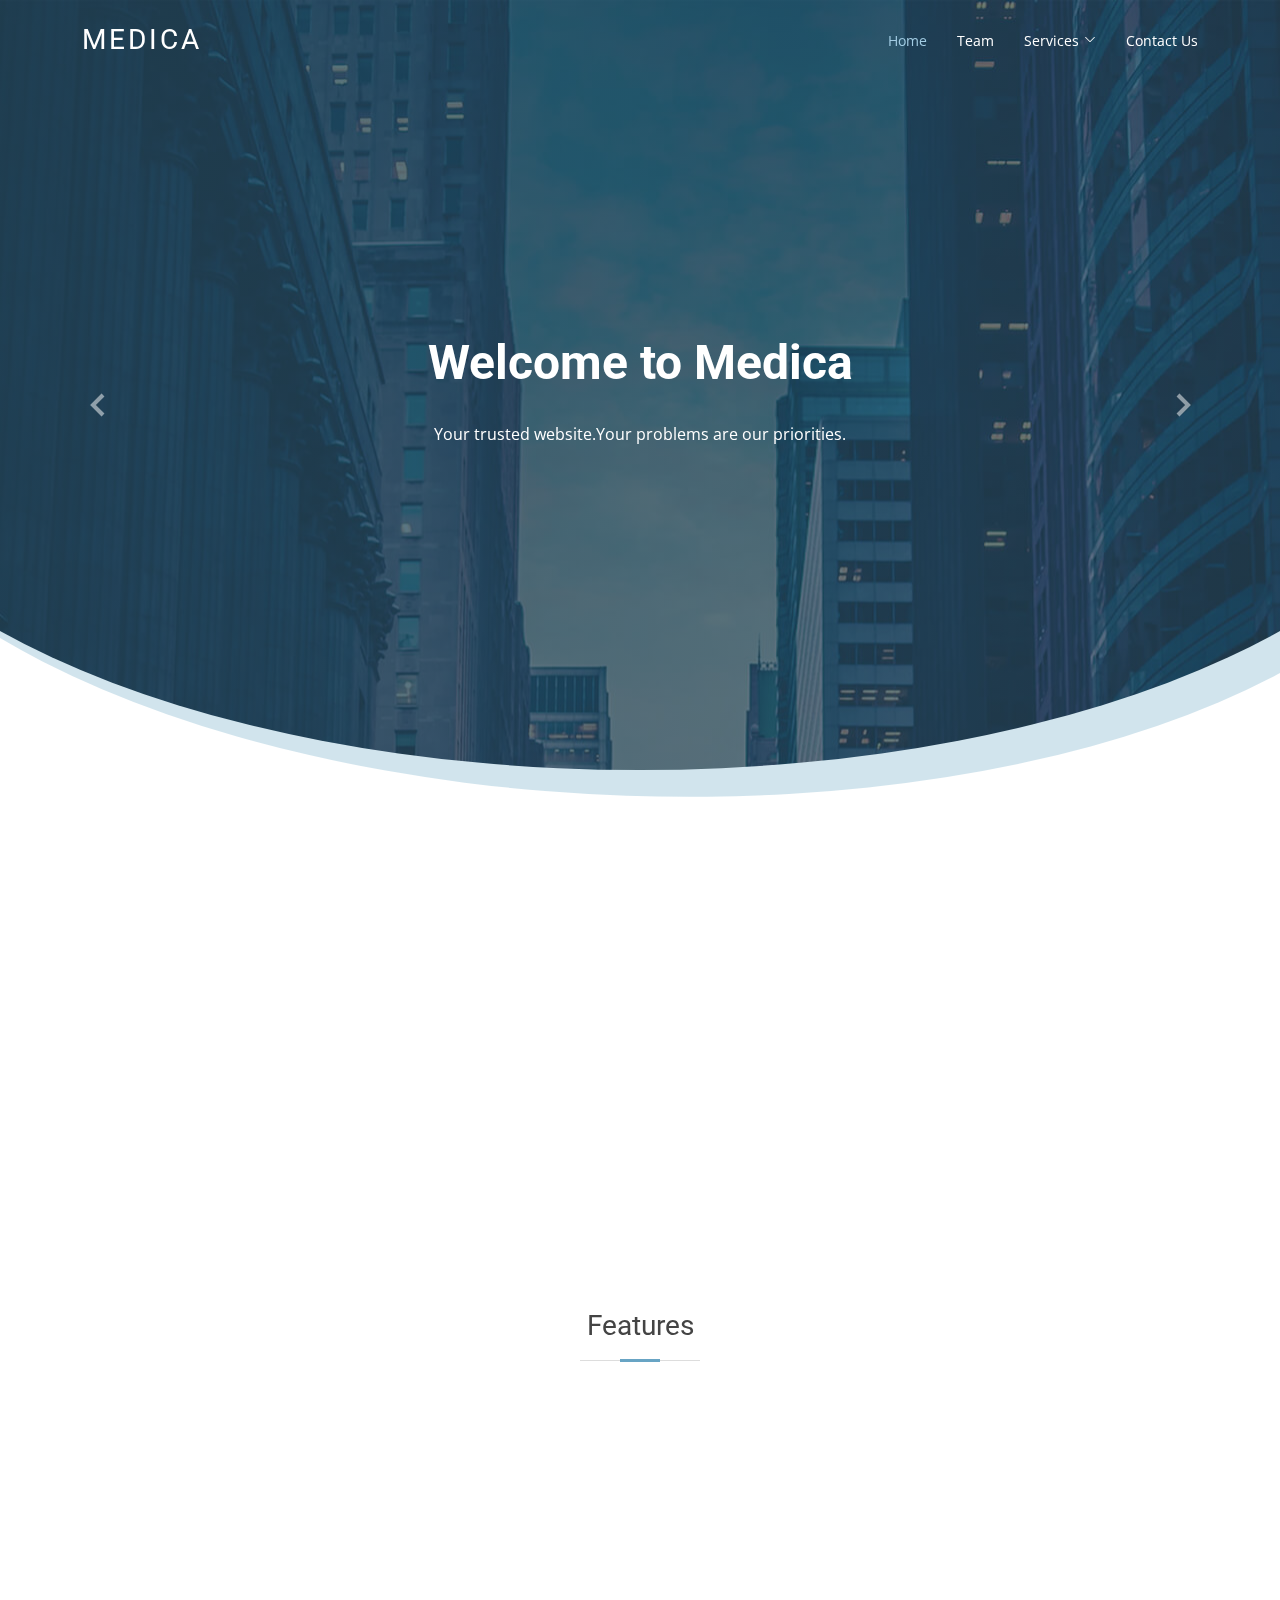
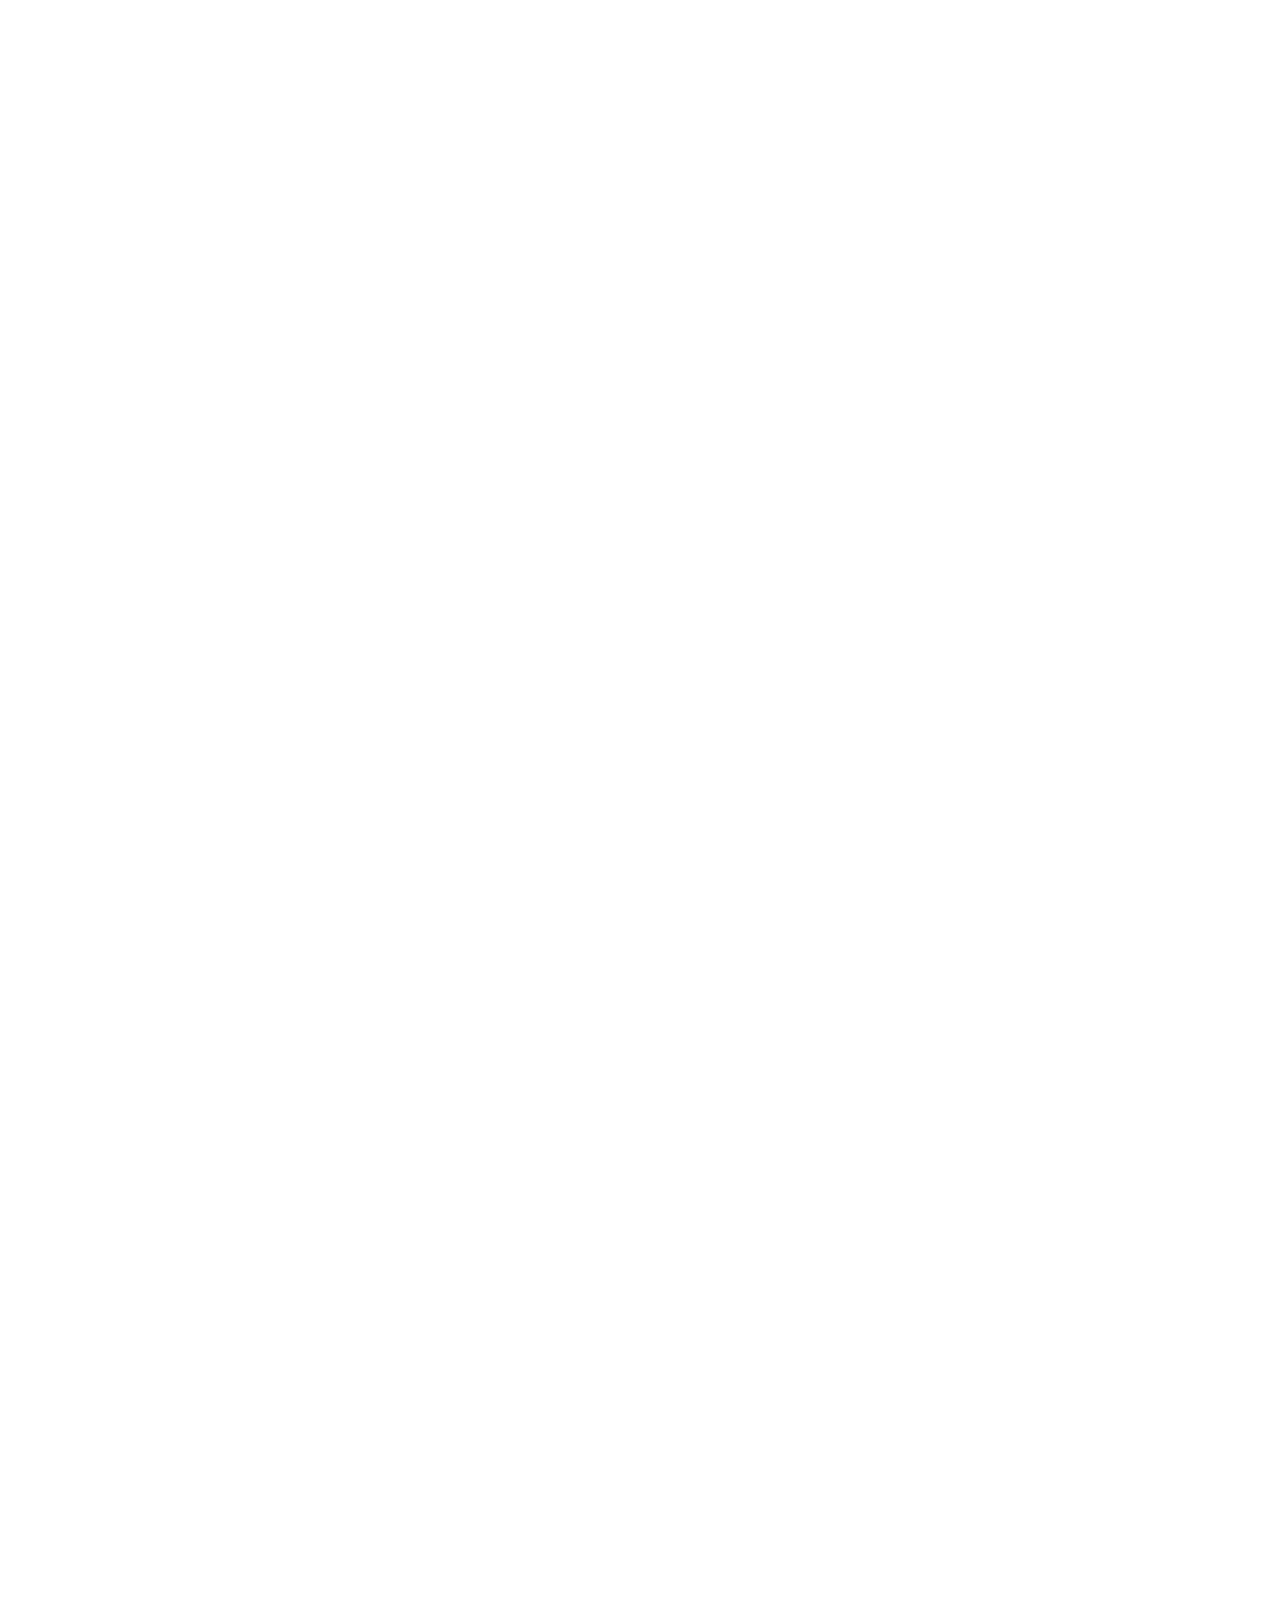
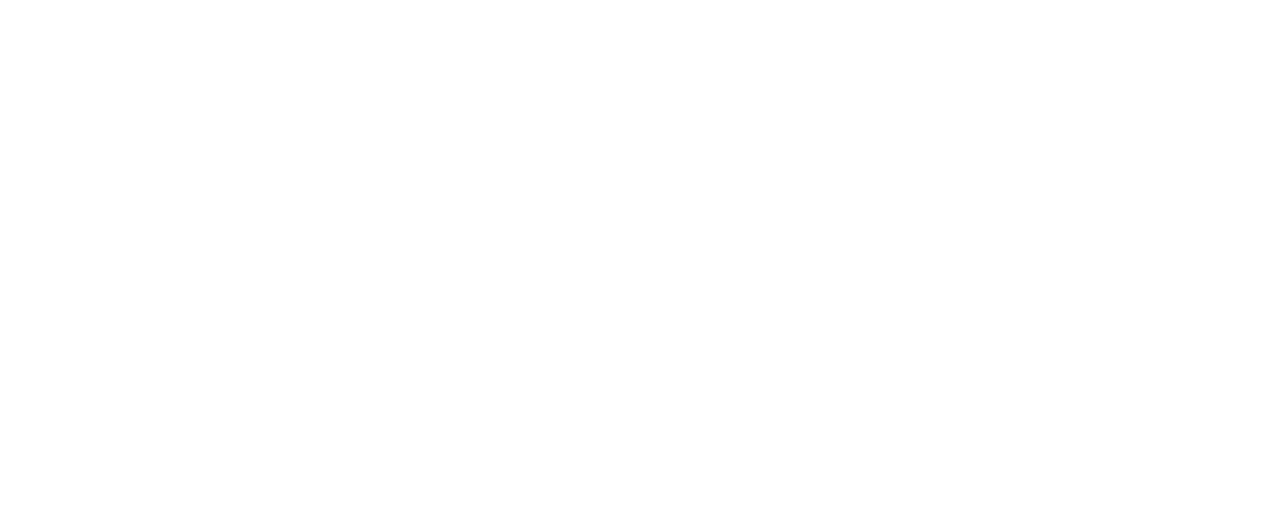
<file: lab7/index.html>
<!DOCTYPE html>
<html lang="en">

<head>
  <meta charset="utf-8">
  <meta content="width=device-width, initial-scale=1.0" name="viewport">

  <title>Medica</title>
  <meta content="" name="description">
  <meta content="" name="keywords">

  <!-- Favicons -->
  <link href="assets/img/favicon.png" rel="icon">
  <link href="assets/img/apple-touch-icon.png" rel="apple-touch-icon">

  <!-- Google Fonts -->
  <link href="https://fonts.googleapis.com/css?family=Open+Sans:300,300i,400,400i,600,600i,700,700i|Roboto:300,300i,400,400i,500,500i,700,700i&display=swap" rel="stylesheet">

  <!-- Vendor CSS Files -->
  <link href="assets/vendor/animate.css/animate.min.css" rel="stylesheet">
  <link href="assets/vendor/aos/aos.css" rel="stylesheet">
  <link href="assets/vendor/bootstrap/css/bootstrap.min.css" rel="stylesheet">
  <link href="assets/vendor/bootstrap-icons/bootstrap-icons.css" rel="stylesheet">
  <link href="assets/vendor/boxicons/css/boxicons.min.css" rel="stylesheet">
  <link href="assets/vendor/glightbox/css/glightbox.min.css" rel="stylesheet">
  <link href="assets/vendor/swiper/swiper-bundle.min.css" rel="stylesheet">

  <!-- Template Main CSS File -->
  <link href="assets/css/style.css" rel="stylesheet">

  <!-- =======================================================
  * Template Name: Moderna - v4.3.0
  * Template URL: https://bootstrapmade.com/free-bootstrap-template-corporate-moderna/
  * Author: BootstrapMade.com
  * License: https://bootstrapmade.com/license/
  ======================================================== -->
</head>

<body>

  <!-- ======= Header ======= -->
  <header id="header" class="fixed-top d-flex align-items-center header-transparent">
    <div class="container d-flex justify-content-between align-items-center">

      <div class="logo">
        <h1 class="text-light"><a href="index.html"><span>Medica</span></a></h1>
        <!-- Uncomment below if you prefer to use an image logo -->
        <!-- <a href="index.html"><img src="assets/img/logo.png" alt="" class="img-fluid"></a>-->
      </div>

      <nav id="navbar" class="navbar">
        <ul>
          <li><a class="active " href="index.html">Home</a></li>
          <li><a href="team.html">Team</a></li>
          <li class="dropdown"><a href="#"><span>Services</span> <i class="bi bi-chevron-down"></i></a>
            <ul>
              <li><a href="http://localhost/MEDICA_PROJECT/lab7/blood_bank_search.php">Blood Bank</a></li>
              <li><a href="http://localhost/MEDICA_PROJECT/lab7/vaccination.php">COVID</a></li>
              <li><a href="http://localhost/MEDICA_PROJECT/lab7/ambulance.php">Ambulance</a></li>
              <li><a href="http://localhost/MEDICA_PROJECT/lab7/hospital_search.php">ICU</a></li>
            </ul>
          </li>
          <li><a href="contact.html">Contact Us</a></li>
        </ul>
        <i class="bi bi-list mobile-nav-toggle"></i>
      </nav><!-- .navbar -->

    </div>
  </header><!-- End Header -->

  <!-- ======= Hero Section ======= -->
  <section id="hero" class="d-flex justify-cntent-center align-items-center">
    <div id="heroCarousel" class="container carousel carousel-fade" data-bs-ride="carousel" data-bs-interval="5000">

      <!-- Slide 1 -->
      <div class="carousel-item active">
        <div class="carousel-container">
          <h2 class="animate__animated animate__fadeInDown">Welcome to <span>Medica</span></h2>
          <p class="animate__animated animate__fadeInUp">Your trusted website.Your problems are our priorities.</p>
          
        </div>
      </div>

      <!-- Slide 2 -->
      <div class="carousel-item">
        <div class="carousel-container">
          <h2 class="animate__animated animate__fadeInDown">Today's Corona update in Bangladesh</h2>
          <p class="animate__animated animate__fadeInUp">Affected:2325<br>Deaths: 38<br>
      Recovered:3856<br></p>
          
        </div>
      </div>

      <!-- Slide 3 -->
      <div class="carousel-item">
        <div class="carousel-container">
          <h2 class="animate__animated animate__fadeInDown">Have you registered for Covid-19 vaccine yet? If not, Click the link below to register</h2>
          <p class="animate__animated animate__fadeInUp"><a href="https://www.google.com/url?sa=t&rct=j&q=&esrc=s&source=web&cd=&cad=rja&uact=8&ved=2ahUKEwiPt9XUg_XyAhWab30KHSiUBR0QFnoECAIQAQ&url=https%3A%2F%2Fsurokkha.gov.bd%2F&usg=AOvVaw1YGGh2sk4WYc3scrzForE0" target="_blank">Covid registration</a></p>
        
        </div>
      </div>


      <a class="carousel-control-prev" href="#heroCarousel" role="button" data-bs-slide="prev">
        <span class="carousel-control-prev-icon bx bx-chevron-left" aria-hidden="true"></span>
      </a>

      <a class="carousel-control-next" href="#heroCarousel" role="button" data-bs-slide="next">
        <span class="carousel-control-next-icon bx bx-chevron-right" aria-hidden="true"></span>
      </a>

    </div>
  </section><!-- End Hero -->

  <main id="main">

    <!-- ======= Services Section ======= -->
    <section class="services">
      <div class="container">

        <div class="row">
          <div class="col-md-6 col-lg-3 d-flex align-items-stretch" data-aos="fade-up">
            <div class="icon-box icon-box-pink">
              <h4 class="title"><a href="http://localhost/MEDICA_PROJECT/lab7/blood_bank_search.php">Blood Bank</a></h4>
              <p class="description">Want to donate blood? Register yourself now! You can also get emergency blood for a person in need.</p>
            </div>
          </div>

          <div class="col-md-6 col-lg-3 d-flex align-items-stretch" data-aos="fade-up" data-aos-delay="100">
            <div class="icon-box icon-box-cyan">
              <h4 class="title"><a href="">Covid</a></h4>
              <p class="description">Facing issues related to Covid-19? Click here to know more.</p>
            </div>
          </div>

          <div class="col-md-6 col-lg-3 d-flex align-items-stretch" data-aos="fade-up" data-aos-delay="200">
            <div class="icon-box icon-box-green">
              <h4 class="title"><a href="http://localhost/MEDICA_PROJECT/lab7/ambulance.php">Ambulance</a></h4>
              <p class="description">Need an ambulance? We provide ambulance in any time, moment and situation.</p>
            </div>
          </div>

          <div class="col-md-6 col-lg-3 d-flex align-items-stretch" data-aos="fade-up" data-aos-delay="200">
            <div class="icon-box icon-box-blue">
              <h4 class="title"><a href="http://localhost/MEDICA_PROJECT/lab7/hospital_search.php">ICU</a></h4>
              <p class="description">Need ICU? Click here to see vacant Covid and general ICU beds available at present in the hospitals of Bangladesh.</p>
            </div>
          </div>

        </div>

      </div>
    </section><!-- End Services Section -->

    
    <!-- ======= Features Section ======= -->
    <section class="features">
      <div class="container">

        <div class="section-title">
          <h2>Features</h2>
          
        </div>

        <div class="row" data-aos="fade-up">
          <div class="col-md-5">
            <img src="assets/img/b.jpg" class="img-fluid" alt="">
          </div>
          <div class="col-md-7 pt-4">
            <h3>Blood Bank</h3>
            
            <ul>
              <li><i class="bi bi-check"></i> Enlist yourself to donate blood.</li>
              <li><i class="bi bi-check"></i> Search for a blood-donor.</li>
            <li><i class="bi bi-check"></i> Search for available blood in hospital blood banks.</li>
            </ul>
          </div>
        </div>

        <div class="row" data-aos="fade-up">
          <div class="col-md-5 order-1 order-md-2">
            <img src="assets/img/covid.jpg" class="img-fluid" alt="">
          </div>
          <div class="col-md-7 pt-5 order-2 order-md-1">
            <h3>Covid</h3>
           <ul>
              <li><i class="bi bi-check"></i> See today's covid update.</li>
              <li><i class="bi bi-check"></i> Search for Covid symptoms.</li>
            <li><i class="bi bi-check"></i> Emergency Helpline.</li>
            <li><i class="bi bi-check"></i> Register for covid vaccine.</li>
            <li><i class="bi bi-check"></i> Search for emergency oxygen cylinder.</li>
            </ul>
          </div>
        </div>

        <div class="row" data-aos="fade-up">
          <div class="col-md-5">
            <img src="assets/img/amb.jpg" class="img-fluid" alt="">
          </div>
          <div class="col-md-7 pt-5">
            <h3>Ambulance</h3>
            
            <ul>
              <li><i class="bi bi-check"></i> Search for preferred ambulance.</li>
            </ul>
          </div>
        </div>

        <div class="row" data-aos="fade-up">
          <div class="col-md-5 order-1 order-md-2">
            <img src="assets/img/icu.jpg" class="img-fluid" alt="">
          </div>
          <div class="col-md-7 pt-5 order-2 order-md-1">
            <h3>ICU</h3>
            <ul>
              <li><i class="bi bi-check"></i> Search for general ICU.</li>
              <li><i class="bi bi-check"></i> Search for Covid ICU.</li>
            </ul>
          </div>
        </div>

      </div>
    </section><!-- End Features Section -->

  </main><!-- End #main -->

  <!-- ======= Footer ======= -->
  <footer id="footer" data-aos="fade-up" data-aos-easing="ease-in-out" data-aos-duration="500">

    

    <div class="footer-top">
      <div class="container">
        <div class="row">

          <div class="col-lg-3 col-md-6 footer-links">
            <h4>Useful Links</h4>
            <ul>
              <li><i class="bx bx-chevron-right"></i> <a href="index.html">Home</a></li>
              <li><i class="bx bx-chevron-right"></i> <a href="team.html">Team</a></li>
              <li><i class="bx bx-chevron-right"></i> <a href="contact.html">Contact us</a></li>
            </ul>
          </div>

          <div class="col-lg-3 col-md-6 footer-links">
            <h4>Our Services</h4>
            <ul>
              <li><i class="bx bx-chevron-right"></i> <a href="http://localhost/MEDICA_PROJECT/lab7/blood_bank_search.php">Blood Bank</a></li>
              <li><i class="bx bx-chevron-right"></i> <a href="http://localhost/MEDICA_PROJECT/lab7/vaccination.php">Covid</a></li>
              <li><i class="bx bx-chevron-right"></i> <a href="http://localhost/MEDICA_PROJECT/lab7/ambulance.php">Ambulance</a></li>
              <li><i class="bx bx-chevron-right"></i> <a href="http://localhost/MEDICA_PROJECT/lab7/hospital_search.php">ICU</a></li>
            </ul>
          </div>

          <div class="col-lg-3 col-md-6 footer-contact">
            <h4>Contact Us</h4>
            <p>
              68/A Sonalibag, <br>
              Wireless Railgate Bara Moghbazar,<br>
              Dhaka 1217,Bangladesh <br><br>
              <strong>Phone:</strong> +8801537464293<br>
              <strong>Email:</strong> medica077993@gmail.com<br>
            </p>

          </div>

          <div class="col-lg-3 col-md-6 footer-info">
            <h3>About Medica</h3>
            <p>It’s a website that is dedicated for emergency medical information and medical purpose. It will provide information during medical emergency situation, like in need of ICU, ambulance, blood etc. This website will be time saving and extremely helpful for the people in need.</p>
            <div class="social-links mt-3">
              <a href="#" class="twitter"><i class="bx bxl-twitter"></i></a>
              <a href="#" class="facebook"><i class="bx bxl-facebook"></i></a>
              <a href="#" class="instagram"><i class="bx bxl-instagram"></i></a>
              <a href="#" class="linkedin"><i class="bx bxl-linkedin"></i></a>
            </div>
          </div>

        </div>
      </div>
    </div>

    <div class="container">
      <div class="copyright">
        &copy; Copyright <strong><span>Medica</span></strong>. All Rights Reserved
      </div>
    </div>
  </footer><!-- End Footer -->

  <a href="#" class="back-to-top d-flex align-items-center justify-content-center"><i class="bi bi-arrow-up-short"></i></a>

  <!-- Vendor JS Files -->
  <script src="assets/vendor/aos/aos.js"></script>
  <script src="assets/vendor/bootstrap/js/bootstrap.bundle.min.js"></script>
  <script src="assets/vendor/glightbox/js/glightbox.min.js"></script>
  <script src="assets/vendor/isotope-layout/isotope.pkgd.min.js"></script>
  <script src="assets/vendor/php-email-form/validate.js"></script>
  <script src="assets/vendor/purecounter/purecounter.js"></script>
  <script src="assets/vendor/swiper/swiper-bundle.min.js"></script>
  <script src="assets/vendor/waypoints/noframework.waypoints.js"></script>

  <!-- Template Main JS File -->
  <script src="assets/js/main.js"></script>

</body>

</html>
</file>
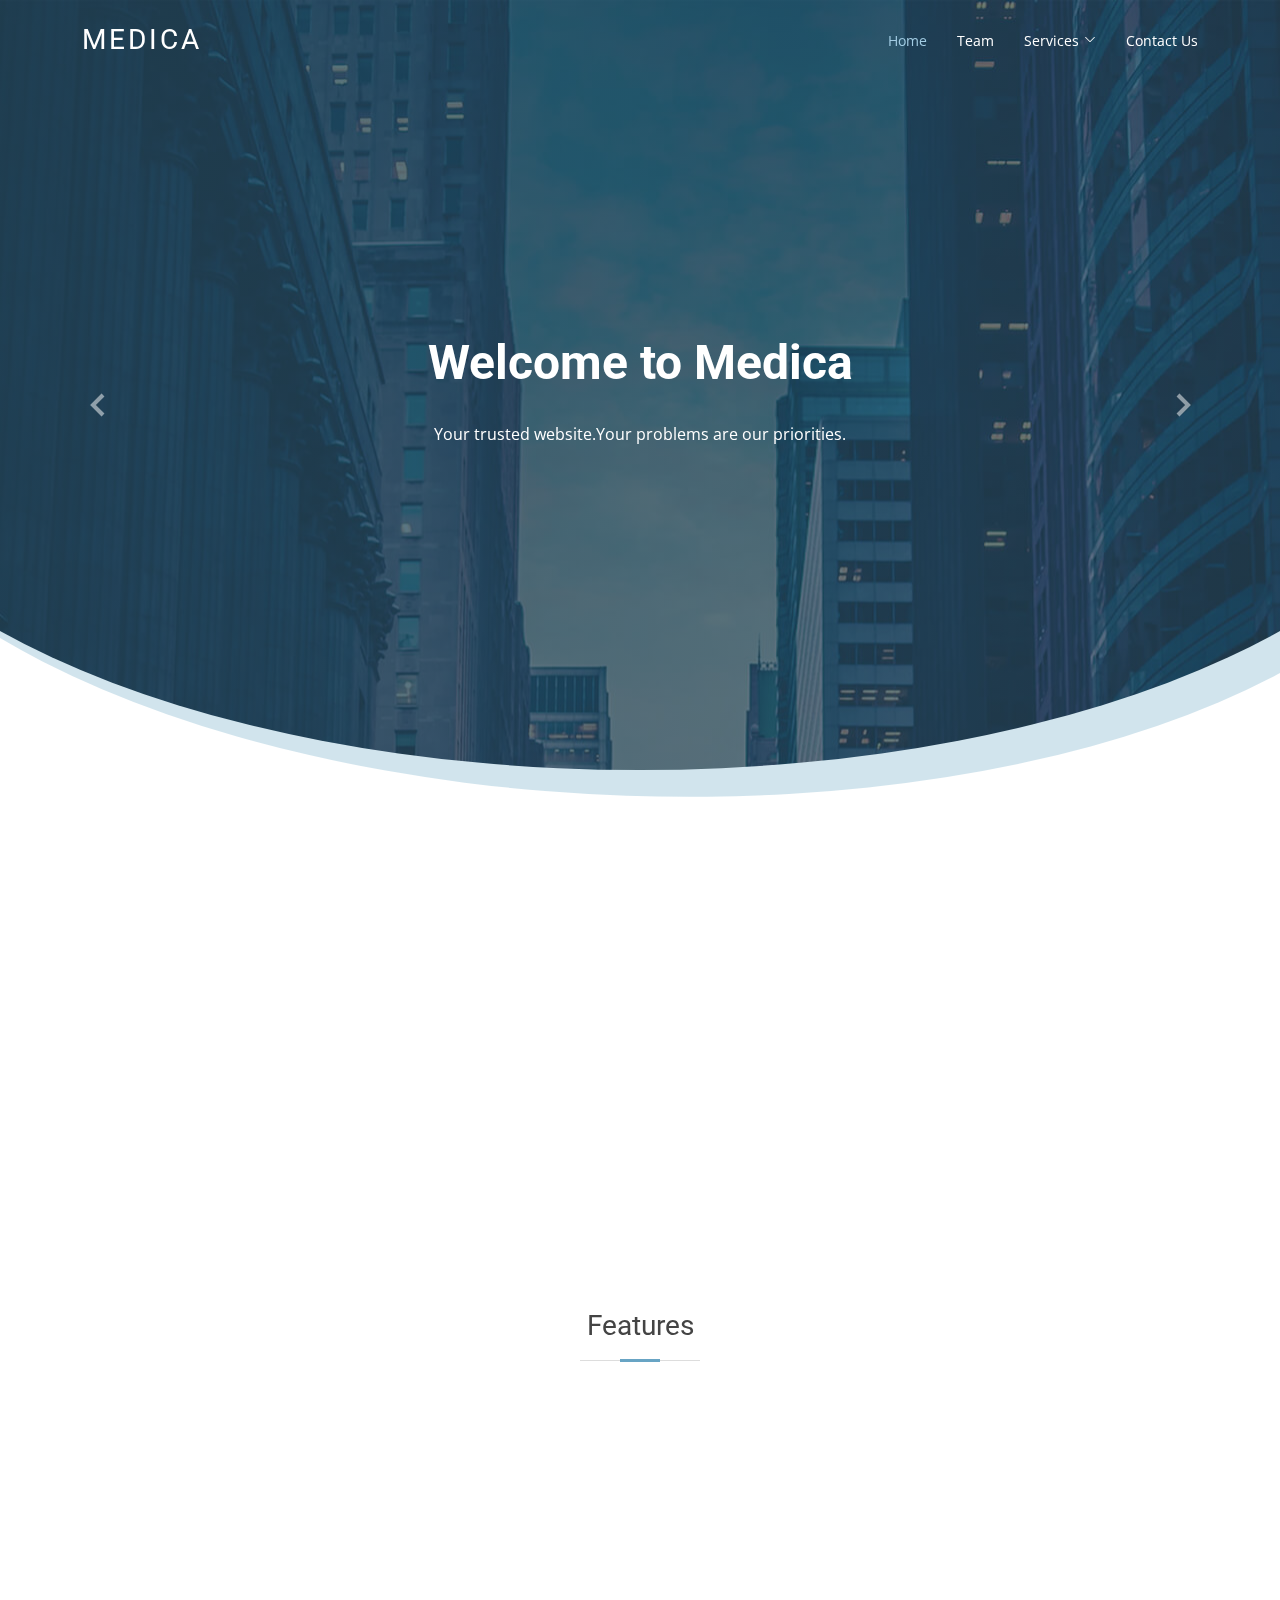
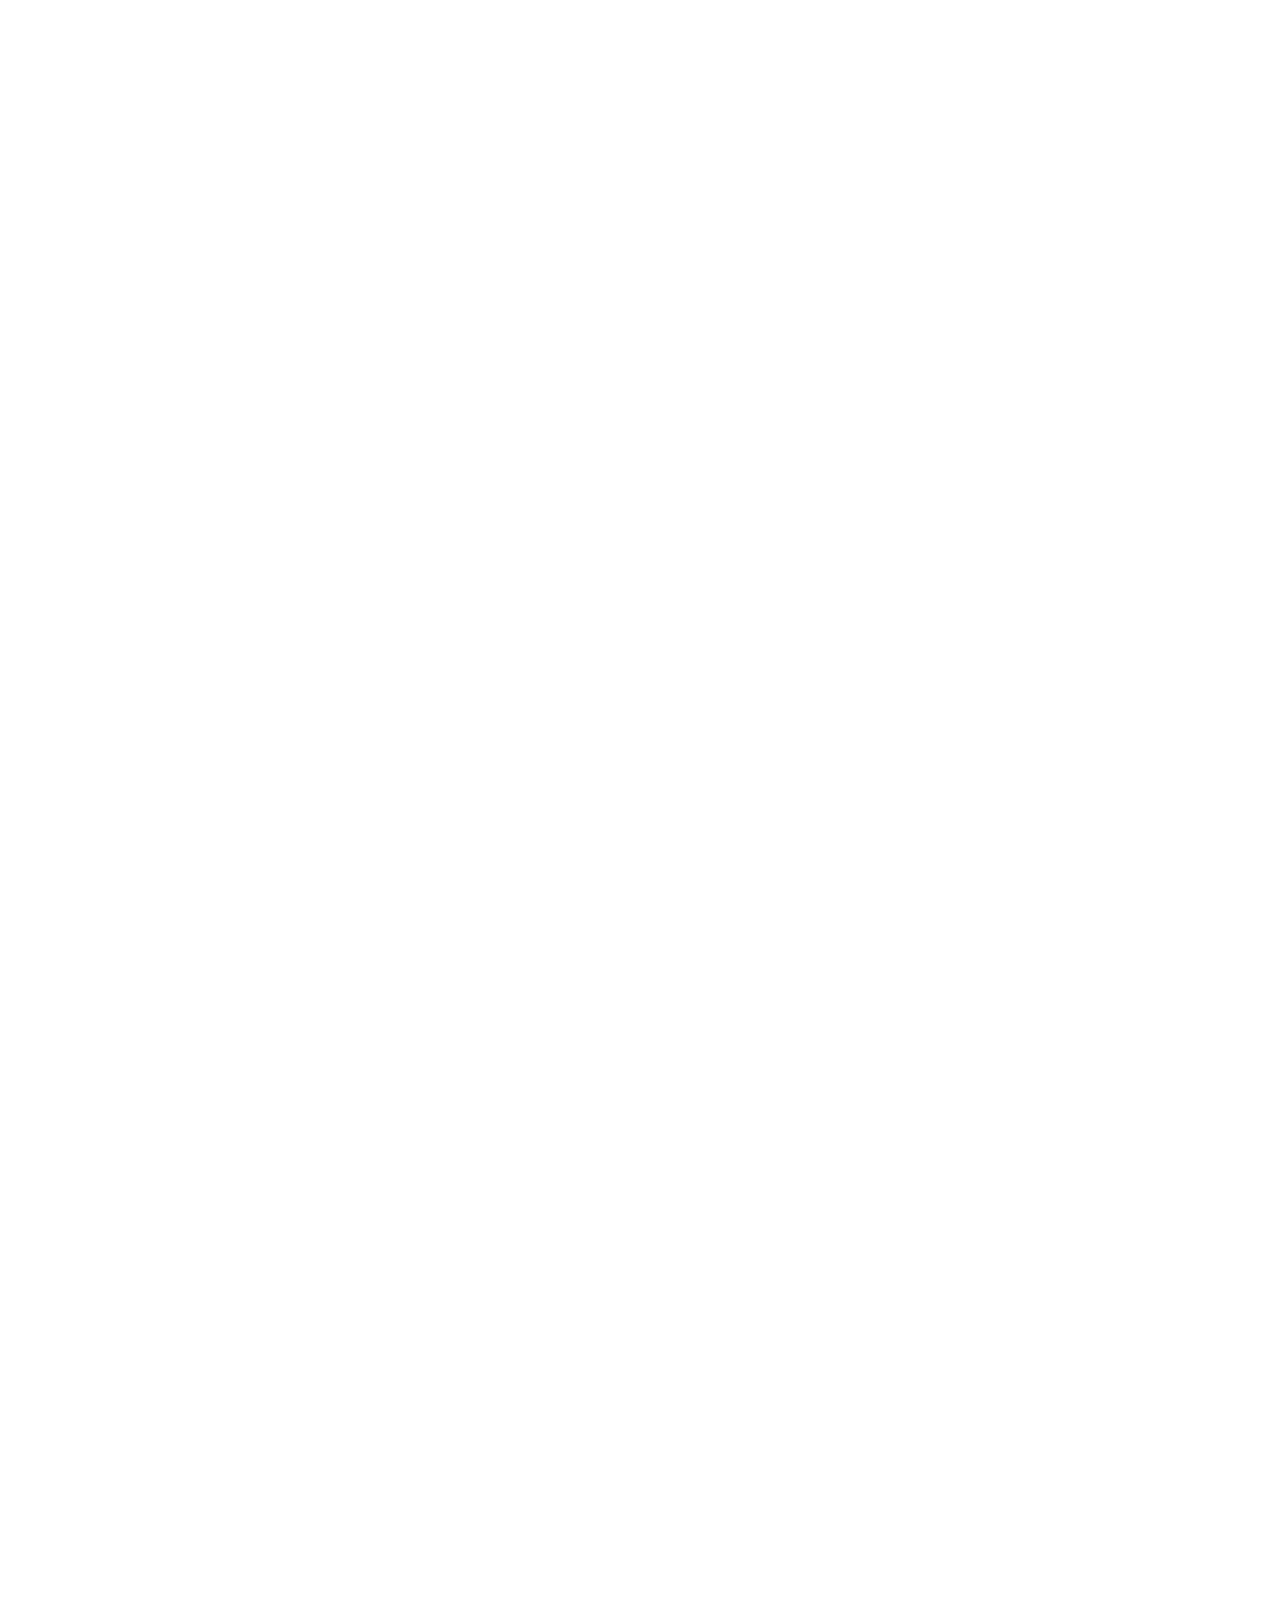
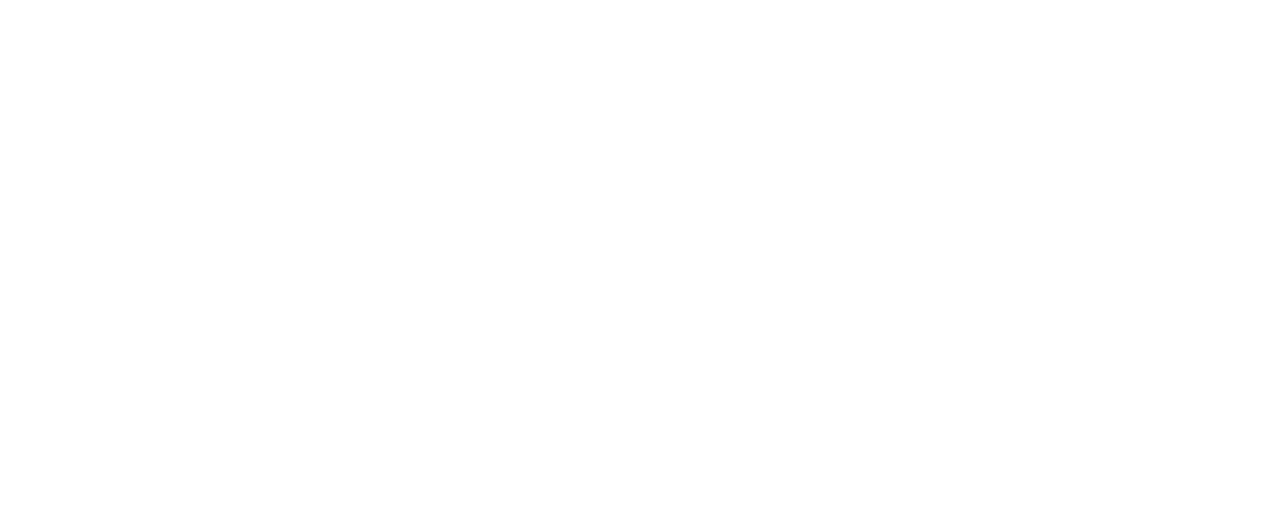
<file: Medica/index.html>
<!DOCTYPE html>
<html lang="en">

<head>
  <meta charset="utf-8">
  <meta content="width=device-width, initial-scale=1.0" name="viewport">

  <title>Medica</title>
  <meta content="" name="description">
  <meta content="" name="keywords">

  <!-- Favicons -->
  <link href="assets/img/favicon.png" rel="icon">
  <link href="assets/img/apple-touch-icon.png" rel="apple-touch-icon">

  <!-- Google Fonts -->
  <link href="https://fonts.googleapis.com/css?family=Open+Sans:300,300i,400,400i,600,600i,700,700i|Roboto:300,300i,400,400i,500,500i,700,700i&display=swap" rel="stylesheet">

  <!-- Vendor CSS Files -->
  <link href="assets/vendor/animate.css/animate.min.css" rel="stylesheet">
  <link href="assets/vendor/aos/aos.css" rel="stylesheet">
  <link href="assets/vendor/bootstrap/css/bootstrap.min.css" rel="stylesheet">
  <link href="assets/vendor/bootstrap-icons/bootstrap-icons.css" rel="stylesheet">
  <link href="assets/vendor/boxicons/css/boxicons.min.css" rel="stylesheet">
  <link href="assets/vendor/glightbox/css/glightbox.min.css" rel="stylesheet">
  <link href="assets/vendor/swiper/swiper-bundle.min.css" rel="stylesheet">

  <!-- Template Main CSS File -->
  <link href="assets/css/style.css" rel="stylesheet">

  <!-- =======================================================
  * Template Name: Moderna - v4.3.0
  * Template URL: https://bootstrapmade.com/free-bootstrap-template-corporate-moderna/
  * Author: BootstrapMade.com
  * License: https://bootstrapmade.com/license/
  ======================================================== -->
</head>

<body>

  <!-- ======= Header ======= -->
  <header id="header" class="fixed-top d-flex align-items-center header-transparent">
    <div class="container d-flex justify-content-between align-items-center">

      <div class="logo">
        <h1 class="text-light"><a href="index.html"><span>Medica</span></a></h1>
        <!-- Uncomment below if you prefer to use an image logo -->
        <!-- <a href="index.html"><img src="assets/img/logo.png" alt="" class="img-fluid"></a>-->
      </div>

      <nav id="navbar" class="navbar">
        <ul>
          <li><a class="active " href="index.html">Home</a></li>
          <li><a href="team.html">Team</a></li>
          <li class="dropdown"><a href="#"><span>Services</span> <i class="bi bi-chevron-down"></i></a>
            <ul>
              <li><a href="http://localhost/lab7/output.php">Blood Bank</a></li>
              <li><a href="#">COVID</a></li>
              <li><a href="#">Ambulance</a></li>
              <li><a href="#">ICU</a></li>
            </ul>
          </li>
          <li><a href="contact.html">Contact Us</a></li>
        </ul>
        <i class="bi bi-list mobile-nav-toggle"></i>
      </nav><!-- .navbar -->

    </div>
  </header><!-- End Header -->

  <!-- ======= Hero Section ======= -->
  <section id="hero" class="d-flex justify-cntent-center align-items-center">
    <div id="heroCarousel" class="container carousel carousel-fade" data-bs-ride="carousel" data-bs-interval="5000">

      <!-- Slide 1 -->
      <div class="carousel-item active">
        <div class="carousel-container">
          <h2 class="animate__animated animate__fadeInDown">Welcome to <span>Medica</span></h2>
          <p class="animate__animated animate__fadeInUp">Your trusted website.Your problems are our priorities.</p>
          
        </div>
      </div>

      <!-- Slide 2 -->
      <div class="carousel-item">
        <div class="carousel-container">
          <h2 class="animate__animated animate__fadeInDown">Today's Corona update in Bangladesh</h2>
          <p class="animate__animated animate__fadeInUp">Affected:2325<br>Deaths: 38<br>
Recovered:3856<br></p>
          
        </div>
      </div>

      <!-- Slide 3 -->
      <div class="carousel-item">
        <div class="carousel-container">
          <h2 class="animate__animated animate__fadeInDown">Have you registered for Covid-19 vaccine yet? If not, Click the link below to register</h2>
          <p class="animate__animated animate__fadeInUp"><a href="https://www.google.com/url?sa=t&rct=j&q=&esrc=s&source=web&cd=&cad=rja&uact=8&ved=2ahUKEwiPt9XUg_XyAhWab30KHSiUBR0QFnoECAIQAQ&url=https%3A%2F%2Fsurokkha.gov.bd%2F&usg=AOvVaw1YGGh2sk4WYc3scrzForE0" target="_blank">Covid registration</a></p>
        
        </div>
      </div>


      <a class="carousel-control-prev" href="#heroCarousel" role="button" data-bs-slide="prev">
        <span class="carousel-control-prev-icon bx bx-chevron-left" aria-hidden="true"></span>
      </a>

      <a class="carousel-control-next" href="#heroCarousel" role="button" data-bs-slide="next">
        <span class="carousel-control-next-icon bx bx-chevron-right" aria-hidden="true"></span>
      </a>

    </div>
  </section><!-- End Hero -->

  <main id="main">

    <!-- ======= Services Section ======= -->
    <section class="services">
      <div class="container">

        <div class="row">
          <div class="col-md-6 col-lg-3 d-flex align-items-stretch" data-aos="fade-up">
            <div class="icon-box icon-box-pink">
              <h4 class="title"><a href="">Blood Bank</a></h4>
              <p class="description">Want to donate blood? Register yourself now! You can also get emergency blood for a person in need.</p>
            </div>
          </div>

          <div class="col-md-6 col-lg-3 d-flex align-items-stretch" data-aos="fade-up" data-aos-delay="100">
            <div class="icon-box icon-box-cyan">
              <h4 class="title"><a href="">Covid</a></h4>
              <p class="description">Facing issues related to Covid-19? Click here to know more.</p>
            </div>
          </div>

          <div class="col-md-6 col-lg-3 d-flex align-items-stretch" data-aos="fade-up" data-aos-delay="200">
            <div class="icon-box icon-box-green">
              <h4 class="title"><a href="">Ambulance</a></h4>
              <p class="description">Need an ambulance? We provide ambulance in any time, moment and situation.</p>
            </div>
          </div>

          <div class="col-md-6 col-lg-3 d-flex align-items-stretch" data-aos="fade-up" data-aos-delay="200">
            <div class="icon-box icon-box-blue">
              <h4 class="title"><a href="">ICU</a></h4>
              <p class="description">Need ICU? Click here to see vacant Covid and general ICU beds available at present in the hospitals of Bangladesh.</p>
            </div>
          </div>

        </div>

      </div>
    </section><!-- End Services Section -->

    
    <!-- ======= Features Section ======= -->
    <section class="features">
      <div class="container">

        <div class="section-title">
          <h2>Features</h2>
          
        </div>

        <div class="row" data-aos="fade-up">
          <div class="col-md-5">
            <img src="assets/img/b.jpg" class="img-fluid" alt="">
          </div>
          <div class="col-md-7 pt-4">
            <h3>Blood Bank</h3>
            
            <ul>
              <li><i class="bi bi-check"></i> Enlist yourself to donate blood.</li>
              <li><i class="bi bi-check"></i> Search for a blood-donor.</li>
            <li><i class="bi bi-check"></i> Search for available blood in hospital blood banks.</li>
            </ul>
          </div>
        </div>

        <div class="row" data-aos="fade-up">
          <div class="col-md-5 order-1 order-md-2">
            <img src="assets/img/covid.jpg" class="img-fluid" alt="">
          </div>
          <div class="col-md-7 pt-5 order-2 order-md-1">
            <h3>Covid</h3>
           <ul>
              <li><i class="bi bi-check"></i> See today's covid update.</li>
              <li><i class="bi bi-check"></i> Search for Covid symptoms.</li>
            <li><i class="bi bi-check"></i> Emergency Helpline.</li>
            <li><i class="bi bi-check"></i> Register for covid vaccine.</li>
            <li><i class="bi bi-check"></i> Search for emergency oxygen cylinder.</li>
            </ul>
          </div>
        </div>

        <div class="row" data-aos="fade-up">
          <div class="col-md-5">
            <img src="assets/img/amb.jpg" class="img-fluid" alt="">
          </div>
          <div class="col-md-7 pt-5">
            <h3>Ambulance</h3>
            
            <ul>
              <li><i class="bi bi-check"></i> Search for preferred ambulance.</li>
            </ul>
          </div>
        </div>

        <div class="row" data-aos="fade-up">
          <div class="col-md-5 order-1 order-md-2">
            <img src="assets/img/icu.jpg" class="img-fluid" alt="">
          </div>
          <div class="col-md-7 pt-5 order-2 order-md-1">
            <h3>ICU</h3>
            <ul>
              <li><i class="bi bi-check"></i> Search for general ICU.</li>
              <li><i class="bi bi-check"></i> Search for Covid ICU.</li>
            </ul>
          </div>
        </div>

      </div>
    </section><!-- End Features Section -->

  </main><!-- End #main -->

  <!-- ======= Footer ======= -->
  <footer id="footer" data-aos="fade-up" data-aos-easing="ease-in-out" data-aos-duration="500">

    

    <div class="footer-top">
      <div class="container">
        <div class="row">

          <div class="col-lg-3 col-md-6 footer-links">
            <h4>Useful Links</h4>
            <ul>
              <li><i class="bx bx-chevron-right"></i> <a href="index.html">Home</a></li>
              <li><i class="bx bx-chevron-right"></i> <a href="team.html">Team</a></li>
              <li><i class="bx bx-chevron-right"></i> <a href="contact.html">Contact us</a></li>
            </ul>
          </div>

          <div class="col-lg-3 col-md-6 footer-links">
            <h4>Our Services</h4>
            <ul>
              <li><i class="bx bx-chevron-right"></i> <a href="#">Blood Bank</a></li>
              <li><i class="bx bx-chevron-right"></i> <a href="#">Covid</a></li>
              <li><i class="bx bx-chevron-right"></i> <a href="#">Ambulance</a></li>
              <li><i class="bx bx-chevron-right"></i> <a href="#">ICU</a></li>
            </ul>
          </div>

          <div class="col-lg-3 col-md-6 footer-contact">
            <h4>Contact Us</h4>
            <p>
              68/A Sonalibag, <br>
              Wireless Railgate Bara Moghbazar,<br>
              Dhaka 1217,Bangladesh <br><br>
              <strong>Phone:</strong> +8801537464293<br>
              <strong>Email:</strong> medica077993@gmail.com<br>
            </p>

          </div>

          <div class="col-lg-3 col-md-6 footer-info">
            <h3>About Medica</h3>
            <p>It’s a website that is dedicated for emergency medical information and medical purpose. It will provide information during medical emergency situation, like in need of ICU, ambulance, blood etc. This website will be time saving and extremely helpful for the people in need.</p>
            <div class="social-links mt-3">
              <a href="#" class="twitter"><i class="bx bxl-twitter"></i></a>
              <a href="#" class="facebook"><i class="bx bxl-facebook"></i></a>
              <a href="#" class="instagram"><i class="bx bxl-instagram"></i></a>
              <a href="#" class="linkedin"><i class="bx bxl-linkedin"></i></a>
            </div>
          </div>

        </div>
      </div>
    </div>

    <div class="container">
      <div class="copyright">
        &copy; Copyright <strong><span>Medica</span></strong>. All Rights Reserved
      </div>
    </div>
  </footer><!-- End Footer -->

  <a href="#" class="back-to-top d-flex align-items-center justify-content-center"><i class="bi bi-arrow-up-short"></i></a>

  <!-- Vendor JS Files -->
  <script src="assets/vendor/aos/aos.js"></script>
  <script src="assets/vendor/bootstrap/js/bootstrap.bundle.min.js"></script>
  <script src="assets/vendor/glightbox/js/glightbox.min.js"></script>
  <script src="assets/vendor/isotope-layout/isotope.pkgd.min.js"></script>
  <script src="assets/vendor/php-email-form/validate.js"></script>
  <script src="assets/vendor/purecounter/purecounter.js"></script>
  <script src="assets/vendor/swiper/swiper-bundle.min.js"></script>
  <script src="assets/vendor/waypoints/noframework.waypoints.js"></script>

  <!-- Template Main JS File -->
  <script src="assets/js/main.js"></script>

</body>

</html>
</file>
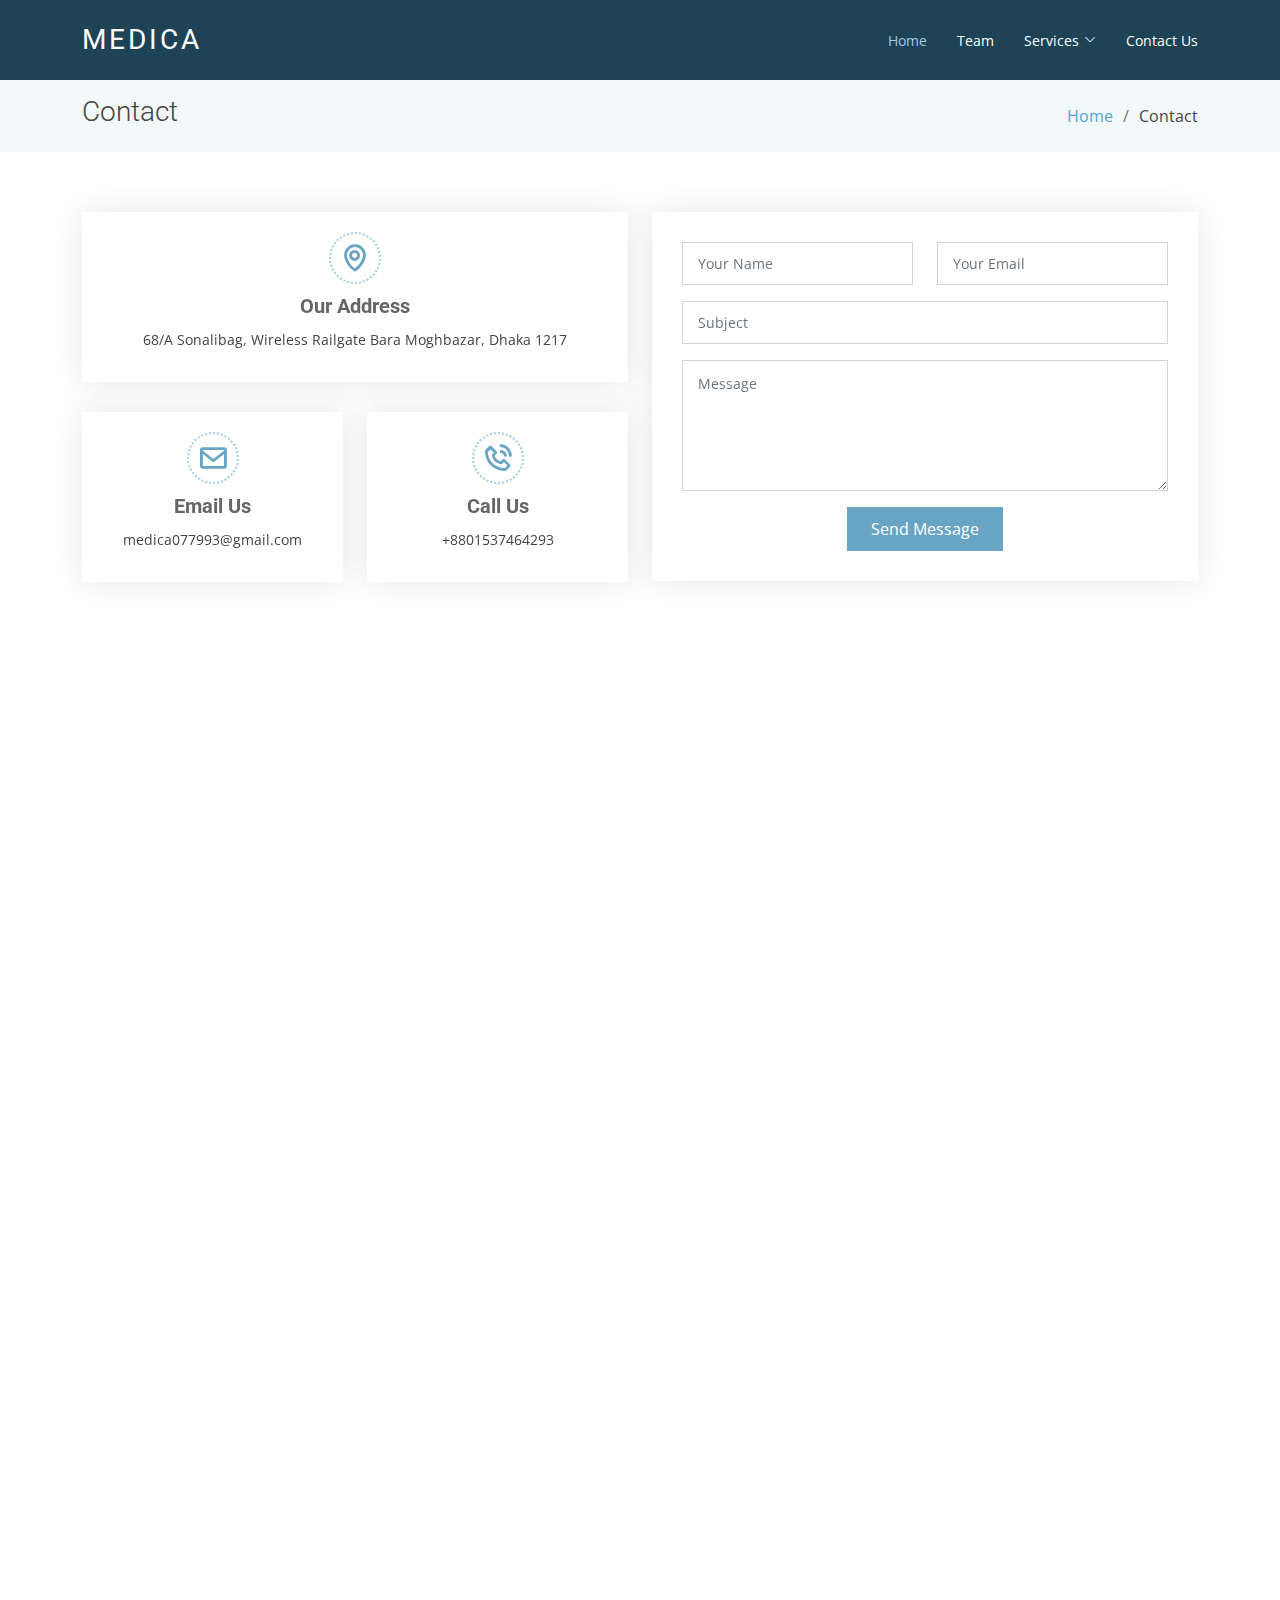
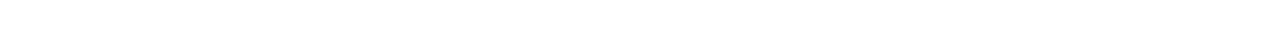
<file: lab7/contact.html>
<!DOCTYPE html>
<html lang="en">

<head>
  <meta charset="utf-8">
  <meta content="width=device-width, initial-scale=1.0" name="viewport">

  <title>Contact</title>
  <meta content="" name="description">
  <meta content="" name="keywords">

  <!-- Favicons -->
  <link href="assets/img/favicon.png" rel="icon">
  <link href="assets/img/apple-touch-icon.png" rel="apple-touch-icon">

  <!-- Google Fonts -->
  <link href="https://fonts.googleapis.com/css?family=Open+Sans:300,300i,400,400i,600,600i,700,700i|Roboto:300,300i,400,400i,500,500i,700,700i&display=swap" rel="stylesheet">

  <!-- Vendor CSS Files -->
  <link href="assets/vendor/animate.css/animate.min.css" rel="stylesheet">
  <link href="assets/vendor/aos/aos.css" rel="stylesheet">
  <link href="assets/vendor/bootstrap/css/bootstrap.min.css" rel="stylesheet">
  <link href="assets/vendor/bootstrap-icons/bootstrap-icons.css" rel="stylesheet">
  <link href="assets/vendor/boxicons/css/boxicons.min.css" rel="stylesheet">
  <link href="assets/vendor/glightbox/css/glightbox.min.css" rel="stylesheet">
  <link href="assets/vendor/swiper/swiper-bundle.min.css" rel="stylesheet">

  <!-- Template Main CSS File -->
  <link href="assets/css/style.css" rel="stylesheet">

  <!-- =======================================================
  * Template Name: Moderna - v4.3.0
  * Template URL: https://bootstrapmade.com/free-bootstrap-template-corporate-moderna/
  * Author: BootstrapMade.com
  * License: https://bootstrapmade.com/license/
  ======================================================== -->
</head>

<body>

  <!-- ======= Header ======= -->
  <header id="header" class="fixed-top d-flex align-items-center ">
    <div class="container d-flex justify-content-between align-items-center">

      <div class="logo">
        <h1 class="text-light"><a href="index.html"><span>Medica</span></a></h1>
        <!-- Uncomment below if you prefer to use an image logo -->
        <!-- <a href="index.html"><img src="assets/img/logo.png" alt="" class="img-fluid"></a>-->
      </div>

      <nav id="navbar" class="navbar">
        <ul>
          <li><a class="active " href="index.html">Home</a></li>
          <li><a href="team.html">Team</a></li>
          <li class="dropdown"><a href="#"><span>Services</span> <i class="bi bi-chevron-down"></i></a>
            <ul>
              <li><a href="http://localhost/lab7/blood_bank_search.php">Blood Bank</a></li>
              <li><a href="http://localhost/lab7/vaccination.php">COVID</a></li>
              <li><a href="http://localhost/lab7/ambulance.php">Ambulance</a></li>
              <li><a href="http://localhost/lab7/hospital_search.php">ICU</a></li>
            </ul>
          </li>
          <li><a href="contact.html">Contact Us</a></li>
        </ul>
        <i class="bi bi-list mobile-nav-toggle"></i>
      </nav><!-- .navbar -->

    </div>
  </header><!-- End Header -->

  <main id="main">

    <!-- ======= Contact Section ======= -->
    <section class="breadcrumbs">
      <div class="container">

        <div class="d-flex justify-content-between align-items-center">
          <h2>Contact</h2>
          <ol>
            <li><a href="index.html">Home</a></li>
            <li>Contact</li>
          </ol>
        </div>

      </div>
    </section><!-- End Contact Section -->

    <!-- ======= Contact Section ======= -->
    <section class="contact" data-aos="fade-up" data-aos-easing="ease-in-out" data-aos-duration="500">
      <div class="container">

        <div class="row">

          <div class="col-lg-6">

            <div class="row">
              <div class="col-md-12">
                <div class="info-box">
                  <i class="bx bx-map"></i>
                  <h3>Our Address</h3>
                  <p>68/A Sonalibag, Wireless Railgate Bara Moghbazar, Dhaka 1217</p>
                </div>
              </div>
              <div class="col-md-6">
                <div class="info-box">
                  <i class="bx bx-envelope"></i>
                  <h3>Email Us</h3>
                  <p>medica077993@gmail.com</p>
                </div>
              </div>
              <div class="col-md-6">
                <div class="info-box">
                  <i class="bx bx-phone-call"></i>
                  <h3>Call Us</h3>
                  <p>+8801537464293</p>
                </div>
              </div>
            </div>

          </div>

          <div class="col-lg-6">
            <form action="forms/contact.php" method="post" role="form" class="php-email-form">
              <div class="row">
                <div class="col-md-6 form-group">
                  <input type="text" name="name" class="form-control" id="name" placeholder="Your Name" required>
                </div>
                <div class="col-md-6 form-group mt-3 mt-md-0">
                  <input type="email" class="form-control" name="email" id="email" placeholder="Your Email" required>
                </div>
              </div>
              <div class="form-group mt-3">
                <input type="text" class="form-control" name="subject" id="subject" placeholder="Subject" required>
              </div>
              <div class="form-group mt-3">
                <textarea class="form-control" name="message" rows="5" placeholder="Message" required></textarea>
              </div>
              <div class="my-3">
                <div class="loading">Loading</div>
                <div class="error-message"></div>
                <div class="sent-message">Your message has been sent. Thank you!</div>
              </div>
              <div class="text-center"><button type="submit">Send Message</button></div>
            </form>
          </div>

        </div>

      </div>
    </section><!-- End Contact Section -->

    <!-- ======= Map Section ======= -->
    <section class="map mt-2">
      <div class="mapouter"><div class="gmap_canvas"><iframe class="gmap_iframe" width="100%" frameborder="0" scrolling="no" marginheight="0" marginwidth="0" src="https://maps.google.com/maps?width=600&amp;height=400&amp;hl=en&amp;q=68/A Sonalibag, Wireless Railgate Bara Moghbazar, Dhaka 1217&amp;t=&amp;z=14&amp;ie=UTF8&amp;iwloc=B&amp;output=embed"></iframe><a href="https://www.fnfgo.com/">FNF Mods</a></div><style>.mapouter{position:relative;text-align:right;width:100%;height:400px;}.gmap_canvas {overflow:hidden;background:none!important;width:100%;height:400px;}.gmap_iframe {height:400px!important;}</style></div>
    </section><!-- End Map Section -->

  </main><!-- End #main -->

  <!-- ======= Footer ======= -->
  <footer id="footer" data-aos="fade-up" data-aos-easing="ease-in-out" data-aos-duration="500">

    
    <div class="footer-top">
      <div class="container">
        <div class="row">

          <div class="col-lg-3 col-md-6 footer-links">
            <h4>Useful Links</h4>
            <ul>
             <li><i class="bx bx-chevron-right"></i> <a href="index.html">Home</a></li>
              <li><i class="bx bx-chevron-right"></i> <a href="team.html">Team</a></li>
              <li><i class="bx bx-chevron-right"></i> <a href="contact.html">Contact us</a></li>
            </ul>
          </div>

          <div class="col-lg-3 col-md-6 footer-links">
            <h4>Our Services</h4>
            <ul>
               <li><i class="bx bx-chevron-right"></i> <a href="http://localhost/lab7/blood_bank_search.php">Blood Bank</a></li>
              <li><i class="bx bx-chevron-right"></i> <a href="http://localhost/lab7/vaccination.php">Covid</a></li>
              <li><i class="bx bx-chevron-right"></i> <a href="http://localhost/lab7/ambulance.php">Ambulance</a></li>
              <li><i class="bx bx-chevron-right"></i> <a href="http://localhost/lab7/hospital_search.php">ICU</a></li>
            </ul>
          </div>

          <div class="col-lg-3 col-md-6 footer-contact">
            <h4>Contact Us</h4>
            <p>
             68/A Sonalibag, <br>
              Wireless Railgate Bara Moghbazar,<br>
              Dhaka 1217,Bangladesh <br><br>
              <strong>Phone:</strong> +8801537464293<br>
              <strong>Email:</strong> medica077993@gmail.com<br>
            </p>

          </div>

          <div class="col-lg-3 col-md-6 footer-info">
            <h3>About Medica</h3>
            <p>It’s a website that is dedicated for emergency medical information and medical purpose. It will provide information during medical emergency situation, like in need of ICU, ambulance, blood etc. This website will be time saving and extremely helpful for the people in need.</p>
            <div class="social-links mt-3">
              <a href="#" class="twitter"><i class="bx bxl-twitter"></i></a>
              <a href="#" class="facebook"><i class="bx bxl-facebook"></i></a>
              <a href="#" class="instagram"><i class="bx bxl-instagram"></i></a>
              <a href="#" class="linkedin"><i class="bx bxl-linkedin"></i></a>
            </div>
          </div>

        </div>
      </div>
    </div>

    <div class="container">
      <div class="copyright">
        &copy; Copyright <strong><span>Medica</span></strong>. All Rights Reserved
      </div>
      
    </div>
  </footer><!-- End Footer -->

  <a href="#" class="back-to-top d-flex align-items-center justify-content-center"><i class="bi bi-arrow-up-short"></i></a>

  <!-- Vendor JS Files -->
  <script src="assets/vendor/aos/aos.js"></script>
  <script src="assets/vendor/bootstrap/js/bootstrap.bundle.min.js"></script>
  <script src="assets/vendor/glightbox/js/glightbox.min.js"></script>
  <script src="assets/vendor/isotope-layout/isotope.pkgd.min.js"></script>
  <script src="assets/vendor/php-email-form/validate.js"></script>
  <script src="assets/vendor/purecounter/purecounter.js"></script>
  <script src="assets/vendor/swiper/swiper-bundle.min.js"></script>
  <script src="assets/vendor/waypoints/noframework.waypoints.js"></script>

  <!-- Template Main JS File -->
  <script src="assets/js/main.js"></script>

</body>

</html>
</file>
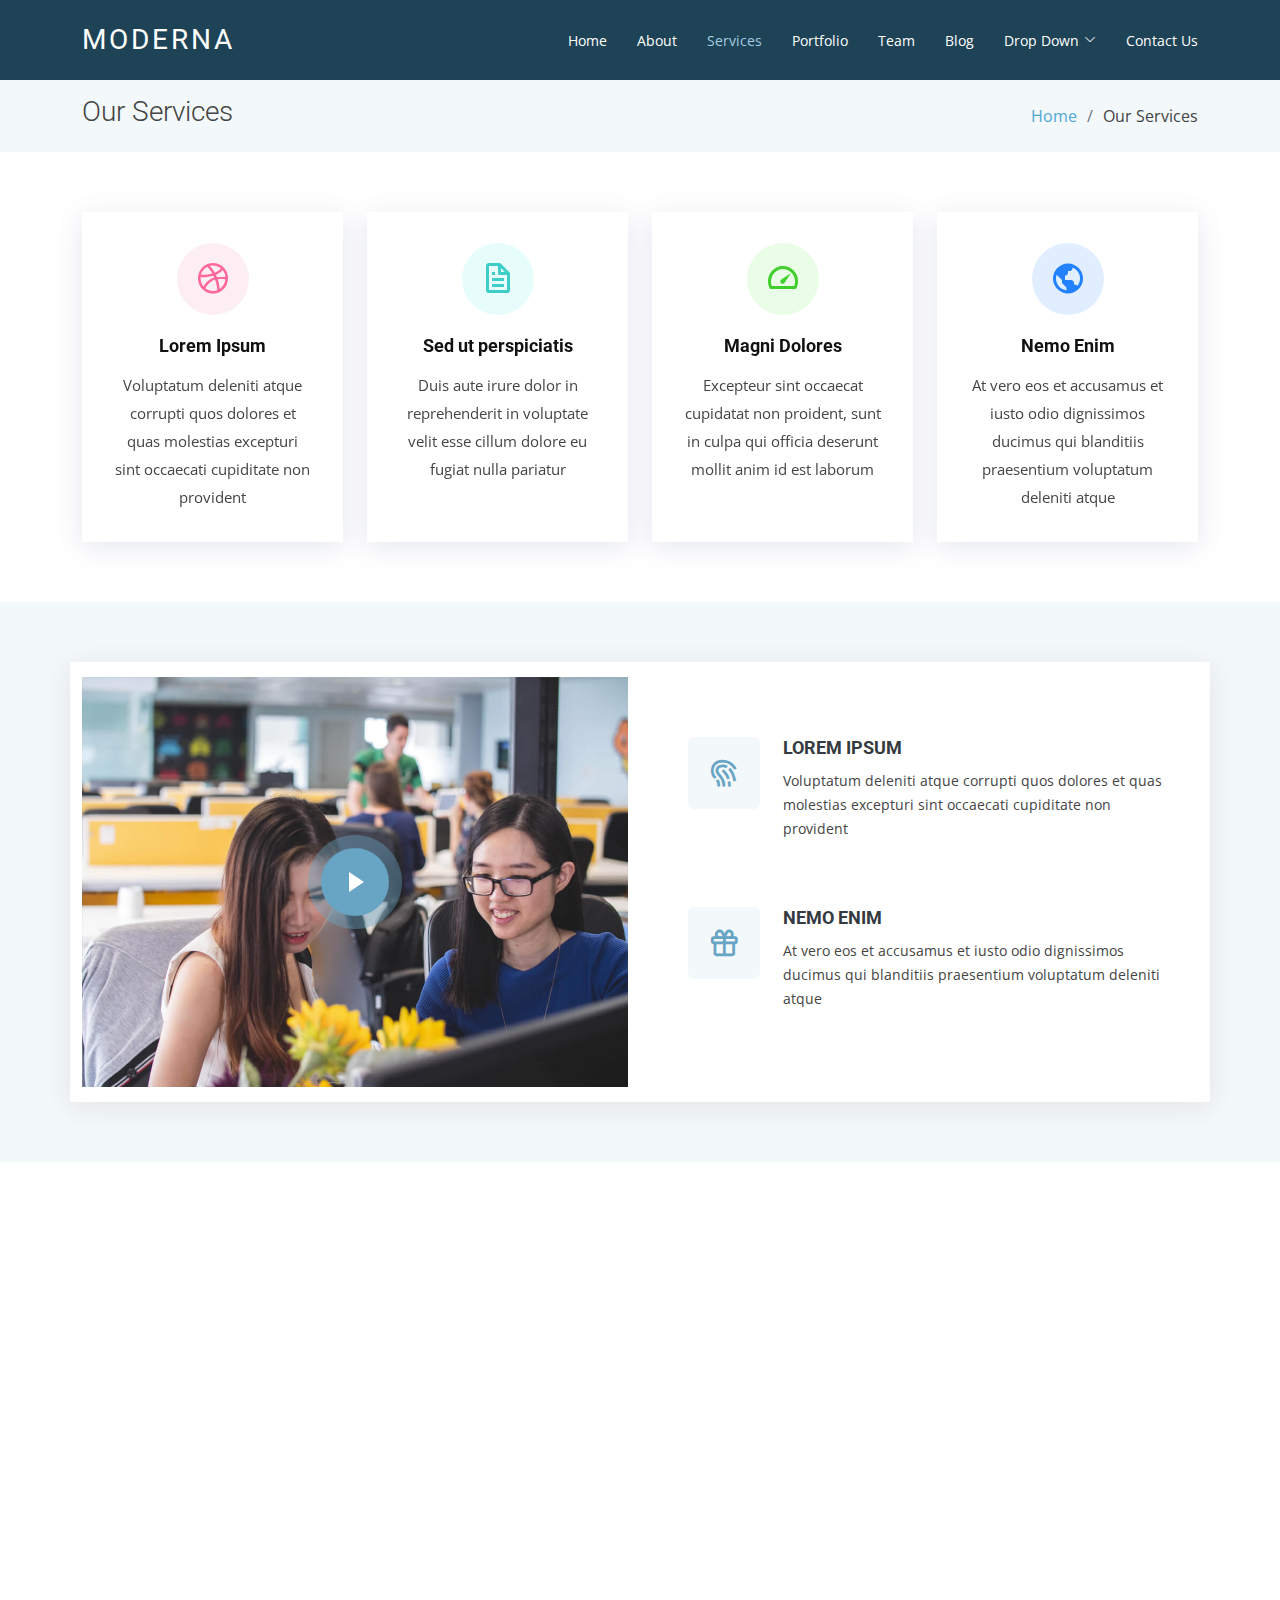
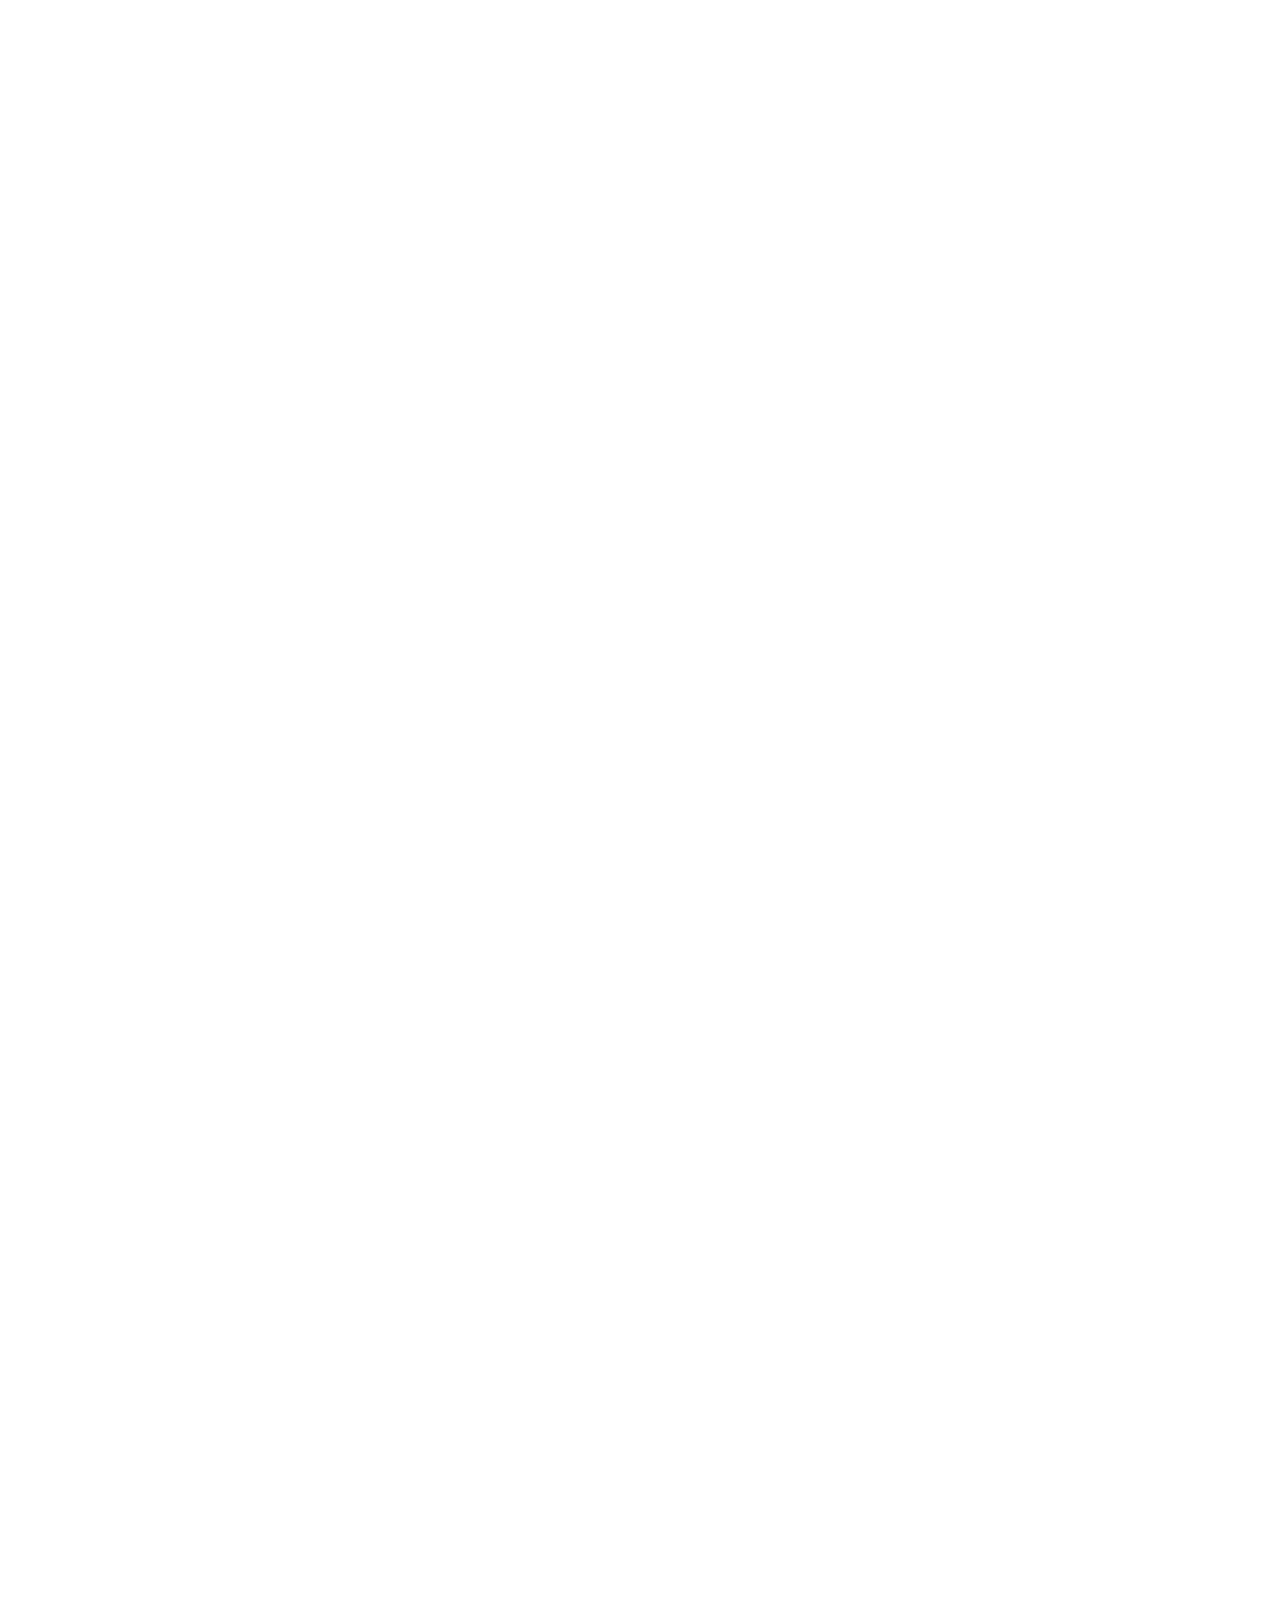
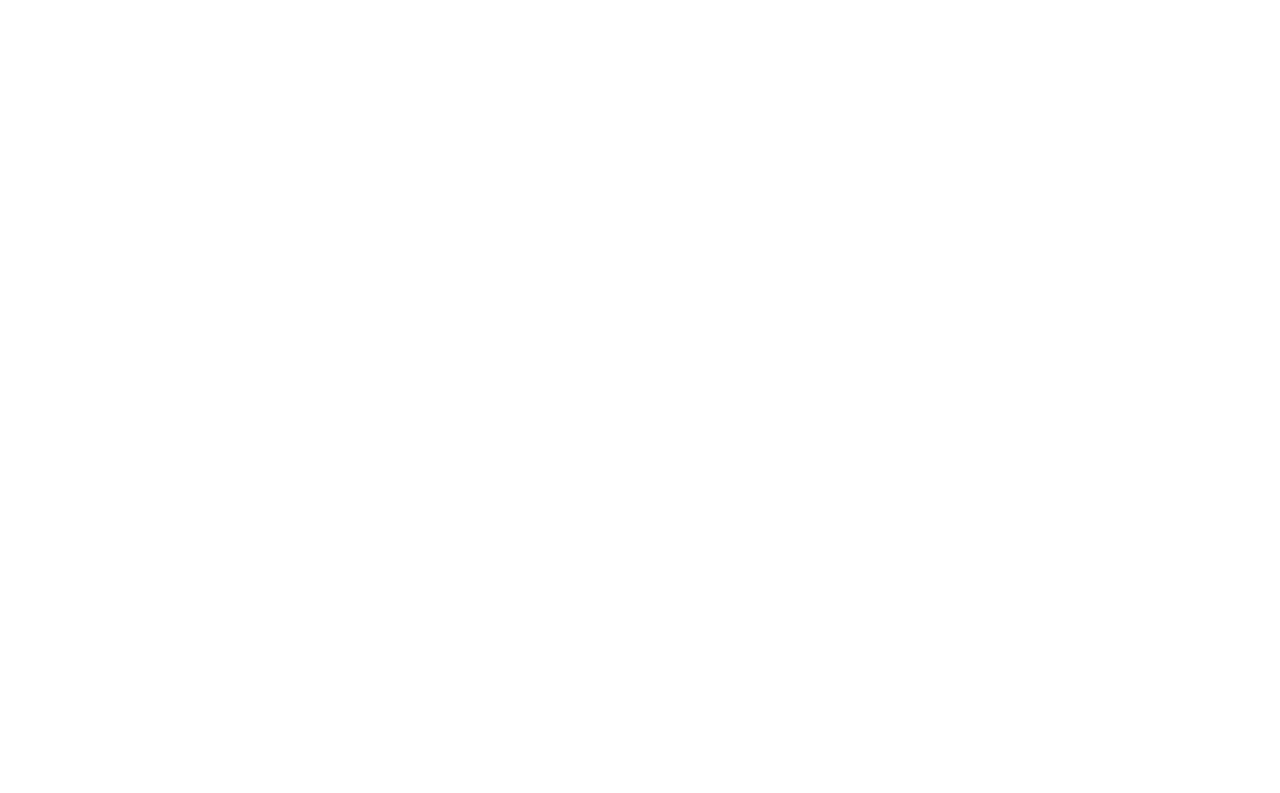
<file: lab7/services.html>
<!DOCTYPE html>
<html lang="en">

<head>
  <meta charset="utf-8">
  <meta content="width=device-width, initial-scale=1.0" name="viewport">

  <title>Services - Moderna Bootstrap Template</title>
  <meta content="" name="description">
  <meta content="" name="keywords">

  <!-- Favicons -->
  <link href="assets/img/favicon.png" rel="icon">
  <link href="assets/img/apple-touch-icon.png" rel="apple-touch-icon">

  <!-- Google Fonts -->
  <link href="https://fonts.googleapis.com/css?family=Open+Sans:300,300i,400,400i,600,600i,700,700i|Roboto:300,300i,400,400i,500,500i,700,700i&display=swap" rel="stylesheet">

  <!-- Vendor CSS Files -->
  <link href="assets/vendor/animate.css/animate.min.css" rel="stylesheet">
  <link href="assets/vendor/aos/aos.css" rel="stylesheet">
  <link href="assets/vendor/bootstrap/css/bootstrap.min.css" rel="stylesheet">
  <link href="assets/vendor/bootstrap-icons/bootstrap-icons.css" rel="stylesheet">
  <link href="assets/vendor/boxicons/css/boxicons.min.css" rel="stylesheet">
  <link href="assets/vendor/glightbox/css/glightbox.min.css" rel="stylesheet">
  <link href="assets/vendor/swiper/swiper-bundle.min.css" rel="stylesheet">

  <!-- Template Main CSS File -->
  <link href="assets/css/style.css" rel="stylesheet">

  <!-- =======================================================
  * Template Name: Moderna - v4.3.0
  * Template URL: https://bootstrapmade.com/free-bootstrap-template-corporate-moderna/
  * Author: BootstrapMade.com
  * License: https://bootstrapmade.com/license/
  ======================================================== -->
</head>

<body>

  <!-- ======= Header ======= -->
  <header id="header" class="fixed-top d-flex align-items-center ">
    <div class="container d-flex justify-content-between align-items-center">

      <div class="logo">
        <h1 class="text-light"><a href="index.html"><span>Moderna</span></a></h1>
        <!-- Uncomment below if you prefer to use an image logo -->
        <!-- <a href="index.html"><img src="assets/img/logo.png" alt="" class="img-fluid"></a>-->
      </div>

      <nav id="navbar" class="navbar">
        <ul>
          <li><a class="" href="index.html">Home</a></li>
          <li><a href="about.html">About</a></li>
          <li><a class="active" href="services.html">Services</a></li>
          <li><a href="portfolio.html">Portfolio</a></li>
          <li><a href="team.html">Team</a></li>
          <li><a href="blog.html">Blog</a></li>
          <li class="dropdown"><a href="#"><span>Drop Down</span> <i class="bi bi-chevron-down"></i></a>
            <ul>
              <li><a href="#">Drop Down 1</a></li>
              <li class="dropdown"><a href="#"><span>Deep Drop Down</span> <i class="bi bi-chevron-right"></i></a>
                <ul>
                  <li><a href="#">Deep Drop Down 1</a></li>
                  <li><a href="#">Deep Drop Down 2</a></li>
                  <li><a href="#">Deep Drop Down 3</a></li>
                  <li><a href="#">Deep Drop Down 4</a></li>
                  <li><a href="#">Deep Drop Down 5</a></li>
                </ul>
              </li>
              <li><a href="#">Drop Down 2</a></li>
              <li><a href="#">Drop Down 3</a></li>
              <li><a href="#">Drop Down 4</a></li>
            </ul>
          </li>
          <li><a href="contact.html">Contact Us</a></li>
        </ul>
        <i class="bi bi-list mobile-nav-toggle"></i>
      </nav><!-- .navbar -->

    </div>
  </header><!-- End Header -->

  <main id="main">

    <!-- ======= Our Services Section ======= -->
    <section class="breadcrumbs">
      <div class="container">

        <div class="d-flex justify-content-between align-items-center">
          <h2>Our Services</h2>
          <ol>
            <li><a href="index.html">Home</a></li>
            <li>Our Services</li>
          </ol>
        </div>

      </div>
    </section><!-- End Our Services Section -->

    <!-- ======= Services Section ======= -->
    <section class="services">
      <div class="container">

        <div class="row">
          <div class="col-md-6 col-lg-3 d-flex align-items-stretch" data-aos="fade-up">
            <div class="icon-box icon-box-pink">
              <div class="icon"><i class="bx bxl-dribbble"></i></div>
              <h4 class="title"><a href="">Lorem Ipsum</a></h4>
              <p class="description">Voluptatum deleniti atque corrupti quos dolores et quas molestias excepturi sint occaecati cupiditate non provident</p>
            </div>
          </div>

          <div class="col-md-6 col-lg-3 d-flex align-items-stretch" data-aos="fade-up" data-aos-delay="100">
            <div class="icon-box icon-box-cyan">
              <div class="icon"><i class="bx bx-file"></i></div>
              <h4 class="title"><a href="">Sed ut perspiciatis</a></h4>
              <p class="description">Duis aute irure dolor in reprehenderit in voluptate velit esse cillum dolore eu fugiat nulla pariatur</p>
            </div>
          </div>

          <div class="col-md-6 col-lg-3 d-flex align-items-stretch" data-aos="fade-up" data-aos-delay="200">
            <div class="icon-box icon-box-green">
              <div class="icon"><i class="bx bx-tachometer"></i></div>
              <h4 class="title"><a href="">Magni Dolores</a></h4>
              <p class="description">Excepteur sint occaecat cupidatat non proident, sunt in culpa qui officia deserunt mollit anim id est laborum</p>
            </div>
          </div>

          <div class="col-md-6 col-lg-3 d-flex align-items-stretch" data-aos="fade-up" data-aos-delay="200">
            <div class="icon-box icon-box-blue">
              <div class="icon"><i class="bx bx-world"></i></div>
              <h4 class="title"><a href="">Nemo Enim</a></h4>
              <p class="description">At vero eos et accusamus et iusto odio dignissimos ducimus qui blanditiis praesentium voluptatum deleniti atque</p>
            </div>
          </div>

        </div>

      </div>
    </section><!-- End Services Section -->

    <!-- ======= Why Us Section ======= -->
    <section class="why-us section-bg" data-aos="fade-up" date-aos-delay="200">
      <div class="container">

        <div class="row">
          <div class="col-lg-6 video-box">
            <img src="assets/img/why-us.jpg" class="img-fluid" alt="">
            <a href="https://www.youtube.com/watch?v=jDDaplaOz7Q" class="venobox play-btn mb-4" data-vbtype="video" data-autoplay="true"></a>
          </div>

          <div class="col-lg-6 d-flex flex-column justify-content-center p-5">

            <div class="icon-box">
              <div class="icon"><i class="bx bx-fingerprint"></i></div>
              <h4 class="title"><a href="">Lorem Ipsum</a></h4>
              <p class="description">Voluptatum deleniti atque corrupti quos dolores et quas molestias excepturi sint occaecati cupiditate non provident</p>
            </div>

            <div class="icon-box">
              <div class="icon"><i class="bx bx-gift"></i></div>
              <h4 class="title"><a href="">Nemo Enim</a></h4>
              <p class="description">At vero eos et accusamus et iusto odio dignissimos ducimus qui blanditiis praesentium voluptatum deleniti atque</p>
            </div>

          </div>
        </div>

      </div>
    </section><!-- End Why Us Section -->

    <!-- ======= Service Details Section ======= -->
    <section class="service-details">
      <div class="container">

        <div class="row">
          <div class="col-md-6 d-flex align-items-stretch" data-aos="fade-up">
            <div class="card">
              <div class="card-img">
                <img src="assets/img/service-details-1.jpg" alt="...">
              </div>
              <div class="card-body">
                <h5 class="card-title"><a href="#">Our Mission</a></h5>
                <p class="card-text">Lorem ipsum dolor sit amet, consectetur elit, sed do eiusmod tempor ut labore et dolore magna aliqua. Ut enim ad minim veniam, quis nostrud exercitation ullamco laboris nisi ut aliquip ex ea commodo consequat</p>
                <div class="read-more"><a href="#"><i class="bi bi-arrow-right"></i> Read More</a></div>
              </div>
            </div>
          </div>
          <div class="col-md-6 d-flex align-items-stretch" data-aos="fade-up">
            <div class="card">
              <div class="card-img">
                <img src="assets/img/service-details-2.jpg" alt="...">
              </div>
              <div class="card-body">
                <h5 class="card-title"><a href="#">Our Plan</a></h5>
                <p class="card-text">Sed ut perspiciatis unde omnis iste natus error sit voluptatem doloremque laudantium, totam rem aperiam, eaque ipsa quae ab illo inventore veritatis et quasi architecto beatae vitae dicta sunt explicabo</p>
                <div class="read-more"><a href="#"><i class="bi bi-arrow-right"></i> Read More</a></div>
              </div>
            </div>

          </div>
          <div class="col-md-6 d-flex align-items-stretch" data-aos="fade-up">
            <div class="card">
              <div class="card-img">
                <img src="assets/img/service-details-3.jpg" alt="...">
              </div>
              <div class="card-body">
                <h5 class="card-title"><a href="#">Our Vision</a></h5>
                <p class="card-text">Nemo enim ipsam voluptatem quia voluptas sit aut odit aut fugit, sed quia magni dolores eos qui ratione voluptatem sequi nesciunt Neque porro quisquam est, qui dolorem ipsum quia dolor sit amet</p>
                <div class="read-more"><a href="#"><i class="bi bi-arrow-right"></i> Read More</a></div>
              </div>
            </div>
          </div>
          <div class="col-md-6 d-flex align-items-stretch" data-aos="fade-up">
            <div class="card">
              <div class="card-img">
                <img src="assets/img/service-details-4.jpg" alt="...">
              </div>
              <div class="card-body">
                <h5 class="card-title"><a href="#">Our Care</a></h5>
                <p class="card-text">Nostrum eum sed et autem dolorum perspiciatis. Magni porro quisquam laudantium voluptatem. In molestiae earum ab sit esse voluptatem. Eos ipsam cumque ipsum officiis qui nihil aut incidunt aut</p>
                <div class="read-more"><a href="#"><i class="bi bi-arrow-right"></i> Read More</a></div>
              </div>
            </div>
          </div>
        </div>

      </div>
    </section><!-- End Service Details Section -->

    <!-- ======= Pricing Section ======= -->
    <section class="pricing section-bg" data-aos="fade-up">
      <div class="container">

        <div class="section-title">
          <h2>Pricing</h2>
          <p>Magnam dolores commodi suscipit. Necessitatibus eius consequatur ex aliquid fuga eum quidem. Sit sint consectetur velit. Quisquam quos quisquam cupiditate. Et nemo qui impedit suscipit alias ea. Quia fugiat sit in iste officiis commodi quidem hic quas.</p>
        </div>

        <div class="row no-gutters">

          <div class="col-lg-4 box">
            <h3>Free</h3>
            <h4>$0<span>per month</span></h4>
            <ul>
              <li><i class="bx bx-check"></i> Quam adipiscing vitae proin</li>
              <li><i class="bx bx-check"></i> Nec feugiat nisl pretium</li>
              <li><i class="bx bx-check"></i> Nulla at volutpat diam uteera</li>
              <li class="na"><i class="bx bx-x"></i> <span>Pharetra massa massa ultricies</span></li>
              <li class="na"><i class="bx bx-x"></i> <span>Massa ultricies mi quis hendrerit</span></li>
            </ul>
            <a href="#" class="get-started-btn">Get Started</a>
          </div>

          <div class="col-lg-4 box featured">
            <h3>Business</h3>
            <h4>$29<span>per month</span></h4>
            <ul>
              <li><i class="bx bx-check"></i> Quam adipiscing vitae proin</li>
              <li><i class="bx bx-check"></i> Nec feugiat nisl pretium</li>
              <li><i class="bx bx-check"></i> Nulla at volutpat diam uteera</li>
              <li><i class="bx bx-check"></i> Pharetra massa massa ultricies</li>
              <li><i class="bx bx-check"></i> Massa ultricies mi quis hendrerit</li>
            </ul>
            <a href="#" class="get-started-btn">Get Started</a>
          </div>

          <div class="col-lg-4 box">
            <h3>Developer</h3>
            <h4>$49<span>per month</span></h4>
            <ul>
              <li><i class="bx bx-check"></i> Quam adipiscing vitae proin</li>
              <li><i class="bx bx-check"></i> Nec feugiat nisl pretium</li>
              <li><i class="bx bx-check"></i> Nulla at volutpat diam uteera</li>
              <li><i class="bx bx-check"></i> Pharetra massa massa ultricies</li>
              <li><i class="bx bx-check"></i> Massa ultricies mi quis hendrerit</li>
            </ul>
            <a href="#" class="get-started-btn">Get Started</a>
          </div>

        </div>

      </div>
    </section><!-- End Pricing Section -->

  </main><!-- End #main -->

  <!-- ======= Footer ======= -->
  <footer id="footer" data-aos="fade-up" data-aos-easing="ease-in-out" data-aos-duration="500">

    <div class="footer-newsletter">
      <div class="container">
        <div class="row">
          <div class="col-lg-6">
            <h4>Our Newsletter</h4>
            <p>Tamen quem nulla quae legam multos aute sint culpa legam noster magna</p>
          </div>
          <div class="col-lg-6">
            <form action="" method="post">
              <input type="email" name="email"><input type="submit" value="Subscribe">
            </form>
          </div>
        </div>
      </div>
    </div>

    <div class="footer-top">
      <div class="container">
        <div class="row">

          <div class="col-lg-3 col-md-6 footer-links">
            <h4>Useful Links</h4>
            <ul>
              <li><i class="bx bx-chevron-right"></i> <a href="#">Home</a></li>
              <li><i class="bx bx-chevron-right"></i> <a href="#">About us</a></li>
              <li><i class="bx bx-chevron-right"></i> <a href="#">Services</a></li>
              <li><i class="bx bx-chevron-right"></i> <a href="#">Terms of service</a></li>
              <li><i class="bx bx-chevron-right"></i> <a href="#">Privacy policy</a></li>
            </ul>
          </div>

          <div class="col-lg-3 col-md-6 footer-links">
            <h4>Our Services</h4>
            <ul>
              <li><i class="bx bx-chevron-right"></i> <a href="#">Web Design</a></li>
              <li><i class="bx bx-chevron-right"></i> <a href="#">Web Development</a></li>
              <li><i class="bx bx-chevron-right"></i> <a href="#">Product Management</a></li>
              <li><i class="bx bx-chevron-right"></i> <a href="#">Marketing</a></li>
              <li><i class="bx bx-chevron-right"></i> <a href="#">Graphic Design</a></li>
            </ul>
          </div>

          <div class="col-lg-3 col-md-6 footer-contact">
            <h4>Contact Us</h4>
            <p>
              A108 Adam Street <br>
              New York, NY 535022<br>
              United States <br><br>
              <strong>Phone:</strong> +1 5589 55488 55<br>
              <strong>Email:</strong> info@example.com<br>
            </p>

          </div>

          <div class="col-lg-3 col-md-6 footer-info">
            <h3>About Moderna</h3>
            <p>Cras fermentum odio eu feugiat lide par naso tierra. Justo eget nada terra videa magna derita valies darta donna mare fermentum iaculis eu non diam phasellus.</p>
            <div class="social-links mt-3">
              <a href="#" class="twitter"><i class="bx bxl-twitter"></i></a>
              <a href="#" class="facebook"><i class="bx bxl-facebook"></i></a>
              <a href="#" class="instagram"><i class="bx bxl-instagram"></i></a>
              <a href="#" class="linkedin"><i class="bx bxl-linkedin"></i></a>
            </div>
          </div>

        </div>
      </div>
    </div>

    <div class="container">
      <div class="copyright">
        &copy; Copyright <strong><span>Moderna</span></strong>. All Rights Reserved
      </div>
      <div class="credits">
        <!-- All the links in the footer should remain intact. -->
        <!-- You can delete the links only if you purchased the pro version. -->
        <!-- Licensing information: https://bootstrapmade.com/license/ -->
        <!-- Purchase the pro version with working PHP/AJAX contact form: https://bootstrapmade.com/free-bootstrap-template-corporate-moderna/ -->
        Designed by <a href="https://bootstrapmade.com/">BootstrapMade</a>
      </div>
    </div>
  </footer><!-- End Footer -->

  <a href="#" class="back-to-top d-flex align-items-center justify-content-center"><i class="bi bi-arrow-up-short"></i></a>

  <!-- Vendor JS Files -->
  <script src="assets/vendor/aos/aos.js"></script>
  <script src="assets/vendor/bootstrap/js/bootstrap.bundle.min.js"></script>
  <script src="assets/vendor/glightbox/js/glightbox.min.js"></script>
  <script src="assets/vendor/isotope-layout/isotope.pkgd.min.js"></script>
  <script src="assets/vendor/php-email-form/validate.js"></script>
  <script src="assets/vendor/purecounter/purecounter.js"></script>
  <script src="assets/vendor/swiper/swiper-bundle.min.js"></script>
  <script src="assets/vendor/waypoints/noframework.waypoints.js"></script>

  <!-- Template Main JS File -->
  <script src="assets/js/main.js"></script>

</body>

</html>
</file>
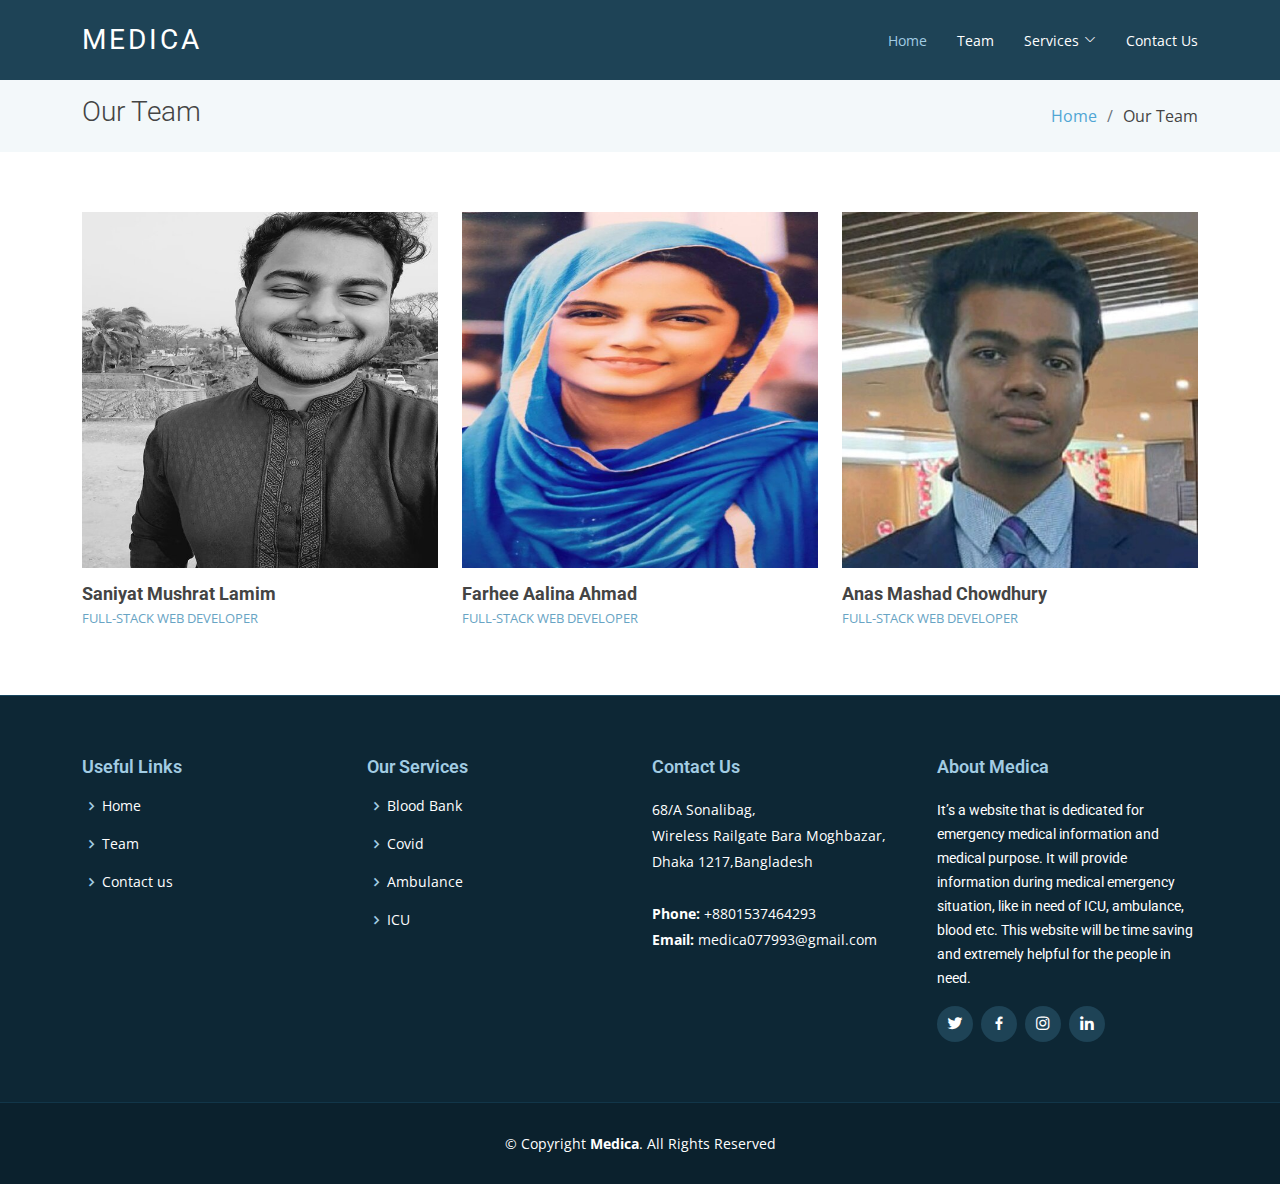
<file: lab7/team.html>
<!DOCTYPE html>
<html lang="en">

<head>
  <meta charset="utf-8">
  <meta content="width=device-width, initial-scale=1.0" name="viewport">

  <title>Team</title>
  <meta content="" name="description">
  <meta content="" name="keywords">

  <!-- Favicons -->
  <link href="assets/img/favicon.png" rel="icon">
  <link href="assets/img/apple-touch-icon.png" rel="apple-touch-icon">

  <!-- Google Fonts -->
  <link href="https://fonts.googleapis.com/css?family=Open+Sans:300,300i,400,400i,600,600i,700,700i|Roboto:300,300i,400,400i,500,500i,700,700i&display=swap" rel="stylesheet">

  <!-- Vendor CSS Files -->
  <link href="assets/vendor/animate.css/animate.min.css" rel="stylesheet">
  <link href="assets/vendor/aos/aos.css" rel="stylesheet">
  <link href="assets/vendor/bootstrap/css/bootstrap.min.css" rel="stylesheet">
  <link href="assets/vendor/bootstrap-icons/bootstrap-icons.css" rel="stylesheet">
  <link href="assets/vendor/boxicons/css/boxicons.min.css" rel="stylesheet">
  <link href="assets/vendor/glightbox/css/glightbox.min.css" rel="stylesheet">
  <link href="assets/vendor/swiper/swiper-bundle.min.css" rel="stylesheet">

  <!-- Template Main CSS File -->
  <link href="assets/css/style.css" rel="stylesheet">

  <!-- =======================================================
  * Template Name: Moderna - v4.3.0
  * Template URL: https://bootstrapmade.com/free-bootstrap-template-corporate-moderna/
  * Author: BootstrapMade.com
  * License: https://bootstrapmade.com/license/
  ======================================================== -->
</head>

<body>

  <!-- ======= Header ======= -->
  <header id="header" class="fixed-top d-flex align-items-center ">
    <div class="container d-flex justify-content-between align-items-center">

     <div class="logo">
        <h1 class="text-light"><a href="index.html"><span>Medica</span></a></h1>
        <!-- Uncomment below if you prefer to use an image logo -->
        <!-- <a href="index.html"><img src="assets/img/logo.png" alt="" class="img-fluid"></a>-->
      </div>

      <nav id="navbar" class="navbar">
        <ul>
          <li><a class="active " href="index.html">Home</a></li>
          <li><a href="team.html">Team</a></li>
          <li class="dropdown"><a href="#"><span>Services</span> <i class="bi bi-chevron-down"></i></a>
            <ul>
              <li><a href="http://localhost/lab7/blood_bank_search.php">Blood Bank</a></li>
              <li><a href="http://localhost/lab7/vaccination.php">COVID</a></li>
              <li><a href="http://localhost/lab7/ambulance.php">Ambulance</a></li>
              <li><a href="http://localhost/lab7/hospital_search.php">ICU</a></li>
            </ul>
          </li>
          <li><a href="contact.html">Contact Us</a></li>
        </ul>
        <i class="bi bi-list mobile-nav-toggle"></i>
      </nav><!-- .navbar -->

    </div>
  </header><!-- End Header -->

  <main id="main">

    <!-- ======= Our Team Section ======= -->
    <section class="breadcrumbs">
      <div class="container">

        <div class="d-flex justify-content-between align-items-center">
          <h2>Our Team</h2>
          <ol>
            <li><a href="index.html">Home</a></li>
            <li>Our Team</li>
          </ol>
        </div>

      </div>
    </section><!-- End Our Team Section -->

    <!-- ======= Team Section ======= -->
    <section class="team" data-aos="fade-up" data-aos-easing="ease-in-out" data-aos-duration="500">
      <div class="container">

        <div class="row">

          <div class="col-lg-4 col-md-6 d-flex align-items-stretch">
            <div class="member">
              <div class="member-img">
                <img src="assets/img/team/team-1.jpg" class="img-fluid" alt="">
                <div class="social">
                  <a href=""><i class="bi bi-twitter"></i></a>
                  <a href=""><i class="bi bi-facebook"></i></a>
                  <a href=""><i class="bi bi-instagram"></i></a>
                  <a href=""><i class="bi bi-linkedin"></i></a>
                </div>
              </div>
              <div class="member-info">
                <h4>Saniyat Mushrat Lamim</h4>
                <span>Full-stack Web Developer</span>
                <p></p>
              </div>
            </div>
          </div>

          <div class="col-lg-4 col-md-6 d-flex align-items-stretch">
            <div class="member">
              <div class="member-img">
                <img src="assets/img/team/team-2.jpg" class="img-fluid" alt="">
                <div class="social">
                  <a href=""><i class="bi bi-twitter"></i></a>
                  <a href=""><i class="bi bi-facebook"></i></a>
                  <a href=""><i class="bi bi-instagram"></i></a>
                  <a href=""><i class="bi bi-linkedin"></i></a>
                </div>
              </div>
              <div class="member-info">
                <h4>Farhee Aalina Ahmad</h4>
                <span>Full-stack Web Developer</span>
                <p></p>
              </div>
            </div>
          </div>

          <div class="col-lg-4 col-md-6 d-flex align-items-stretch">
            <div class="member">
              <div class="member-img">
                <img src="assets/img/team/team-3.jpg" class="img-fluid" alt="">
                <div class="social">
                  <a href=""><i class="bi bi-twitter"></i></a>
                  <a href=""><i class="bi bi-facebook"></i></a>
                  <a href=""><i class="bi bi-instagram"></i></a>
                  <a href=""><i class="bi bi-linkedin"></i></a>
                </div>
              </div>
              <div class="member-info">
                <h4>Anas Mashad Chowdhury</h4>
                <span>Full-stack Web Developer</span>
                <p></p>
              </div>
            </div>
          </div>
          

        </div>

      </div>
    </section><!-- End Team Section -->

  </main><!-- End #main -->

  <!-- ======= Footer ======= -->
  <footer id="footer" data-aos="fade-up" data-aos-easing="ease-in-out" data-aos-duration="500">

   

    <div class="footer-top">
      <div class="container">
        <div class="row">

          <div class="col-lg-3 col-md-6 footer-links">
            <h4>Useful Links</h4>
            <ul>
             <li><i class="bx bx-chevron-right"></i> <a href="index.html">Home</a></li>
              <li><i class="bx bx-chevron-right"></i> <a href="team.html">Team</a></li>
              <li><i class="bx bx-chevron-right"></i> <a href="contact.html">Contact us</a></li>
            </ul>
          </div>

          <div class="col-lg-3 col-md-6 footer-links">
            <h4>Our Services</h4>
            <ul>
              <li><i class="bx bx-chevron-right"></i> <a href="http://localhost/lab7/blood_bank_search.php">Blood Bank</a></li>
              <li><i class="bx bx-chevron-right"></i> <a href="http://localhost/lab7/vaccination.php">Covid</a></li>
              <li><i class="bx bx-chevron-right"></i> <a href="http://localhost/lab7/ambulance.php">Ambulance</a></li>
              <li><i class="bx bx-chevron-right"></i> <a href="http://localhost/lab7/hospital_search.php">ICU</a></li>
            </ul>
          </div>

          <div class="col-lg-3 col-md-6 footer-contact">
            <h4>Contact Us</h4>
            <p>
              68/A Sonalibag, <br>
              Wireless Railgate Bara Moghbazar,<br>
              Dhaka 1217,Bangladesh <br><br>
              <strong>Phone:</strong> +8801537464293<br>
              <strong>Email:</strong> medica077993@gmail.com<br>
            </p>

          </div>

          <div class="col-lg-3 col-md-6 footer-info">
            <h3>About Medica</h3>
            <p>It’s a website that is dedicated for emergency medical information and medical purpose. It will provide information during medical emergency situation, like in need of ICU, ambulance, blood etc. This website will be time saving and extremely helpful for the people in need.</p>
            <div class="social-links mt-3">
              <a href="#" class="twitter"><i class="bx bxl-twitter"></i></a>
              <a href="#" class="facebook"><i class="bx bxl-facebook"></i></a>
              <a href="#" class="instagram"><i class="bx bxl-instagram"></i></a>
              <a href="#" class="linkedin"><i class="bx bxl-linkedin"></i></a>
            </div>
          </div>

        </div>
      </div>
    </div>

    <div class="container">
      <div class="copyright">
        &copy; Copyright <strong><span>Medica</span></strong>. All Rights Reserved
      </div>
    </div>
  </footer><!-- End Footer -->

  <a href="#" class="back-to-top d-flex align-items-center justify-content-center"><i class="bi bi-arrow-up-short"></i></a>

  <!-- Vendor JS Files -->
  <script src="assets/vendor/aos/aos.js"></script>
  <script src="assets/vendor/bootstrap/js/bootstrap.bundle.min.js"></script>
  <script src="assets/vendor/glightbox/js/glightbox.min.js"></script>
  <script src="assets/vendor/isotope-layout/isotope.pkgd.min.js"></script>
  <script src="assets/vendor/php-email-form/validate.js"></script>
  <script src="assets/vendor/purecounter/purecounter.js"></script>
  <script src="assets/vendor/swiper/swiper-bundle.min.js"></script>
  <script src="assets/vendor/waypoints/noframework.waypoints.js"></script>

  <!-- Template Main JS File -->
  <script src="assets/js/main.js"></script>

</body>

</html>
</file>
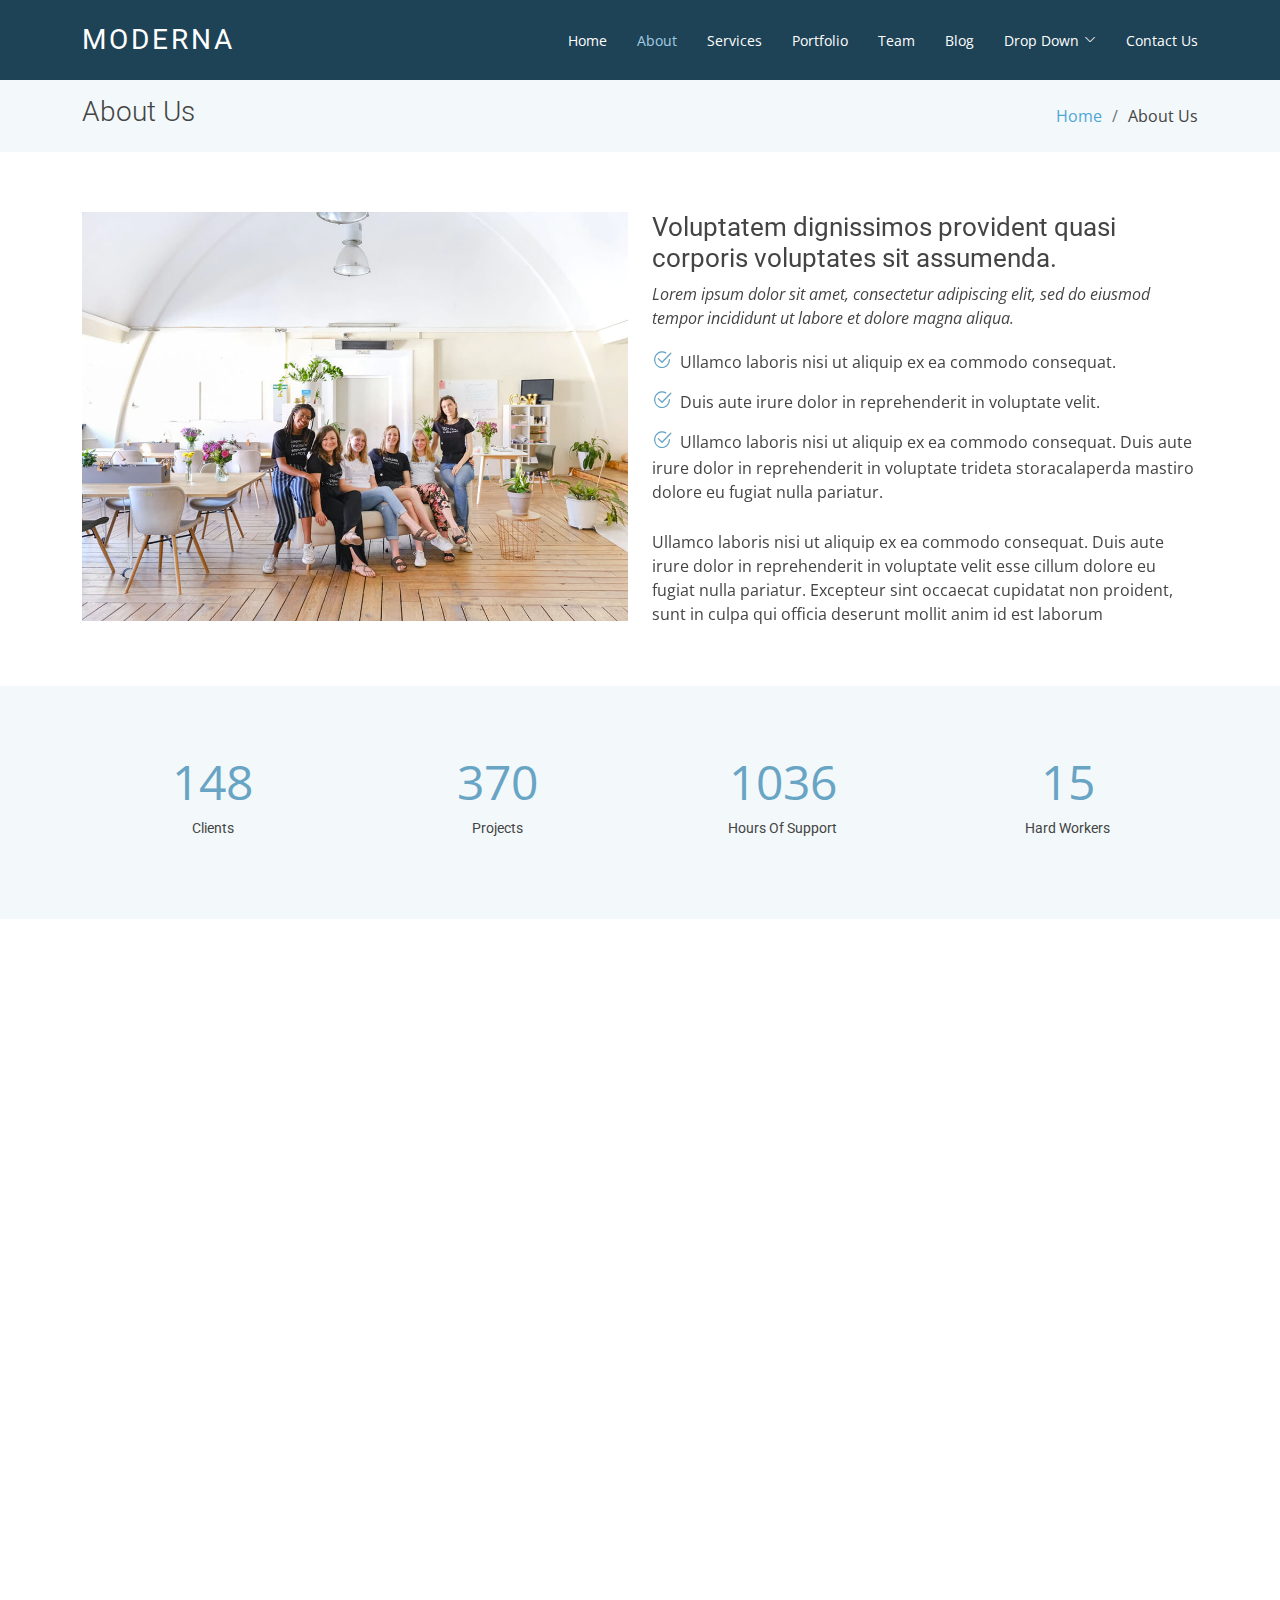
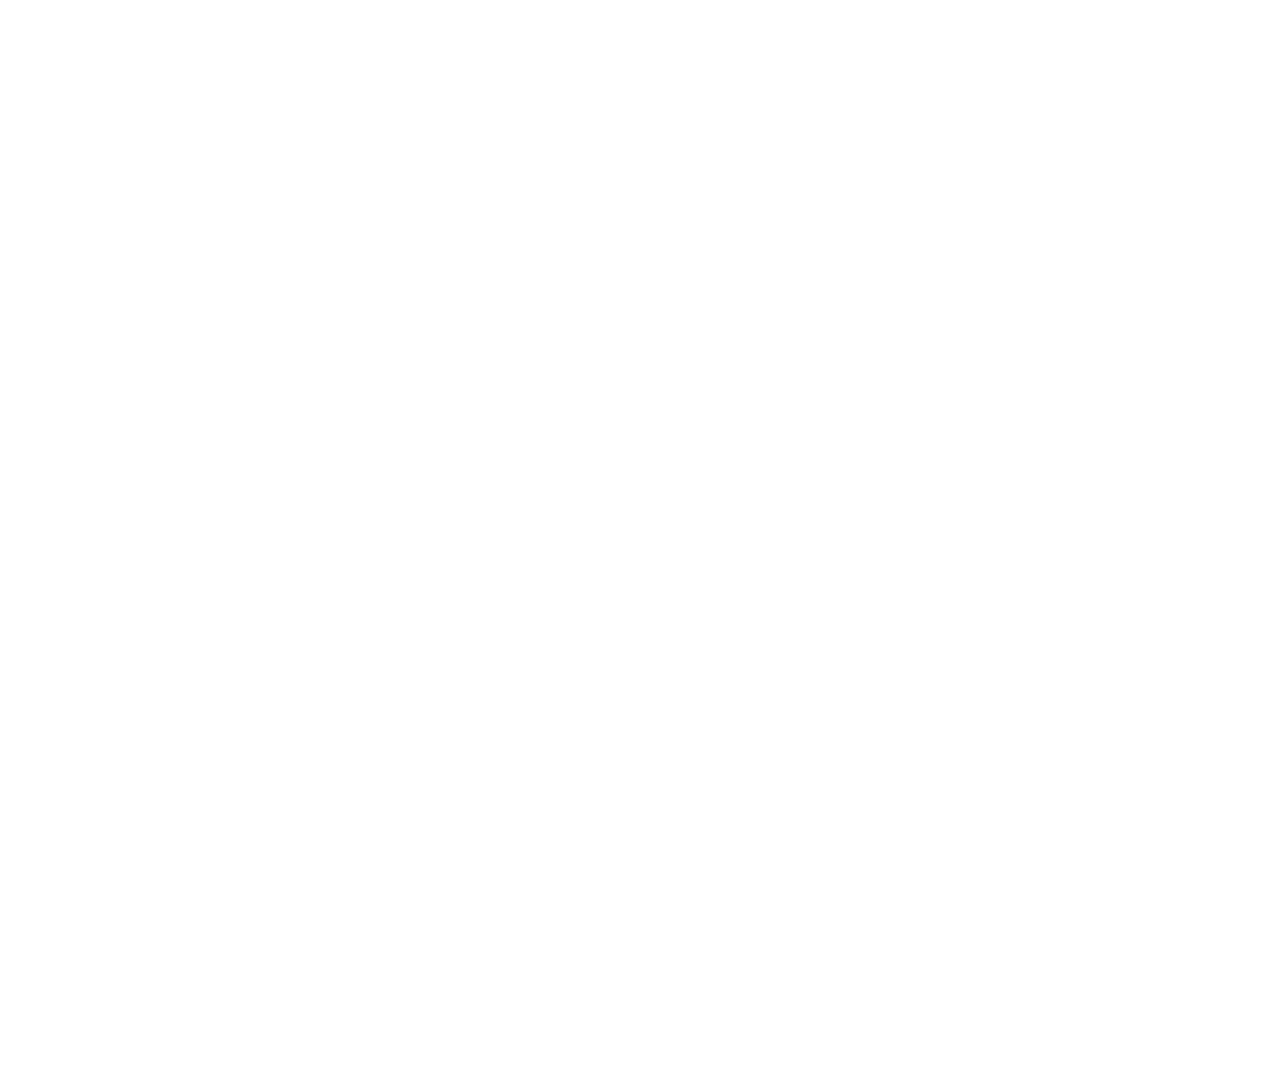
<file: Medica/about.html>
<!DOCTYPE html>
<html lang="en">

<head>
  <meta charset="utf-8">
  <meta content="width=device-width, initial-scale=1.0" name="viewport">

  <title>About - Moderna Bootstrap Template</title>
  <meta content="" name="description">
  <meta content="" name="keywords">

  <!-- Favicons -->
  <link href="assets/img/favicon.png" rel="icon">
  <link href="assets/img/apple-touch-icon.png" rel="apple-touch-icon">

  <!-- Google Fonts -->
  <link href="https://fonts.googleapis.com/css?family=Open+Sans:300,300i,400,400i,600,600i,700,700i|Roboto:300,300i,400,400i,500,500i,700,700i&display=swap" rel="stylesheet">

  <!-- Vendor CSS Files -->
  <link href="assets/vendor/animate.css/animate.min.css" rel="stylesheet">
  <link href="assets/vendor/aos/aos.css" rel="stylesheet">
  <link href="assets/vendor/bootstrap/css/bootstrap.min.css" rel="stylesheet">
  <link href="assets/vendor/bootstrap-icons/bootstrap-icons.css" rel="stylesheet">
  <link href="assets/vendor/boxicons/css/boxicons.min.css" rel="stylesheet">
  <link href="assets/vendor/glightbox/css/glightbox.min.css" rel="stylesheet">
  <link href="assets/vendor/swiper/swiper-bundle.min.css" rel="stylesheet">

  <!-- Template Main CSS File -->
  <link href="assets/css/style.css" rel="stylesheet">

  <!-- =======================================================
  * Template Name: Moderna - v4.3.0
  * Template URL: https://bootstrapmade.com/free-bootstrap-template-corporate-moderna/
  * Author: BootstrapMade.com
  * License: https://bootstrapmade.com/license/
  ======================================================== -->
</head>

<body>

  <!-- ======= Header ======= -->
  <header id="header" class="fixed-top d-flex align-items-center ">
    <div class="container d-flex justify-content-between align-items-center">

      <div class="logo">
        <h1 class="text-light"><a href="index.html"><span>Moderna</span></a></h1>
        <!-- Uncomment below if you prefer to use an image logo -->
        <!-- <a href="index.html"><img src="assets/img/logo.png" alt="" class="img-fluid"></a>-->
      </div>

      <nav id="navbar" class="navbar">
        <ul>
          <li><a class="" href="index.html">Home</a></li>
          <li><a class="active" href="about.html">About</a></li>
          <li><a href="services.html">Services</a></li>
          <li><a href="portfolio.html">Portfolio</a></li>
          <li><a href="team.html">Team</a></li>
          <li><a href="blog.html">Blog</a></li>
          <li class="dropdown"><a href="#"><span>Drop Down</span> <i class="bi bi-chevron-down"></i></a>
            <ul>
              <li><a href="#">Drop Down 1</a></li>
              <li class="dropdown"><a href="#"><span>Deep Drop Down</span> <i class="bi bi-chevron-right"></i></a>
                <ul>
                  <li><a href="#">Deep Drop Down 1</a></li>
                  <li><a href="#">Deep Drop Down 2</a></li>
                  <li><a href="#">Deep Drop Down 3</a></li>
                  <li><a href="#">Deep Drop Down 4</a></li>
                  <li><a href="#">Deep Drop Down 5</a></li>
                </ul>
              </li>
              <li><a href="#">Drop Down 2</a></li>
              <li><a href="#">Drop Down 3</a></li>
              <li><a href="#">Drop Down 4</a></li>
            </ul>
          </li>
          <li><a href="contact.html">Contact Us</a></li>
        </ul>
        <i class="bi bi-list mobile-nav-toggle"></i>
      </nav><!-- .navbar -->

    </div>
  </header><!-- End Header -->

  <main id="main">

    <!-- ======= About Us Section ======= -->
    <section class="breadcrumbs">
      <div class="container">

        <div class="d-flex justify-content-between align-items-center">
          <h2>About Us</h2>
          <ol>
            <li><a href="index.html">Home</a></li>
            <li>About Us</li>
          </ol>
        </div>

      </div>
    </section><!-- End About Us Section -->

    <!-- ======= About Section ======= -->
    <section class="about" data-aos="fade-up">
      <div class="container">

        <div class="row">
          <div class="col-lg-6">
            <img src="assets/img/about.jpg" class="img-fluid" alt="">
          </div>
          <div class="col-lg-6 pt-4 pt-lg-0">
            <h3>Voluptatem dignissimos provident quasi corporis voluptates sit assumenda.</h3>
            <p class="fst-italic">
              Lorem ipsum dolor sit amet, consectetur adipiscing elit, sed do eiusmod tempor incididunt ut labore et dolore
              magna aliqua.
            </p>
            <ul>
              <li><i class="bi bi-check2-circle"></i> Ullamco laboris nisi ut aliquip ex ea commodo consequat.</li>
              <li><i class="bi bi-check2-circle"></i> Duis aute irure dolor in reprehenderit in voluptate velit.</li>
              <li><i class="bi bi-check2-circle"></i> Ullamco laboris nisi ut aliquip ex ea commodo consequat. Duis aute irure dolor in reprehenderit in voluptate trideta storacalaperda mastiro dolore eu fugiat nulla pariatur.</li>
            </ul>
            <p>
              Ullamco laboris nisi ut aliquip ex ea commodo consequat. Duis aute irure dolor in reprehenderit in voluptate
              velit esse cillum dolore eu fugiat nulla pariatur. Excepteur sint occaecat cupidatat non proident, sunt in
              culpa qui officia deserunt mollit anim id est laborum
            </p>
          </div>
        </div>

      </div>
    </section><!-- End About Section -->

    <!-- ======= Facts Section ======= -->
    <section class="facts section-bg" data-aos="fade-up">
      <div class="container">

        <div class="row counters">

          <div class="col-lg-3 col-6 text-center">
            <span data-purecounter-start="0" data-purecounter-end="232" data-purecounter-duration="1" class="purecounter"></span>
            <p>Clients</p>
          </div>

          <div class="col-lg-3 col-6 text-center">
            <span data-purecounter-start="0" data-purecounter-end="521" data-purecounter-duration="1" class="purecounter"></span>
            <p>Projects</p>
          </div>

          <div class="col-lg-3 col-6 text-center">
            <span data-purecounter-start="0" data-purecounter-end="1463" data-purecounter-duration="1" class="purecounter"></span>
            <p>Hours Of Support</p>
          </div>

          <div class="col-lg-3 col-6 text-center">
            <span data-purecounter-start="0" data-purecounter-end="15" data-purecounter-duration="1" class="purecounter"></span>
            <p>Hard Workers</p>
          </div>

        </div>

      </div>
    </section><!-- End Facts Section -->

    <!-- ======= Our Skills Section ======= -->
    <section class="skills" data-aos="fade-up">
      <div class="container">

        <div class="section-title">
          <h2>Our Skills</h2>
          <p>Magnam dolores commodi suscipit. Necessitatibus eius consequatur ex aliquid fuga eum quidem. Sit sint consectetur velit. Quisquam quos quisquam cupiditate. Et nemo qui impedit suscipit alias ea. Quia fugiat sit in iste officiis commodi quidem hic quas.</p>
        </div>

        <div class="skills-content">

          <div class="progress">
            <div class="progress-bar bg-success" role="progressbar" aria-valuenow="100" aria-valuemin="0" aria-valuemax="100">
              <span class="skill">HTML <i class="val">100%</i></span>
            </div>
          </div>

          <div class="progress">
            <div class="progress-bar bg-info" role="progressbar" aria-valuenow="90" aria-valuemin="0" aria-valuemax="100">
              <span class="skill">CSS <i class="val">90%</i></span>
            </div>
          </div>

          <div class="progress">
            <div class="progress-bar bg-warning" role="progressbar" aria-valuenow="75" aria-valuemin="0" aria-valuemax="100">
              <span class="skill">JavaScript <i class="val">75%</i></span>
            </div>
          </div>

          <div class="progress">
            <div class="progress-bar bg-danger" role="progressbar" aria-valuenow="55" aria-valuemin="0" aria-valuemax="100">
              <span class="skill">Photoshop <i class="val">55%</i></span>
            </div>
          </div>

        </div>

      </div>
    </section><!-- End Our Skills Section -->

    <!-- ======= Tetstimonials Section ======= -->
    <section class="testimonials" data-aos="fade-up">
      <div class="container">

        <div class="section-title">
          <h2>Tetstimonials</h2>
          <p>Magnam dolores commodi suscipit. Necessitatibus eius consequatur ex aliquid fuga eum quidem. Sit sint consectetur velit. Quisquam quos quisquam cupiditate. Et nemo qui impedit suscipit alias ea. Quia fugiat sit in iste officiis commodi quidem hic quas.</p>
        </div>

        <div class="testimonials-carousel swiper-container">
          <div class="swiper-wrapper">
            <div class="testimonial-item swiper-slide">
              <img src="assets/img/testimonials/testimonials-1.jpg" class="testimonial-img" alt="">
              <h3>Saul Goodman</h3>
              <h4>Ceo &amp; Founder</h4>
              <p>
                <i class="bx bxs-quote-alt-left quote-icon-left"></i>
                Proin iaculis purus consequat sem cure digni ssim donec porttitora entum suscipit rhoncus. Accusantium quam, ultricies eget id, aliquam eget nibh et. Maecen aliquam, risus at semper.
                <i class="bx bxs-quote-alt-right quote-icon-right"></i>
              </p>
            </div>

            <div class="testimonial-item swiper-slide">
              <img src="assets/img/testimonials/testimonials-2.jpg" class="testimonial-img" alt="">
              <h3>Sara Wilsson</h3>
              <h4>Designer</h4>
              <p>
                <i class="bx bxs-quote-alt-left quote-icon-left"></i>
                Export tempor illum tamen malis malis eram quae irure esse labore quem cillum quid cillum eram malis quorum velit fore eram velit sunt aliqua noster fugiat irure amet legam anim culpa.
                <i class="bx bxs-quote-alt-right quote-icon-right"></i>
              </p>
            </div>

            <div class="testimonial-item swiper-slide">
              <img src="assets/img/testimonials/testimonials-3.jpg" class="testimonial-img" alt="">
              <h3>Jena Karlis</h3>
              <h4>Store Owner</h4>
              <p>
                <i class="bx bxs-quote-alt-left quote-icon-left"></i>
                Enim nisi quem export duis labore cillum quae magna enim sint quorum nulla quem veniam duis minim tempor labore quem eram duis noster aute amet eram fore quis sint minim.
                <i class="bx bxs-quote-alt-right quote-icon-right"></i>
              </p>
            </div>

            <div class="testimonial-item swiper-slide">
              <img src="assets/img/testimonials/testimonials-4.jpg" class="testimonial-img" alt="">
              <h3>Matt Brandon</h3>
              <h4>Freelancer</h4>
              <p>
                <i class="bx bxs-quote-alt-left quote-icon-left"></i>
                Fugiat enim eram quae cillum dolore dolor amet nulla culpa multos export minim fugiat minim velit minim dolor enim duis veniam ipsum anim magna sunt elit fore quem dolore labore illum veniam.
                <i class="bx bxs-quote-alt-right quote-icon-right"></i>
              </p>
            </div>

            <div class="testimonial-item swiper-slide">
              <img src="assets/img/testimonials/testimonials-5.jpg" class="testimonial-img" alt="">
              <h3>John Larson</h3>
              <h4>Entrepreneur</h4>
              <p>
                <i class="bx bxs-quote-alt-left quote-icon-left"></i>
                Quis quorum aliqua sint quem legam fore sunt eram irure aliqua veniam tempor noster veniam enim culpa labore duis sunt culpa nulla illum cillum fugiat legam esse veniam culpa fore nisi cillum quid.
                <i class="bx bxs-quote-alt-right quote-icon-right"></i>
              </p>
            </div>
          </div>
          <div class="swiper-pagination"></div>
        </div>

      </div>
    </section><!-- End Ttstimonials Section -->

  </main><!-- End #main -->

  <!-- ======= Footer ======= -->
  <footer id="footer" data-aos="fade-up" data-aos-easing="ease-in-out" data-aos-duration="500">

    <div class="footer-newsletter">
      <div class="container">
        <div class="row">
          <div class="col-lg-6">
            <h4>Our Newsletter</h4>
            <p>Tamen quem nulla quae legam multos aute sint culpa legam noster magna</p>
          </div>
          <div class="col-lg-6">
            <form action="" method="post">
              <input type="email" name="email"><input type="submit" value="Subscribe">
            </form>
          </div>
        </div>
      </div>
    </div>

    <div class="footer-top">
      <div class="container">
        <div class="row">

          <div class="col-lg-3 col-md-6 footer-links">
            <h4>Useful Links</h4>
            <ul>
              <li><i class="bx bx-chevron-right"></i> <a href="#">Home</a></li>
              <li><i class="bx bx-chevron-right"></i> <a href="#">About us</a></li>
              <li><i class="bx bx-chevron-right"></i> <a href="#">Services</a></li>
              <li><i class="bx bx-chevron-right"></i> <a href="#">Terms of service</a></li>
              <li><i class="bx bx-chevron-right"></i> <a href="#">Privacy policy</a></li>
            </ul>
          </div>

          <div class="col-lg-3 col-md-6 footer-links">
            <h4>Our Services</h4>
            <ul>
              <li><i class="bx bx-chevron-right"></i> <a href="#">Web Design</a></li>
              <li><i class="bx bx-chevron-right"></i> <a href="#">Web Development</a></li>
              <li><i class="bx bx-chevron-right"></i> <a href="#">Product Management</a></li>
              <li><i class="bx bx-chevron-right"></i> <a href="#">Marketing</a></li>
              <li><i class="bx bx-chevron-right"></i> <a href="#">Graphic Design</a></li>
            </ul>
          </div>

          <div class="col-lg-3 col-md-6 footer-contact">
            <h4>Contact Us</h4>
            <p>
              A108 Adam Street <br>
              New York, NY 535022<br>
              United States <br><br>
              <strong>Phone:</strong> +1 5589 55488 55<br>
              <strong>Email:</strong> info@example.com<br>
            </p>

          </div>

          <div class="col-lg-3 col-md-6 footer-info">
            <h3>About Moderna</h3>
            <p>Cras fermentum odio eu feugiat lide par naso tierra. Justo eget nada terra videa magna derita valies darta donna mare fermentum iaculis eu non diam phasellus.</p>
            <div class="social-links mt-3">
              <a href="#" class="twitter"><i class="bx bxl-twitter"></i></a>
              <a href="#" class="facebook"><i class="bx bxl-facebook"></i></a>
              <a href="#" class="instagram"><i class="bx bxl-instagram"></i></a>
              <a href="#" class="linkedin"><i class="bx bxl-linkedin"></i></a>
            </div>
          </div>

        </div>
      </div>
    </div>

    <div class="container">
      <div class="copyright">
        &copy; Copyright <strong><span>Moderna</span></strong>. All Rights Reserved
      </div>
      <div class="credits">
        <!-- All the links in the footer should remain intact. -->
        <!-- You can delete the links only if you purchased the pro version. -->
        <!-- Licensing information: https://bootstrapmade.com/license/ -->
        <!-- Purchase the pro version with working PHP/AJAX contact form: https://bootstrapmade.com/free-bootstrap-template-corporate-moderna/ -->
        Designed by <a href="https://bootstrapmade.com/">BootstrapMade</a>
      </div>
    </div>
  </footer><!-- End Footer -->

  <a href="#" class="back-to-top d-flex align-items-center justify-content-center"><i class="bi bi-arrow-up-short"></i></a>

  <!-- Vendor JS Files -->
  <script src="assets/vendor/aos/aos.js"></script>
  <script src="assets/vendor/bootstrap/js/bootstrap.bundle.min.js"></script>
  <script src="assets/vendor/glightbox/js/glightbox.min.js"></script>
  <script src="assets/vendor/isotope-layout/isotope.pkgd.min.js"></script>
  <script src="assets/vendor/php-email-form/validate.js"></script>
  <script src="assets/vendor/purecounter/purecounter.js"></script>
  <script src="assets/vendor/swiper/swiper-bundle.min.js"></script>
  <script src="assets/vendor/waypoints/noframework.waypoints.js"></script>

  <!-- Template Main JS File -->
  <script src="assets/js/main.js"></script>

</body>

</html>
</file>
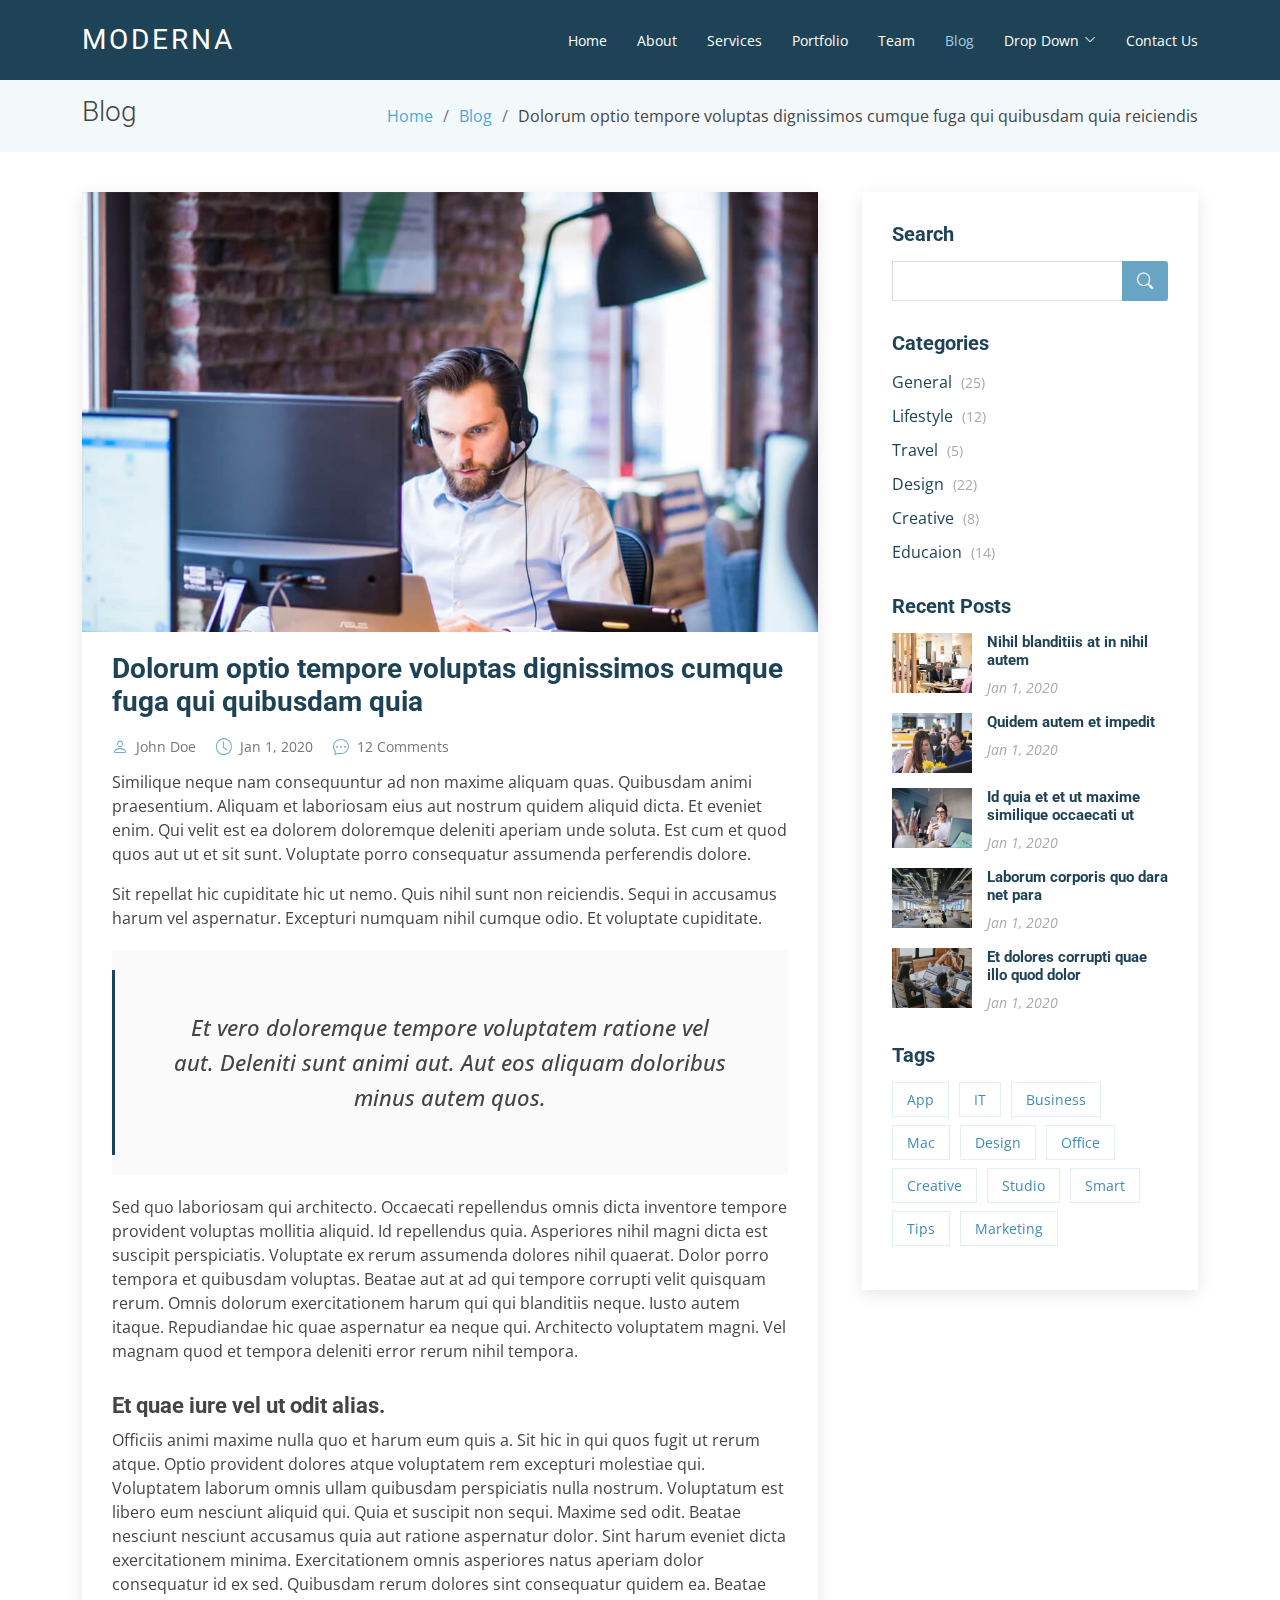
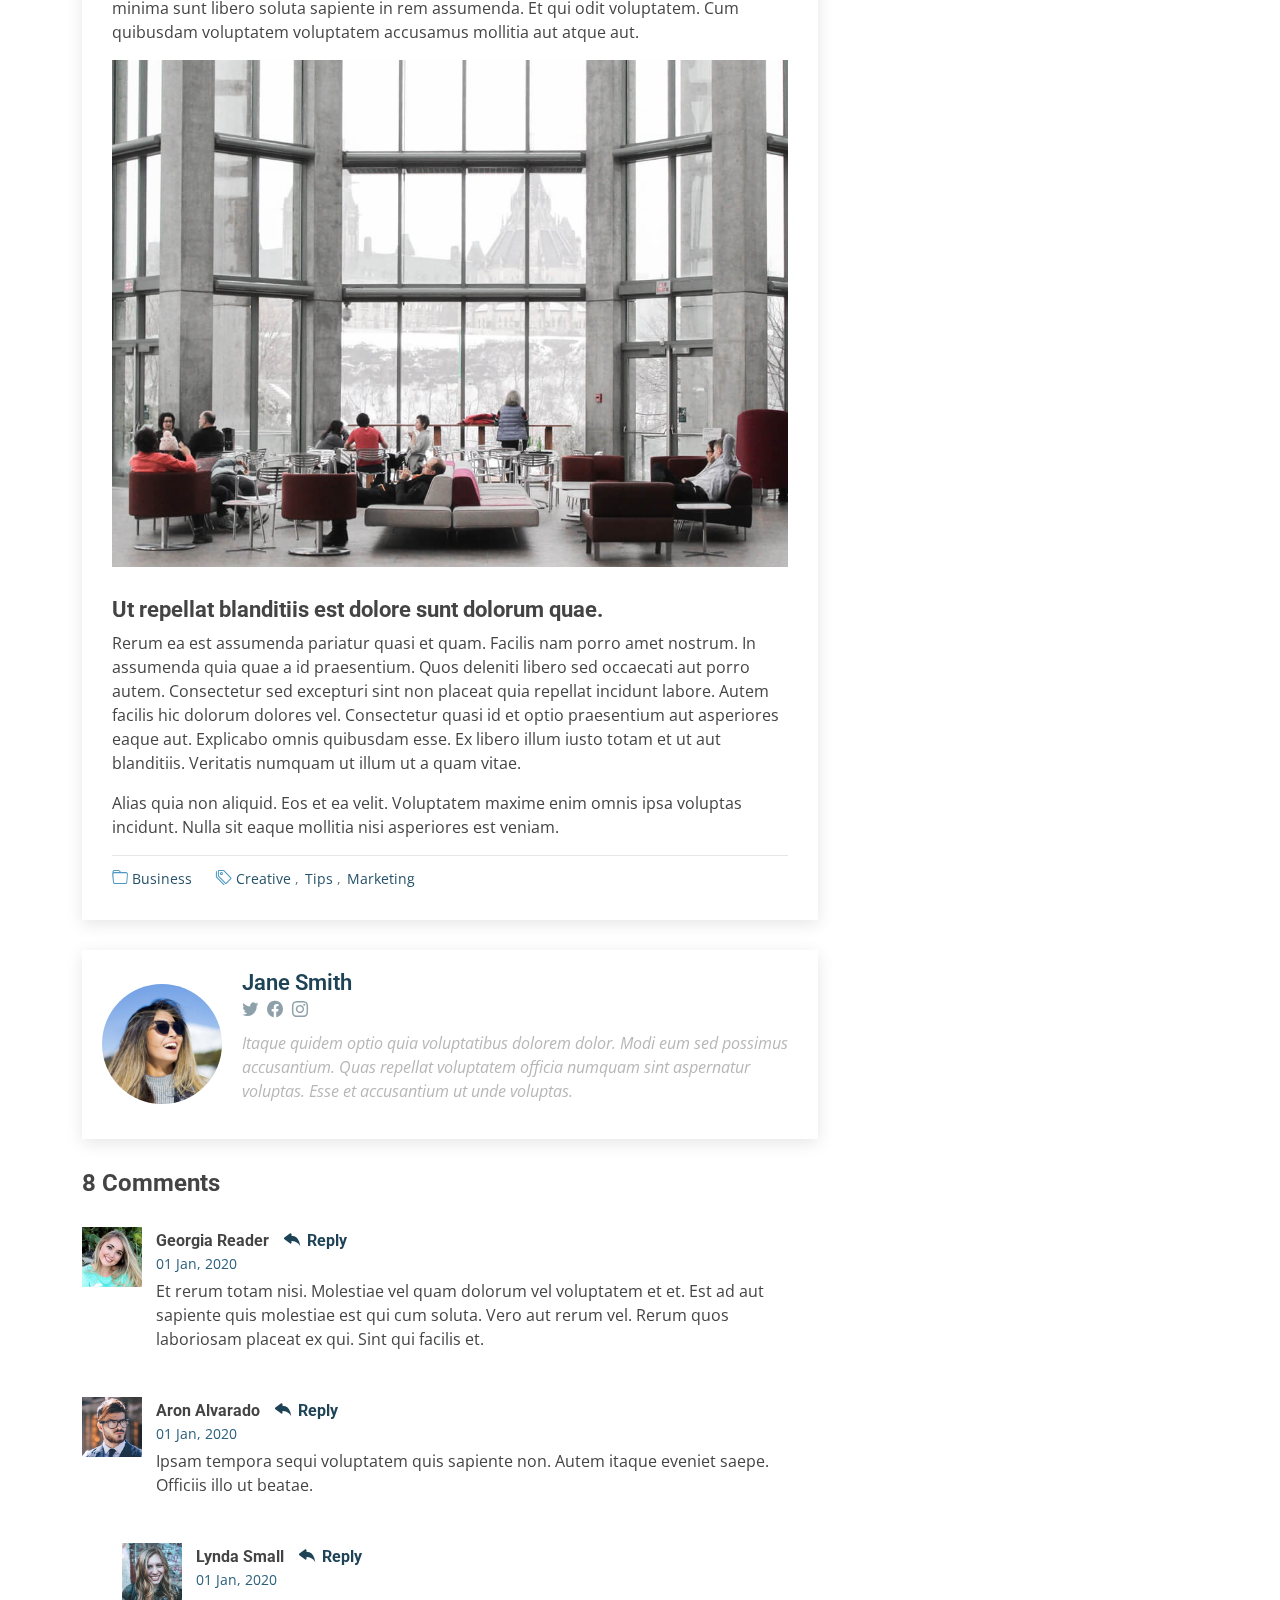
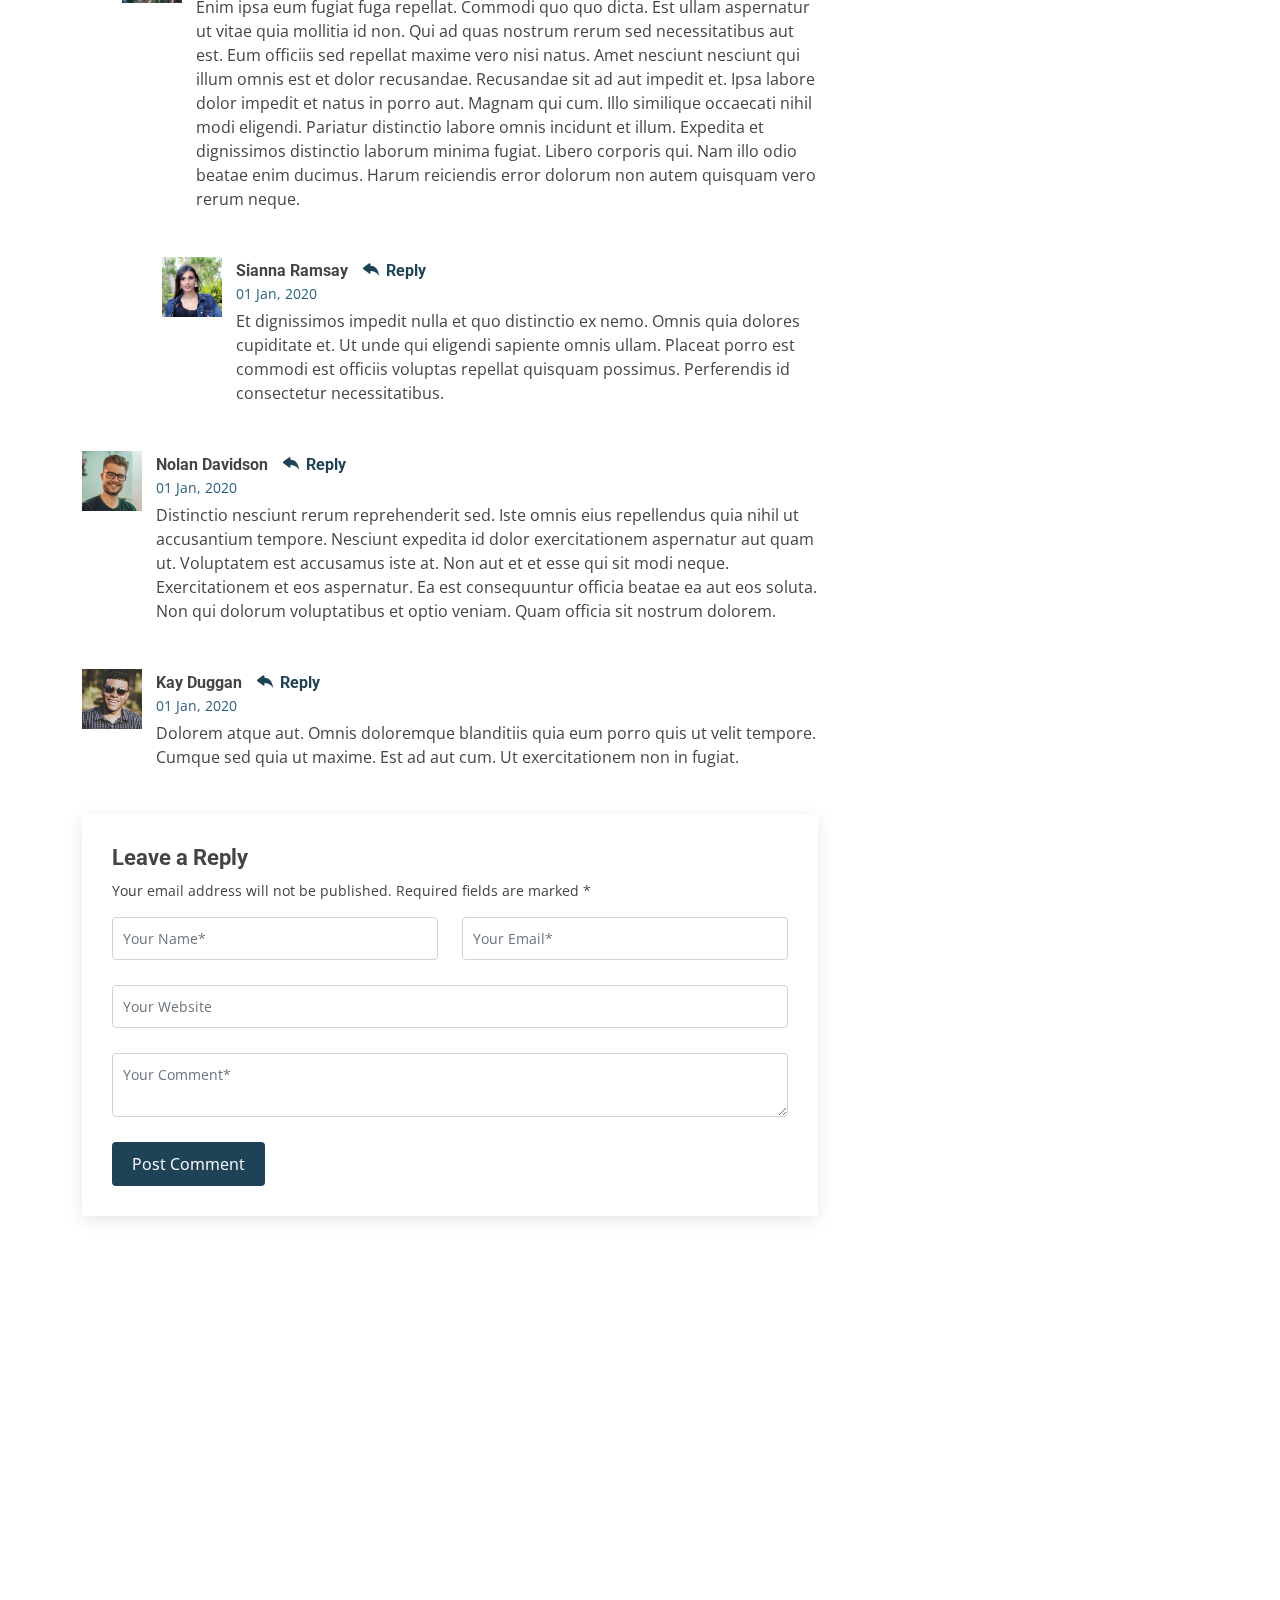
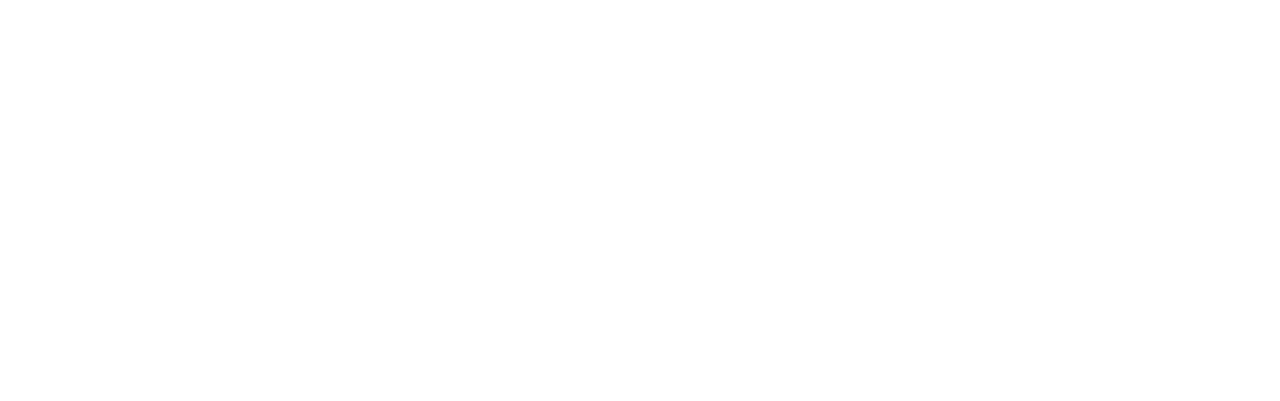
<file: Medica/blog-single.html>
<!DOCTYPE html>
<html lang="en">

<head>
  <meta charset="utf-8">
  <meta content="width=device-width, initial-scale=1.0" name="viewport">

  <title>Blog Single - Moderna Bootstrap Template</title>
  <meta content="" name="description">
  <meta content="" name="keywords">

  <!-- Favicons -->
  <link href="assets/img/favicon.png" rel="icon">
  <link href="assets/img/apple-touch-icon.png" rel="apple-touch-icon">

  <!-- Google Fonts -->
  <link href="https://fonts.googleapis.com/css?family=Open+Sans:300,300i,400,400i,600,600i,700,700i|Roboto:300,300i,400,400i,500,500i,700,700i&display=swap" rel="stylesheet">

  <!-- Vendor CSS Files -->
  <link href="assets/vendor/animate.css/animate.min.css" rel="stylesheet">
  <link href="assets/vendor/aos/aos.css" rel="stylesheet">
  <link href="assets/vendor/bootstrap/css/bootstrap.min.css" rel="stylesheet">
  <link href="assets/vendor/bootstrap-icons/bootstrap-icons.css" rel="stylesheet">
  <link href="assets/vendor/boxicons/css/boxicons.min.css" rel="stylesheet">
  <link href="assets/vendor/glightbox/css/glightbox.min.css" rel="stylesheet">
  <link href="assets/vendor/swiper/swiper-bundle.min.css" rel="stylesheet">

  <!-- Template Main CSS File -->
  <link href="assets/css/style.css" rel="stylesheet">

  <!-- =======================================================
  * Template Name: Moderna - v4.3.0
  * Template URL: https://bootstrapmade.com/free-bootstrap-template-corporate-moderna/
  * Author: BootstrapMade.com
  * License: https://bootstrapmade.com/license/
  ======================================================== -->
</head>

<body>

  <!-- ======= Header ======= -->
  <header id="header" class="fixed-top d-flex align-items-center ">
    <div class="container d-flex justify-content-between align-items-center">

      <div class="logo">
        <h1 class="text-light"><a href="index.html"><span>Moderna</span></a></h1>
        <!-- Uncomment below if you prefer to use an image logo -->
        <!-- <a href="index.html"><img src="assets/img/logo.png" alt="" class="img-fluid"></a>-->
      </div>

      <nav id="navbar" class="navbar">
        <ul>
          <li><a class="" href="index.html">Home</a></li>
          <li><a href="about.html">About</a></li>
          <li><a href="services.html">Services</a></li>
          <li><a href="portfolio.html">Portfolio</a></li>
          <li><a href="team.html">Team</a></li>
          <li><a class="active" href="blog.html">Blog</a></li>
          <li class="dropdown"><a href="#"><span>Drop Down</span> <i class="bi bi-chevron-down"></i></a>
            <ul>
              <li><a href="#">Drop Down 1</a></li>
              <li class="dropdown"><a href="#"><span>Deep Drop Down</span> <i class="bi bi-chevron-right"></i></a>
                <ul>
                  <li><a href="#">Deep Drop Down 1</a></li>
                  <li><a href="#">Deep Drop Down 2</a></li>
                  <li><a href="#">Deep Drop Down 3</a></li>
                  <li><a href="#">Deep Drop Down 4</a></li>
                  <li><a href="#">Deep Drop Down 5</a></li>
                </ul>
              </li>
              <li><a href="#">Drop Down 2</a></li>
              <li><a href="#">Drop Down 3</a></li>
              <li><a href="#">Drop Down 4</a></li>
            </ul>
          </li>
          <li><a href="contact.html">Contact Us</a></li>
        </ul>
        <i class="bi bi-list mobile-nav-toggle"></i>
      </nav><!-- .navbar -->

    </div>
  </header><!-- End Header -->

  <main id="main">

    <!-- ======= Blog Section ======= -->
    <section class="breadcrumbs">
      <div class="container">

        <div class="d-flex justify-content-between align-items-center">
          <h2>Blog</h2>

          <ol>
            <li><a href="index.html">Home</a></li>
            <li><a href="blog.html">Blog</a></li>
            <li>Dolorum optio tempore voluptas dignissimos cumque fuga qui quibusdam quia reiciendis</li>
          </ol>
        </div>

      </div>
    </section><!-- End Blog Section -->

    <!-- ======= Blog Single Section ======= -->
    <section id="blog" class="blog">
      <div class="container" data-aos="fade-up">

        <div class="row">

          <div class="col-lg-8 entries">

            <article class="entry entry-single">

              <div class="entry-img">
                <img src="assets/img/blog/blog-1.jpg" alt="" class="img-fluid">
              </div>

              <h2 class="entry-title">
                <a href="blog-single.html">Dolorum optio tempore voluptas dignissimos cumque fuga qui quibusdam quia</a>
              </h2>

              <div class="entry-meta">
                <ul>
                  <li class="d-flex align-items-center"><i class="bi bi-person"></i> <a href="blog-single.html">John Doe</a></li>
                  <li class="d-flex align-items-center"><i class="bi bi-clock"></i> <a href="blog-single.html"><time datetime="2020-01-01">Jan 1, 2020</time></a></li>
                  <li class="d-flex align-items-center"><i class="bi bi-chat-dots"></i> <a href="blog-single.html">12 Comments</a></li>
                </ul>
              </div>

              <div class="entry-content">
                <p>
                  Similique neque nam consequuntur ad non maxime aliquam quas. Quibusdam animi praesentium. Aliquam et laboriosam eius aut nostrum quidem aliquid dicta.
                  Et eveniet enim. Qui velit est ea dolorem doloremque deleniti aperiam unde soluta. Est cum et quod quos aut ut et sit sunt. Voluptate porro consequatur assumenda perferendis dolore.
                </p>

                <p>
                  Sit repellat hic cupiditate hic ut nemo. Quis nihil sunt non reiciendis. Sequi in accusamus harum vel aspernatur. Excepturi numquam nihil cumque odio. Et voluptate cupiditate.
                </p>

                <blockquote>
                  <p>
                    Et vero doloremque tempore voluptatem ratione vel aut. Deleniti sunt animi aut. Aut eos aliquam doloribus minus autem quos.
                  </p>
                </blockquote>

                <p>
                  Sed quo laboriosam qui architecto. Occaecati repellendus omnis dicta inventore tempore provident voluptas mollitia aliquid. Id repellendus quia. Asperiores nihil magni dicta est suscipit perspiciatis. Voluptate ex rerum assumenda dolores nihil quaerat.
                  Dolor porro tempora et quibusdam voluptas. Beatae aut at ad qui tempore corrupti velit quisquam rerum. Omnis dolorum exercitationem harum qui qui blanditiis neque.
                  Iusto autem itaque. Repudiandae hic quae aspernatur ea neque qui. Architecto voluptatem magni. Vel magnam quod et tempora deleniti error rerum nihil tempora.
                </p>

                <h3>Et quae iure vel ut odit alias.</h3>
                <p>
                  Officiis animi maxime nulla quo et harum eum quis a. Sit hic in qui quos fugit ut rerum atque. Optio provident dolores atque voluptatem rem excepturi molestiae qui. Voluptatem laborum omnis ullam quibusdam perspiciatis nulla nostrum. Voluptatum est libero eum nesciunt aliquid qui.
                  Quia et suscipit non sequi. Maxime sed odit. Beatae nesciunt nesciunt accusamus quia aut ratione aspernatur dolor. Sint harum eveniet dicta exercitationem minima. Exercitationem omnis asperiores natus aperiam dolor consequatur id ex sed. Quibusdam rerum dolores sint consequatur quidem ea.
                  Beatae minima sunt libero soluta sapiente in rem assumenda. Et qui odit voluptatem. Cum quibusdam voluptatem voluptatem accusamus mollitia aut atque aut.
                </p>
                <img src="assets/img/blog/blog-inside-post.jpg" class="img-fluid" alt="">

                <h3>Ut repellat blanditiis est dolore sunt dolorum quae.</h3>
                <p>
                  Rerum ea est assumenda pariatur quasi et quam. Facilis nam porro amet nostrum. In assumenda quia quae a id praesentium. Quos deleniti libero sed occaecati aut porro autem. Consectetur sed excepturi sint non placeat quia repellat incidunt labore. Autem facilis hic dolorum dolores vel.
                  Consectetur quasi id et optio praesentium aut asperiores eaque aut. Explicabo omnis quibusdam esse. Ex libero illum iusto totam et ut aut blanditiis. Veritatis numquam ut illum ut a quam vitae.
                </p>
                <p>
                  Alias quia non aliquid. Eos et ea velit. Voluptatem maxime enim omnis ipsa voluptas incidunt. Nulla sit eaque mollitia nisi asperiores est veniam.
                </p>

              </div>

              <div class="entry-footer">
                <i class="bi bi-folder"></i>
                <ul class="cats">
                  <li><a href="#">Business</a></li>
                </ul>

                <i class="bi bi-tags"></i>
                <ul class="tags">
                  <li><a href="#">Creative</a></li>
                  <li><a href="#">Tips</a></li>
                  <li><a href="#">Marketing</a></li>
                </ul>
              </div>

            </article><!-- End blog entry -->

            <div class="blog-author d-flex align-items-center">
              <img src="assets/img/blog/blog-author.jpg" class="rounded-circle float-left" alt="">
              <div>
                <h4>Jane Smith</h4>
                <div class="social-links">
                  <a href="https://twitters.com/#"><i class="bi bi-twitter"></i></a>
                  <a href="https://facebook.com/#"><i class="bi bi-facebook"></i></a>
                  <a href="https://instagram.com/#"><i class="biu bi-instagram"></i></a>
                </div>
                <p>
                  Itaque quidem optio quia voluptatibus dolorem dolor. Modi eum sed possimus accusantium. Quas repellat voluptatem officia numquam sint aspernatur voluptas. Esse et accusantium ut unde voluptas.
                </p>
              </div>
            </div><!-- End blog author bio -->

            <div class="blog-comments">

              <h4 class="comments-count">8 Comments</h4>

              <div id="comment-1" class="comment">
                <div class="d-flex">
                  <div class="comment-img"><img src="assets/img/blog/comments-1.jpg" alt=""></div>
                  <div>
                    <h5><a href="">Georgia Reader</a> <a href="#" class="reply"><i class="bi bi-reply-fill"></i> Reply</a></h5>
                    <time datetime="2020-01-01">01 Jan, 2020</time>
                    <p>
                      Et rerum totam nisi. Molestiae vel quam dolorum vel voluptatem et et. Est ad aut sapiente quis molestiae est qui cum soluta.
                      Vero aut rerum vel. Rerum quos laboriosam placeat ex qui. Sint qui facilis et.
                    </p>
                  </div>
                </div>
              </div><!-- End comment #1 -->

              <div id="comment-2" class="comment">
                <div class="d-flex">
                  <div class="comment-img"><img src="assets/img/blog/comments-2.jpg" alt=""></div>
                  <div>
                    <h5><a href="">Aron Alvarado</a> <a href="#" class="reply"><i class="bi bi-reply-fill"></i> Reply</a></h5>
                    <time datetime="2020-01-01">01 Jan, 2020</time>
                    <p>
                      Ipsam tempora sequi voluptatem quis sapiente non. Autem itaque eveniet saepe. Officiis illo ut beatae.
                    </p>
                  </div>
                </div>

                <div id="comment-reply-1" class="comment comment-reply">
                  <div class="d-flex">
                    <div class="comment-img"><img src="assets/img/blog/comments-3.jpg" alt=""></div>
                    <div>
                      <h5><a href="">Lynda Small</a> <a href="#" class="reply"><i class="bi bi-reply-fill"></i> Reply</a></h5>
                      <time datetime="2020-01-01">01 Jan, 2020</time>
                      <p>
                        Enim ipsa eum fugiat fuga repellat. Commodi quo quo dicta. Est ullam aspernatur ut vitae quia mollitia id non. Qui ad quas nostrum rerum sed necessitatibus aut est. Eum officiis sed repellat maxime vero nisi natus. Amet nesciunt nesciunt qui illum omnis est et dolor recusandae.

                        Recusandae sit ad aut impedit et. Ipsa labore dolor impedit et natus in porro aut. Magnam qui cum. Illo similique occaecati nihil modi eligendi. Pariatur distinctio labore omnis incidunt et illum. Expedita et dignissimos distinctio laborum minima fugiat.

                        Libero corporis qui. Nam illo odio beatae enim ducimus. Harum reiciendis error dolorum non autem quisquam vero rerum neque.
                      </p>
                    </div>
                  </div>

                  <div id="comment-reply-2" class="comment comment-reply">
                    <div class="d-flex">
                      <div class="comment-img"><img src="assets/img/blog/comments-4.jpg" alt=""></div>
                      <div>
                        <h5><a href="">Sianna Ramsay</a> <a href="#" class="reply"><i class="bi bi-reply-fill"></i> Reply</a></h5>
                        <time datetime="2020-01-01">01 Jan, 2020</time>
                        <p>
                          Et dignissimos impedit nulla et quo distinctio ex nemo. Omnis quia dolores cupiditate et. Ut unde qui eligendi sapiente omnis ullam. Placeat porro est commodi est officiis voluptas repellat quisquam possimus. Perferendis id consectetur necessitatibus.
                        </p>
                      </div>
                    </div>

                  </div><!-- End comment reply #2-->

                </div><!-- End comment reply #1-->

              </div><!-- End comment #2-->

              <div id="comment-3" class="comment">
                <div class="d-flex">
                  <div class="comment-img"><img src="assets/img/blog/comments-5.jpg" alt=""></div>
                  <div>
                    <h5><a href="">Nolan Davidson</a> <a href="#" class="reply"><i class="bi bi-reply-fill"></i> Reply</a></h5>
                    <time datetime="2020-01-01">01 Jan, 2020</time>
                    <p>
                      Distinctio nesciunt rerum reprehenderit sed. Iste omnis eius repellendus quia nihil ut accusantium tempore. Nesciunt expedita id dolor exercitationem aspernatur aut quam ut. Voluptatem est accusamus iste at.
                      Non aut et et esse qui sit modi neque. Exercitationem et eos aspernatur. Ea est consequuntur officia beatae ea aut eos soluta. Non qui dolorum voluptatibus et optio veniam. Quam officia sit nostrum dolorem.
                    </p>
                  </div>
                </div>

              </div><!-- End comment #3 -->

              <div id="comment-4" class="comment">
                <div class="d-flex">
                  <div class="comment-img"><img src="assets/img/blog/comments-6.jpg" alt=""></div>
                  <div>
                    <h5><a href="">Kay Duggan</a> <a href="#" class="reply"><i class="bi bi-reply-fill"></i> Reply</a></h5>
                    <time datetime="2020-01-01">01 Jan, 2020</time>
                    <p>
                      Dolorem atque aut. Omnis doloremque blanditiis quia eum porro quis ut velit tempore. Cumque sed quia ut maxime. Est ad aut cum. Ut exercitationem non in fugiat.
                    </p>
                  </div>
                </div>

              </div><!-- End comment #4 -->

              <div class="reply-form">
                <h4>Leave a Reply</h4>
                <p>Your email address will not be published. Required fields are marked * </p>
                <form action="">
                  <div class="row">
                    <div class="col-md-6 form-group">
                      <input name="name" type="text" class="form-control" placeholder="Your Name*">
                    </div>
                    <div class="col-md-6 form-group">
                      <input name="email" type="text" class="form-control" placeholder="Your Email*">
                    </div>
                  </div>
                  <div class="row">
                    <div class="col form-group">
                      <input name="website" type="text" class="form-control" placeholder="Your Website">
                    </div>
                  </div>
                  <div class="row">
                    <div class="col form-group">
                      <textarea name="comment" class="form-control" placeholder="Your Comment*"></textarea>
                    </div>
                  </div>
                  <button type="submit" class="btn btn-primary">Post Comment</button>

                </form>

              </div>

            </div><!-- End blog comments -->

          </div><!-- End blog entries list -->

          <div class="col-lg-4">

            <div class="sidebar">

              <h3 class="sidebar-title">Search</h3>
              <div class="sidebar-item search-form">
                <form action="">
                  <input type="text">
                  <button type="submit"><i class="bi bi-search"></i></button>
                </form>
              </div><!-- End sidebar search formn-->

              <h3 class="sidebar-title">Categories</h3>
              <div class="sidebar-item categories">
                <ul>
                  <li><a href="#">General <span>(25)</span></a></li>
                  <li><a href="#">Lifestyle <span>(12)</span></a></li>
                  <li><a href="#">Travel <span>(5)</span></a></li>
                  <li><a href="#">Design <span>(22)</span></a></li>
                  <li><a href="#">Creative <span>(8)</span></a></li>
                  <li><a href="#">Educaion <span>(14)</span></a></li>
                </ul>
              </div><!-- End sidebar categories-->

              <h3 class="sidebar-title">Recent Posts</h3>
              <div class="sidebar-item recent-posts">
                <div class="post-item clearfix">
                  <img src="assets/img/blog/blog-recent-1.jpg" alt="">
                  <h4><a href="blog-single.html">Nihil blanditiis at in nihil autem</a></h4>
                  <time datetime="2020-01-01">Jan 1, 2020</time>
                </div>

                <div class="post-item clearfix">
                  <img src="assets/img/blog/blog-recent-2.jpg" alt="">
                  <h4><a href="blog-single.html">Quidem autem et impedit</a></h4>
                  <time datetime="2020-01-01">Jan 1, 2020</time>
                </div>

                <div class="post-item clearfix">
                  <img src="assets/img/blog/blog-recent-3.jpg" alt="">
                  <h4><a href="blog-single.html">Id quia et et ut maxime similique occaecati ut</a></h4>
                  <time datetime="2020-01-01">Jan 1, 2020</time>
                </div>

                <div class="post-item clearfix">
                  <img src="assets/img/blog/blog-recent-4.jpg" alt="">
                  <h4><a href="blog-single.html">Laborum corporis quo dara net para</a></h4>
                  <time datetime="2020-01-01">Jan 1, 2020</time>
                </div>

                <div class="post-item clearfix">
                  <img src="assets/img/blog/blog-recent-5.jpg" alt="">
                  <h4><a href="blog-single.html">Et dolores corrupti quae illo quod dolor</a></h4>
                  <time datetime="2020-01-01">Jan 1, 2020</time>
                </div>

              </div><!-- End sidebar recent posts-->

              <h3 class="sidebar-title">Tags</h3>
              <div class="sidebar-item tags">
                <ul>
                  <li><a href="#">App</a></li>
                  <li><a href="#">IT</a></li>
                  <li><a href="#">Business</a></li>
                  <li><a href="#">Mac</a></li>
                  <li><a href="#">Design</a></li>
                  <li><a href="#">Office</a></li>
                  <li><a href="#">Creative</a></li>
                  <li><a href="#">Studio</a></li>
                  <li><a href="#">Smart</a></li>
                  <li><a href="#">Tips</a></li>
                  <li><a href="#">Marketing</a></li>
                </ul>
              </div><!-- End sidebar tags-->

            </div><!-- End sidebar -->

          </div><!-- End blog sidebar -->

        </div>

      </div>
    </section><!-- End Blog Single Section -->

  </main><!-- End #main -->

  <!-- ======= Footer ======= -->
  <footer id="footer" data-aos="fade-up" data-aos-easing="ease-in-out" data-aos-duration="500">

    <div class="footer-newsletter">
      <div class="container">
        <div class="row">
          <div class="col-lg-6">
            <h4>Our Newsletter</h4>
            <p>Tamen quem nulla quae legam multos aute sint culpa legam noster magna</p>
          </div>
          <div class="col-lg-6">
            <form action="" method="post">
              <input type="email" name="email"><input type="submit" value="Subscribe">
            </form>
          </div>
        </div>
      </div>
    </div>

    <div class="footer-top">
      <div class="container">
        <div class="row">

          <div class="col-lg-3 col-md-6 footer-links">
            <h4>Useful Links</h4>
            <ul>
              <li><i class="bx bx-chevron-right"></i> <a href="#">Home</a></li>
              <li><i class="bx bx-chevron-right"></i> <a href="#">About us</a></li>
              <li><i class="bx bx-chevron-right"></i> <a href="#">Services</a></li>
              <li><i class="bx bx-chevron-right"></i> <a href="#">Terms of service</a></li>
              <li><i class="bx bx-chevron-right"></i> <a href="#">Privacy policy</a></li>
            </ul>
          </div>

          <div class="col-lg-3 col-md-6 footer-links">
            <h4>Our Services</h4>
            <ul>
              <li><i class="bx bx-chevron-right"></i> <a href="#">Web Design</a></li>
              <li><i class="bx bx-chevron-right"></i> <a href="#">Web Development</a></li>
              <li><i class="bx bx-chevron-right"></i> <a href="#">Product Management</a></li>
              <li><i class="bx bx-chevron-right"></i> <a href="#">Marketing</a></li>
              <li><i class="bx bx-chevron-right"></i> <a href="#">Graphic Design</a></li>
            </ul>
          </div>

          <div class="col-lg-3 col-md-6 footer-contact">
            <h4>Contact Us</h4>
            <p>
              A108 Adam Street <br>
              New York, NY 535022<br>
              United States <br><br>
              <strong>Phone:</strong> +1 5589 55488 55<br>
              <strong>Email:</strong> info@example.com<br>
            </p>

          </div>

          <div class="col-lg-3 col-md-6 footer-info">
            <h3>About Moderna</h3>
            <p>Cras fermentum odio eu feugiat lide par naso tierra. Justo eget nada terra videa magna derita valies darta donna mare fermentum iaculis eu non diam phasellus.</p>
            <div class="social-links mt-3">
              <a href="#" class="twitter"><i class="bx bxl-twitter"></i></a>
              <a href="#" class="facebook"><i class="bx bxl-facebook"></i></a>
              <a href="#" class="instagram"><i class="bx bxl-instagram"></i></a>
              <a href="#" class="linkedin"><i class="bx bxl-linkedin"></i></a>
            </div>
          </div>

        </div>
      </div>
    </div>

    <div class="container">
      <div class="copyright">
        &copy; Copyright <strong><span>Moderna</span></strong>. All Rights Reserved
      </div>
      <div class="credits">
        <!-- All the links in the footer should remain intact. -->
        <!-- You can delete the links only if you purchased the pro version. -->
        <!-- Licensing information: https://bootstrapmade.com/license/ -->
        <!-- Purchase the pro version with working PHP/AJAX contact form: https://bootstrapmade.com/free-bootstrap-template-corporate-moderna/ -->
        Designed by <a href="https://bootstrapmade.com/">BootstrapMade</a>
      </div>
    </div>
  </footer><!-- End Footer -->

  <a href="#" class="back-to-top d-flex align-items-center justify-content-center"><i class="bi bi-arrow-up-short"></i></a>

  <!-- Vendor JS Files -->
  <script src="assets/vendor/aos/aos.js"></script>
  <script src="assets/vendor/bootstrap/js/bootstrap.bundle.min.js"></script>
  <script src="assets/vendor/glightbox/js/glightbox.min.js"></script>
  <script src="assets/vendor/isotope-layout/isotope.pkgd.min.js"></script>
  <script src="assets/vendor/php-email-form/validate.js"></script>
  <script src="assets/vendor/purecounter/purecounter.js"></script>
  <script src="assets/vendor/swiper/swiper-bundle.min.js"></script>
  <script src="assets/vendor/waypoints/noframework.waypoints.js"></script>

  <!-- Template Main JS File -->
  <script src="assets/js/main.js"></script>

</body>

</html>
</file>
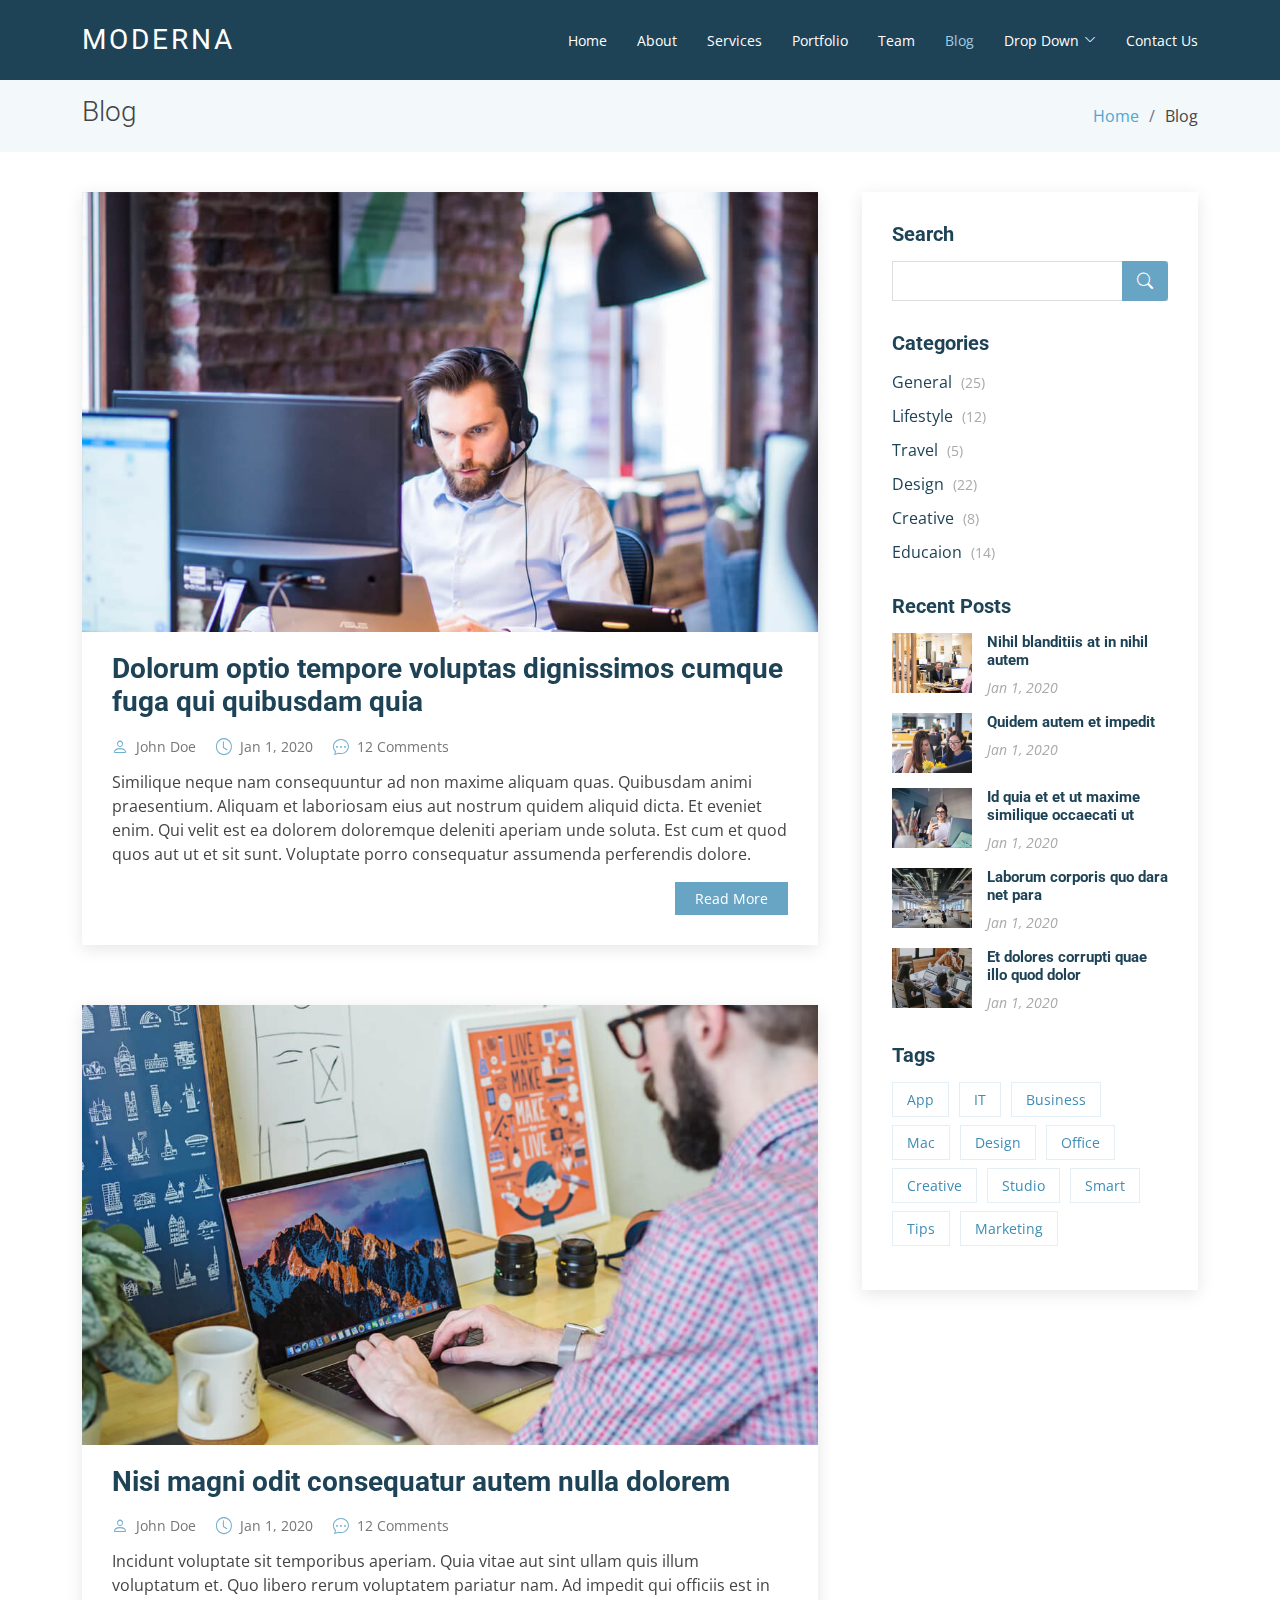
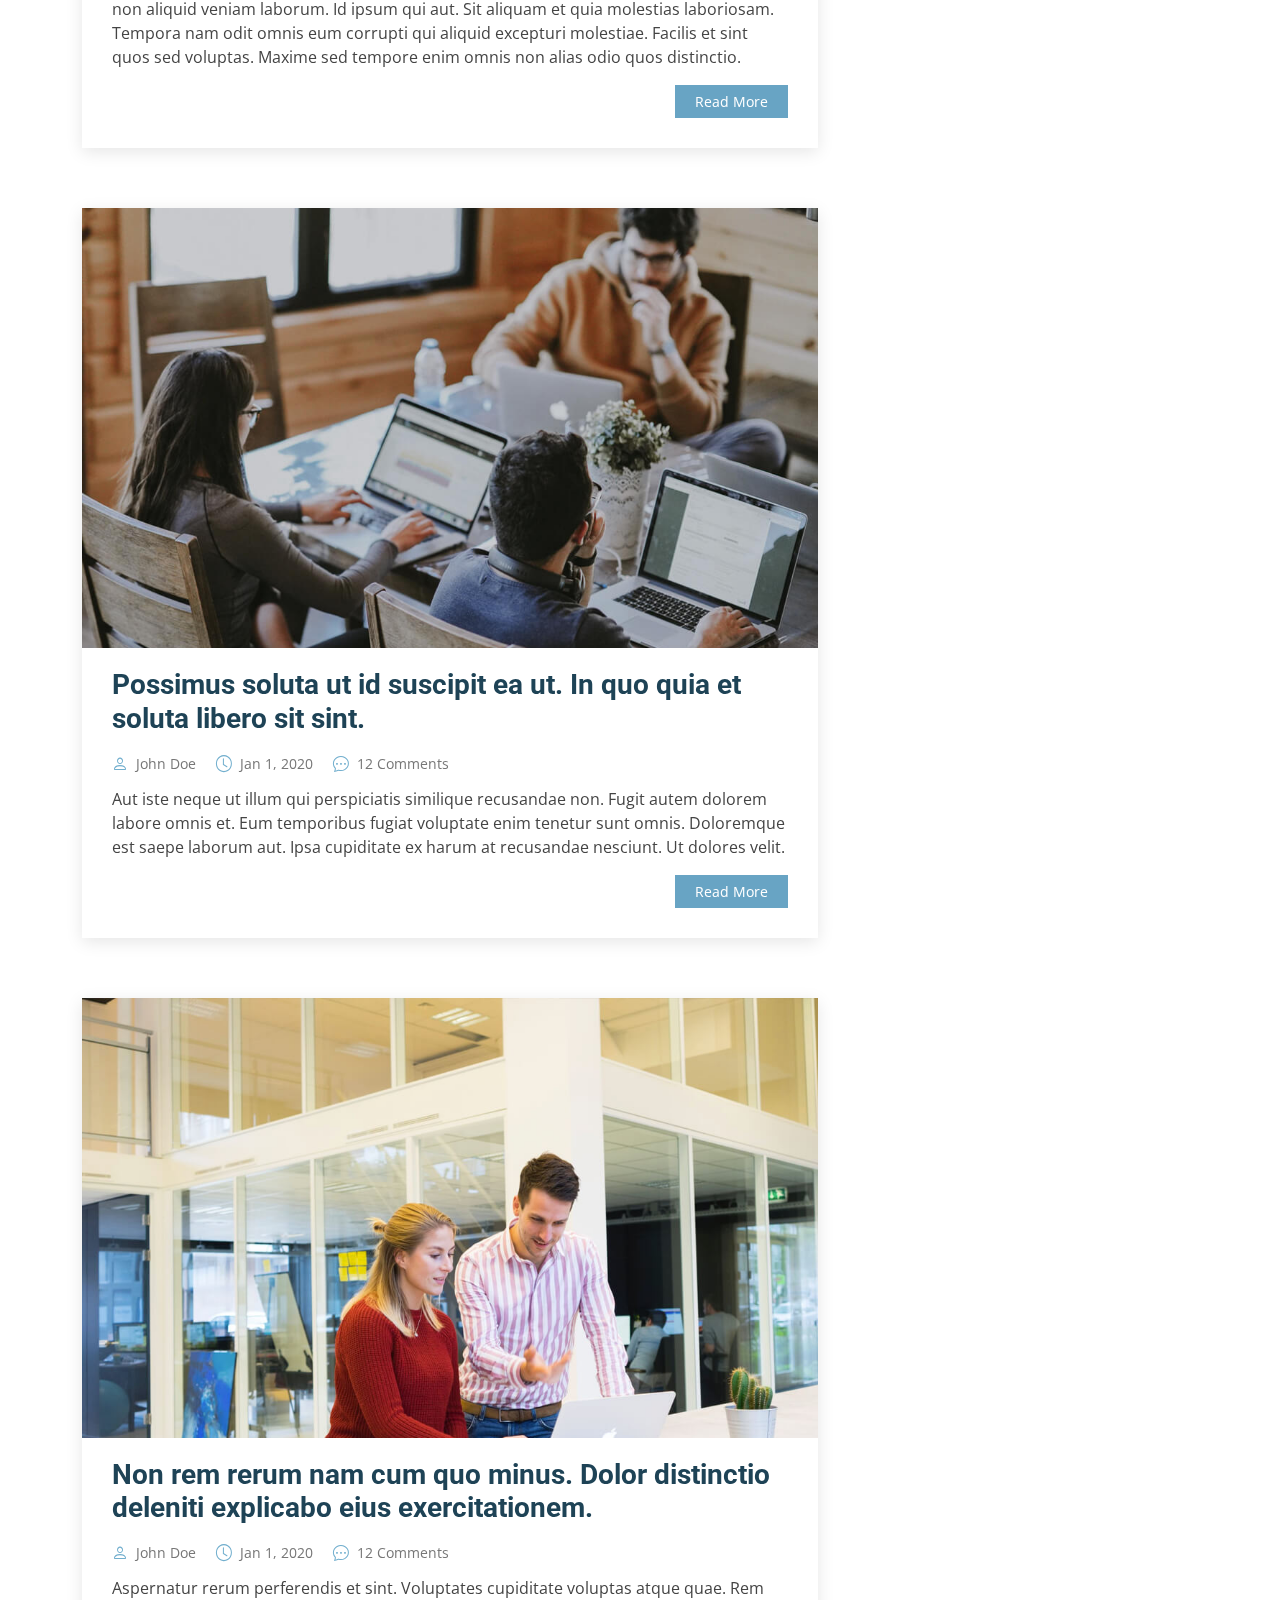
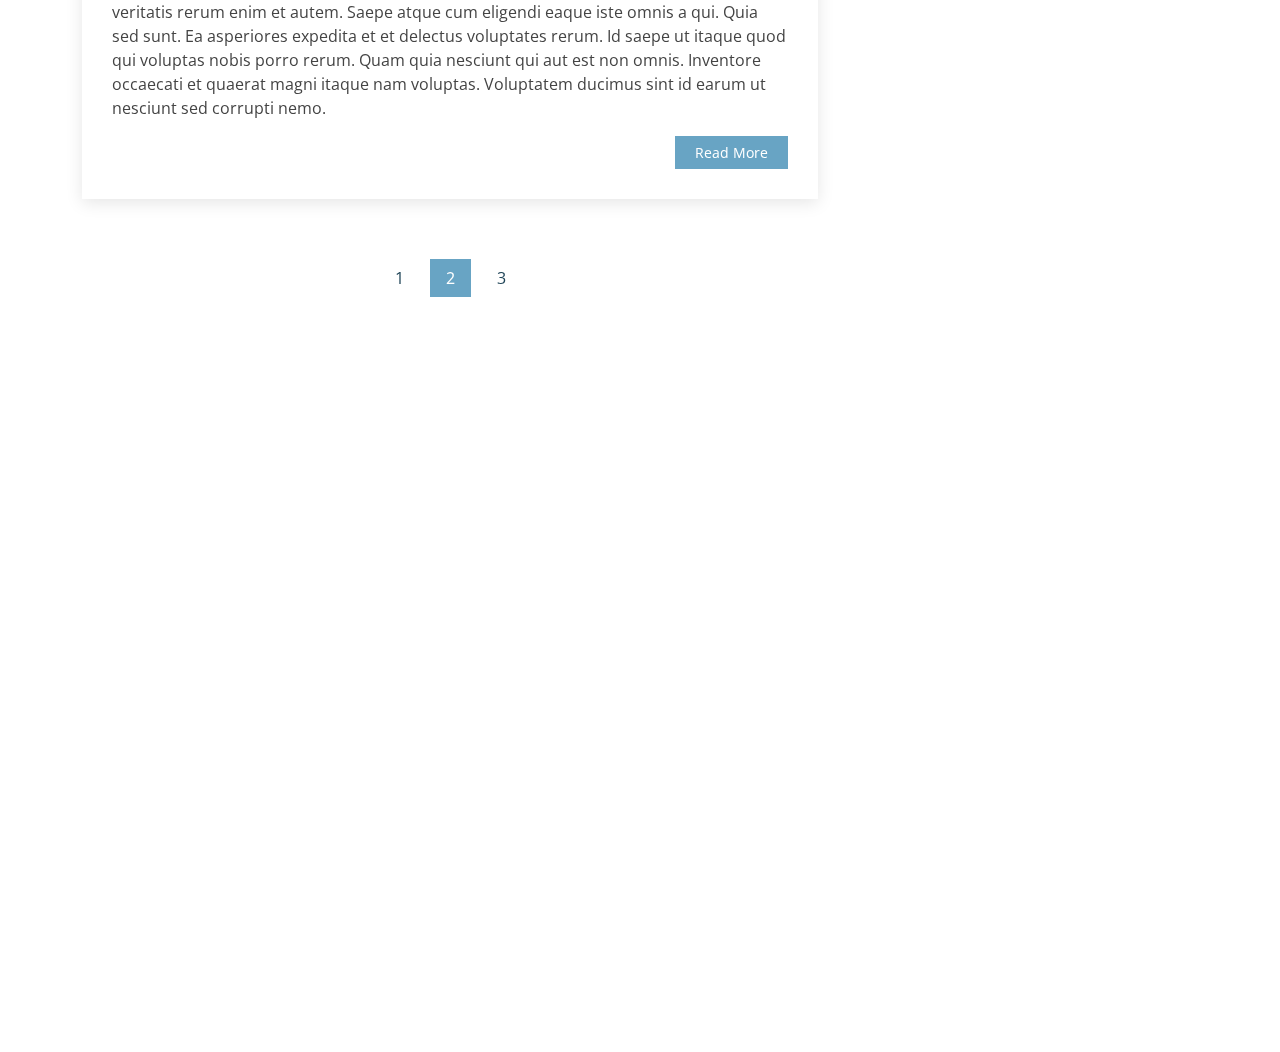
<file: Medica/blog.html>
<!DOCTYPE html>
<html lang="en">

<head>
  <meta charset="utf-8">
  <meta content="width=device-width, initial-scale=1.0" name="viewport">

  <title>Blog - Moderna Bootstrap Template</title>
  <meta content="" name="description">
  <meta content="" name="keywords">

  <!-- Favicons -->
  <link href="assets/img/favicon.png" rel="icon">
  <link href="assets/img/apple-touch-icon.png" rel="apple-touch-icon">

  <!-- Google Fonts -->
  <link href="https://fonts.googleapis.com/css?family=Open+Sans:300,300i,400,400i,600,600i,700,700i|Roboto:300,300i,400,400i,500,500i,700,700i&display=swap" rel="stylesheet">

  <!-- Vendor CSS Files -->
  <link href="assets/vendor/animate.css/animate.min.css" rel="stylesheet">
  <link href="assets/vendor/aos/aos.css" rel="stylesheet">
  <link href="assets/vendor/bootstrap/css/bootstrap.min.css" rel="stylesheet">
  <link href="assets/vendor/bootstrap-icons/bootstrap-icons.css" rel="stylesheet">
  <link href="assets/vendor/boxicons/css/boxicons.min.css" rel="stylesheet">
  <link href="assets/vendor/glightbox/css/glightbox.min.css" rel="stylesheet">
  <link href="assets/vendor/swiper/swiper-bundle.min.css" rel="stylesheet">

  <!-- Template Main CSS File -->
  <link href="assets/css/style.css" rel="stylesheet">

  <!-- =======================================================
  * Template Name: Moderna - v4.3.0
  * Template URL: https://bootstrapmade.com/free-bootstrap-template-corporate-moderna/
  * Author: BootstrapMade.com
  * License: https://bootstrapmade.com/license/
  ======================================================== -->
</head>

<body>

  <!-- ======= Header ======= -->
  <header id="header" class="fixed-top d-flex align-items-center ">
    <div class="container d-flex justify-content-between align-items-center">

      <div class="logo">
        <h1 class="text-light"><a href="index.html"><span>Moderna</span></a></h1>
        <!-- Uncomment below if you prefer to use an image logo -->
        <!-- <a href="index.html"><img src="assets/img/logo.png" alt="" class="img-fluid"></a>-->
      </div>

      <nav id="navbar" class="navbar">
        <ul>
          <li><a class="" href="index.html">Home</a></li>
          <li><a href="about.html">About</a></li>
          <li><a href="services.html">Services</a></li>
          <li><a href="portfolio.html">Portfolio</a></li>
          <li><a href="team.html">Team</a></li>
          <li><a class="active" href="blog.html">Blog</a></li>
          <li class="dropdown"><a href="#"><span>Drop Down</span> <i class="bi bi-chevron-down"></i></a>
            <ul>
              <li><a href="#">Drop Down 1</a></li>
              <li class="dropdown"><a href="#"><span>Deep Drop Down</span> <i class="bi bi-chevron-right"></i></a>
                <ul>
                  <li><a href="#">Deep Drop Down 1</a></li>
                  <li><a href="#">Deep Drop Down 2</a></li>
                  <li><a href="#">Deep Drop Down 3</a></li>
                  <li><a href="#">Deep Drop Down 4</a></li>
                  <li><a href="#">Deep Drop Down 5</a></li>
                </ul>
              </li>
              <li><a href="#">Drop Down 2</a></li>
              <li><a href="#">Drop Down 3</a></li>
              <li><a href="#">Drop Down 4</a></li>
            </ul>
          </li>
          <li><a href="contact.html">Contact Us</a></li>
        </ul>
        <i class="bi bi-list mobile-nav-toggle"></i>
      </nav><!-- .navbar -->

    </div>
  </header><!-- End Header -->

  <main id="main">

    <!-- ======= Blog Section ======= -->
    <section class="breadcrumbs">
      <div class="container">

        <div class="d-flex justify-content-between align-items-center">
          <h2>Blog</h2>

          <ol>
            <li><a href="index.html">Home</a></li>
            <li>Blog</li>
          </ol>
        </div>

      </div>
    </section><!-- End Blog Section -->

    <!-- ======= Blog Section ======= -->
    <section id="blog" class="blog">
      <div class="container" data-aos="fade-up">

        <div class="row">

          <div class="col-lg-8 entries">

            <article class="entry">

              <div class="entry-img">
                <img src="assets/img/blog/blog-1.jpg" alt="" class="img-fluid">
              </div>

              <h2 class="entry-title">
                <a href="blog-single.html">Dolorum optio tempore voluptas dignissimos cumque fuga qui quibusdam quia</a>
              </h2>

              <div class="entry-meta">
                <ul>
                  <li class="d-flex align-items-center"><i class="bi bi-person"></i> <a href="blog-single.html">John Doe</a></li>
                  <li class="d-flex align-items-center"><i class="bi bi-clock"></i> <a href="blog-single.html"><time datetime="2020-01-01">Jan 1, 2020</time></a></li>
                  <li class="d-flex align-items-center"><i class="bi bi-chat-dots"></i> <a href="blog-single.html">12 Comments</a></li>
                </ul>
              </div>

              <div class="entry-content">
                <p>
                  Similique neque nam consequuntur ad non maxime aliquam quas. Quibusdam animi praesentium. Aliquam et laboriosam eius aut nostrum quidem aliquid dicta.
                  Et eveniet enim. Qui velit est ea dolorem doloremque deleniti aperiam unde soluta. Est cum et quod quos aut ut et sit sunt. Voluptate porro consequatur assumenda perferendis dolore.
                </p>
                <div class="read-more">
                  <a href="blog-single.html">Read More</a>
                </div>
              </div>

            </article><!-- End blog entry -->

            <article class="entry">

              <div class="entry-img">
                <img src="assets/img/blog/blog-2.jpg" alt="" class="img-fluid">
              </div>

              <h2 class="entry-title">
                <a href="blog-single.html">Nisi magni odit consequatur autem nulla dolorem</a>
              </h2>

              <div class="entry-meta">
                <ul>
                  <li class="d-flex align-items-center"><i class="bi bi-person"></i> <a href="blog-single.html">John Doe</a></li>
                  <li class="d-flex align-items-center"><i class="bi bi-clock"></i> <a href="blog-single.html"><time datetime="2020-01-01">Jan 1, 2020</time></a></li>
                  <li class="d-flex align-items-center"><i class="bi bi-chat-dots"></i> <a href="blog-single.html">12 Comments</a></li>
                </ul>
              </div>

              <div class="entry-content">
                <p>
                  Incidunt voluptate sit temporibus aperiam. Quia vitae aut sint ullam quis illum voluptatum et. Quo libero rerum voluptatem pariatur nam.
                  Ad impedit qui officiis est in non aliquid veniam laborum. Id ipsum qui aut. Sit aliquam et quia molestias laboriosam. Tempora nam odit omnis eum corrupti qui aliquid excepturi molestiae. Facilis et sint quos sed voluptas. Maxime sed tempore enim omnis non alias odio quos distinctio.
                </p>
                <div class="read-more">
                  <a href="blog-single.html">Read More</a>
                </div>
              </div>

            </article><!-- End blog entry -->

            <article class="entry">

              <div class="entry-img">
                <img src="assets/img/blog/blog-3.jpg" alt="" class="img-fluid">
              </div>

              <h2 class="entry-title">
                <a href="blog-single.html">Possimus soluta ut id suscipit ea ut. In quo quia et soluta libero sit sint.</a>
              </h2>

              <div class="entry-meta">
                <ul>
                  <li class="d-flex align-items-center"><i class="bi bi-person"></i> <a href="blog-single.html">John Doe</a></li>
                  <li class="d-flex align-items-center"><i class="bi bi-clock"></i> <a href="blog-single.html"><time datetime="2020-01-01">Jan 1, 2020</time></a></li>
                  <li class="d-flex align-items-center"><i class="bi bi-chat-dots"></i> <a href="blog-single.html">12 Comments</a></li>
                </ul>
              </div>

              <div class="entry-content">
                <p>
                  Aut iste neque ut illum qui perspiciatis similique recusandae non. Fugit autem dolorem labore omnis et. Eum temporibus fugiat voluptate enim tenetur sunt omnis.
                  Doloremque est saepe laborum aut. Ipsa cupiditate ex harum at recusandae nesciunt. Ut dolores velit.
                </p>
                <div class="read-more">
                  <a href="blog-single.html">Read More</a>
                </div>
              </div>

            </article><!-- End blog entry -->

            <article class="entry">

              <div class="entry-img">
                <img src="assets/img/blog/blog-4.jpg" alt="" class="img-fluid">
              </div>

              <h2 class="entry-title">
                <a href="blog-single.html">Non rem rerum nam cum quo minus. Dolor distinctio deleniti explicabo eius exercitationem.</a>
              </h2>

              <div class="entry-meta">
                <ul>
                  <li class="d-flex align-items-center"><i class="bi bi-person"></i> <a href="blog-single.html">John Doe</a></li>
                  <li class="d-flex align-items-center"><i class="bi bi-clock"></i> <a href="blog-single.html"><time datetime="2020-01-01">Jan 1, 2020</time></a></li>
                  <li class="d-flex align-items-center"><i class="bi bi-chat-dots"></i> <a href="blog-single.html">12 Comments</a></li>
                </ul>
              </div>

              <div class="entry-content">
                <p>
                  Aspernatur rerum perferendis et sint. Voluptates cupiditate voluptas atque quae. Rem veritatis rerum enim et autem. Saepe atque cum eligendi eaque iste omnis a qui.
                  Quia sed sunt. Ea asperiores expedita et et delectus voluptates rerum. Id saepe ut itaque quod qui voluptas nobis porro rerum. Quam quia nesciunt qui aut est non omnis. Inventore occaecati et quaerat magni itaque nam voluptas. Voluptatem ducimus sint id earum ut nesciunt sed corrupti nemo.
                </p>
                <div class="read-more">
                  <a href="blog-single.html">Read More</a>
                </div>
              </div>

            </article><!-- End blog entry -->

            <div class="blog-pagination">
              <ul class="justify-content-center">
                <li><a href="#">1</a></li>
                <li class="active"><a href="#">2</a></li>
                <li><a href="#">3</a></li>
              </ul>
            </div>

          </div><!-- End blog entries list -->

          <div class="col-lg-4">

            <div class="sidebar">

              <h3 class="sidebar-title">Search</h3>
              <div class="sidebar-item search-form">
                <form action="">
                  <input type="text">
                  <button type="submit"><i class="bi bi-search"></i></button>
                </form>
              </div><!-- End sidebar search formn-->

              <h3 class="sidebar-title">Categories</h3>
              <div class="sidebar-item categories">
                <ul>
                  <li><a href="#">General <span>(25)</span></a></li>
                  <li><a href="#">Lifestyle <span>(12)</span></a></li>
                  <li><a href="#">Travel <span>(5)</span></a></li>
                  <li><a href="#">Design <span>(22)</span></a></li>
                  <li><a href="#">Creative <span>(8)</span></a></li>
                  <li><a href="#">Educaion <span>(14)</span></a></li>
                </ul>
              </div><!-- End sidebar categories-->

              <h3 class="sidebar-title">Recent Posts</h3>
              <div class="sidebar-item recent-posts">
                <div class="post-item clearfix">
                  <img src="assets/img/blog/blog-recent-1.jpg" alt="">
                  <h4><a href="blog-single.html">Nihil blanditiis at in nihil autem</a></h4>
                  <time datetime="2020-01-01">Jan 1, 2020</time>
                </div>

                <div class="post-item clearfix">
                  <img src="assets/img/blog/blog-recent-2.jpg" alt="">
                  <h4><a href="blog-single.html">Quidem autem et impedit</a></h4>
                  <time datetime="2020-01-01">Jan 1, 2020</time>
                </div>

                <div class="post-item clearfix">
                  <img src="assets/img/blog/blog-recent-3.jpg" alt="">
                  <h4><a href="blog-single.html">Id quia et et ut maxime similique occaecati ut</a></h4>
                  <time datetime="2020-01-01">Jan 1, 2020</time>
                </div>

                <div class="post-item clearfix">
                  <img src="assets/img/blog/blog-recent-4.jpg" alt="">
                  <h4><a href="blog-single.html">Laborum corporis quo dara net para</a></h4>
                  <time datetime="2020-01-01">Jan 1, 2020</time>
                </div>

                <div class="post-item clearfix">
                  <img src="assets/img/blog/blog-recent-5.jpg" alt="">
                  <h4><a href="blog-single.html">Et dolores corrupti quae illo quod dolor</a></h4>
                  <time datetime="2020-01-01">Jan 1, 2020</time>
                </div>

              </div><!-- End sidebar recent posts-->

              <h3 class="sidebar-title">Tags</h3>
              <div class="sidebar-item tags">
                <ul>
                  <li><a href="#">App</a></li>
                  <li><a href="#">IT</a></li>
                  <li><a href="#">Business</a></li>
                  <li><a href="#">Mac</a></li>
                  <li><a href="#">Design</a></li>
                  <li><a href="#">Office</a></li>
                  <li><a href="#">Creative</a></li>
                  <li><a href="#">Studio</a></li>
                  <li><a href="#">Smart</a></li>
                  <li><a href="#">Tips</a></li>
                  <li><a href="#">Marketing</a></li>
                </ul>
              </div><!-- End sidebar tags-->

            </div><!-- End sidebar -->

          </div><!-- End blog sidebar -->

        </div>

      </div>
    </section><!-- End Blog Section -->

  </main><!-- End #main -->

  <!-- ======= Footer ======= -->
  <footer id="footer" data-aos="fade-up" data-aos-easing="ease-in-out" data-aos-duration="500">

    <div class="footer-newsletter">
      <div class="container">
        <div class="row">
          <div class="col-lg-6">
            <h4>Our Newsletter</h4>
            <p>Tamen quem nulla quae legam multos aute sint culpa legam noster magna</p>
          </div>
          <div class="col-lg-6">
            <form action="" method="post">
              <input type="email" name="email"><input type="submit" value="Subscribe">
            </form>
          </div>
        </div>
      </div>
    </div>

    <div class="footer-top">
      <div class="container">
        <div class="row">

          <div class="col-lg-3 col-md-6 footer-links">
            <h4>Useful Links</h4>
            <ul>
              <li><i class="bx bx-chevron-right"></i> <a href="#">Home</a></li>
              <li><i class="bx bx-chevron-right"></i> <a href="#">About us</a></li>
              <li><i class="bx bx-chevron-right"></i> <a href="#">Services</a></li>
              <li><i class="bx bx-chevron-right"></i> <a href="#">Terms of service</a></li>
              <li><i class="bx bx-chevron-right"></i> <a href="#">Privacy policy</a></li>
            </ul>
          </div>

          <div class="col-lg-3 col-md-6 footer-links">
            <h4>Our Services</h4>
            <ul>
              <li><i class="bx bx-chevron-right"></i> <a href="#">Web Design</a></li>
              <li><i class="bx bx-chevron-right"></i> <a href="#">Web Development</a></li>
              <li><i class="bx bx-chevron-right"></i> <a href="#">Product Management</a></li>
              <li><i class="bx bx-chevron-right"></i> <a href="#">Marketing</a></li>
              <li><i class="bx bx-chevron-right"></i> <a href="#">Graphic Design</a></li>
            </ul>
          </div>

          <div class="col-lg-3 col-md-6 footer-contact">
            <h4>Contact Us</h4>
            <p>
              A108 Adam Street <br>
              New York, NY 535022<br>
              United States <br><br>
              <strong>Phone:</strong> +1 5589 55488 55<br>
              <strong>Email:</strong> info@example.com<br>
            </p>

          </div>

          <div class="col-lg-3 col-md-6 footer-info">
            <h3>About Moderna</h3>
            <p>Cras fermentum odio eu feugiat lide par naso tierra. Justo eget nada terra videa magna derita valies darta donna mare fermentum iaculis eu non diam phasellus.</p>
            <div class="social-links mt-3">
              <a href="#" class="twitter"><i class="bx bxl-twitter"></i></a>
              <a href="#" class="facebook"><i class="bx bxl-facebook"></i></a>
              <a href="#" class="instagram"><i class="bx bxl-instagram"></i></a>
              <a href="#" class="linkedin"><i class="bx bxl-linkedin"></i></a>
            </div>
          </div>

        </div>
      </div>
    </div>

    <div class="container">
      <div class="copyright">
        &copy; Copyright <strong><span>Moderna</span></strong>. All Rights Reserved
      </div>
      <div class="credits">
        <!-- All the links in the footer should remain intact. -->
        <!-- You can delete the links only if you purchased the pro version. -->
        <!-- Licensing information: https://bootstrapmade.com/license/ -->
        <!-- Purchase the pro version with working PHP/AJAX contact form: https://bootstrapmade.com/free-bootstrap-template-corporate-moderna/ -->
        Designed by <a href="https://bootstrapmade.com/">BootstrapMade</a>
      </div>
    </div>
  </footer><!-- End Footer -->

  <a href="#" class="back-to-top d-flex align-items-center justify-content-center"><i class="bi bi-arrow-up-short"></i></a>

  <!-- Vendor JS Files -->
  <script src="assets/vendor/aos/aos.js"></script>
  <script src="assets/vendor/bootstrap/js/bootstrap.bundle.min.js"></script>
  <script src="assets/vendor/glightbox/js/glightbox.min.js"></script>
  <script src="assets/vendor/isotope-layout/isotope.pkgd.min.js"></script>
  <script src="assets/vendor/php-email-form/validate.js"></script>
  <script src="assets/vendor/purecounter/purecounter.js"></script>
  <script src="assets/vendor/swiper/swiper-bundle.min.js"></script>
  <script src="assets/vendor/waypoints/noframework.waypoints.js"></script>

  <!-- Template Main JS File -->
  <script src="assets/js/main.js"></script>

</body>

</html>
</file>
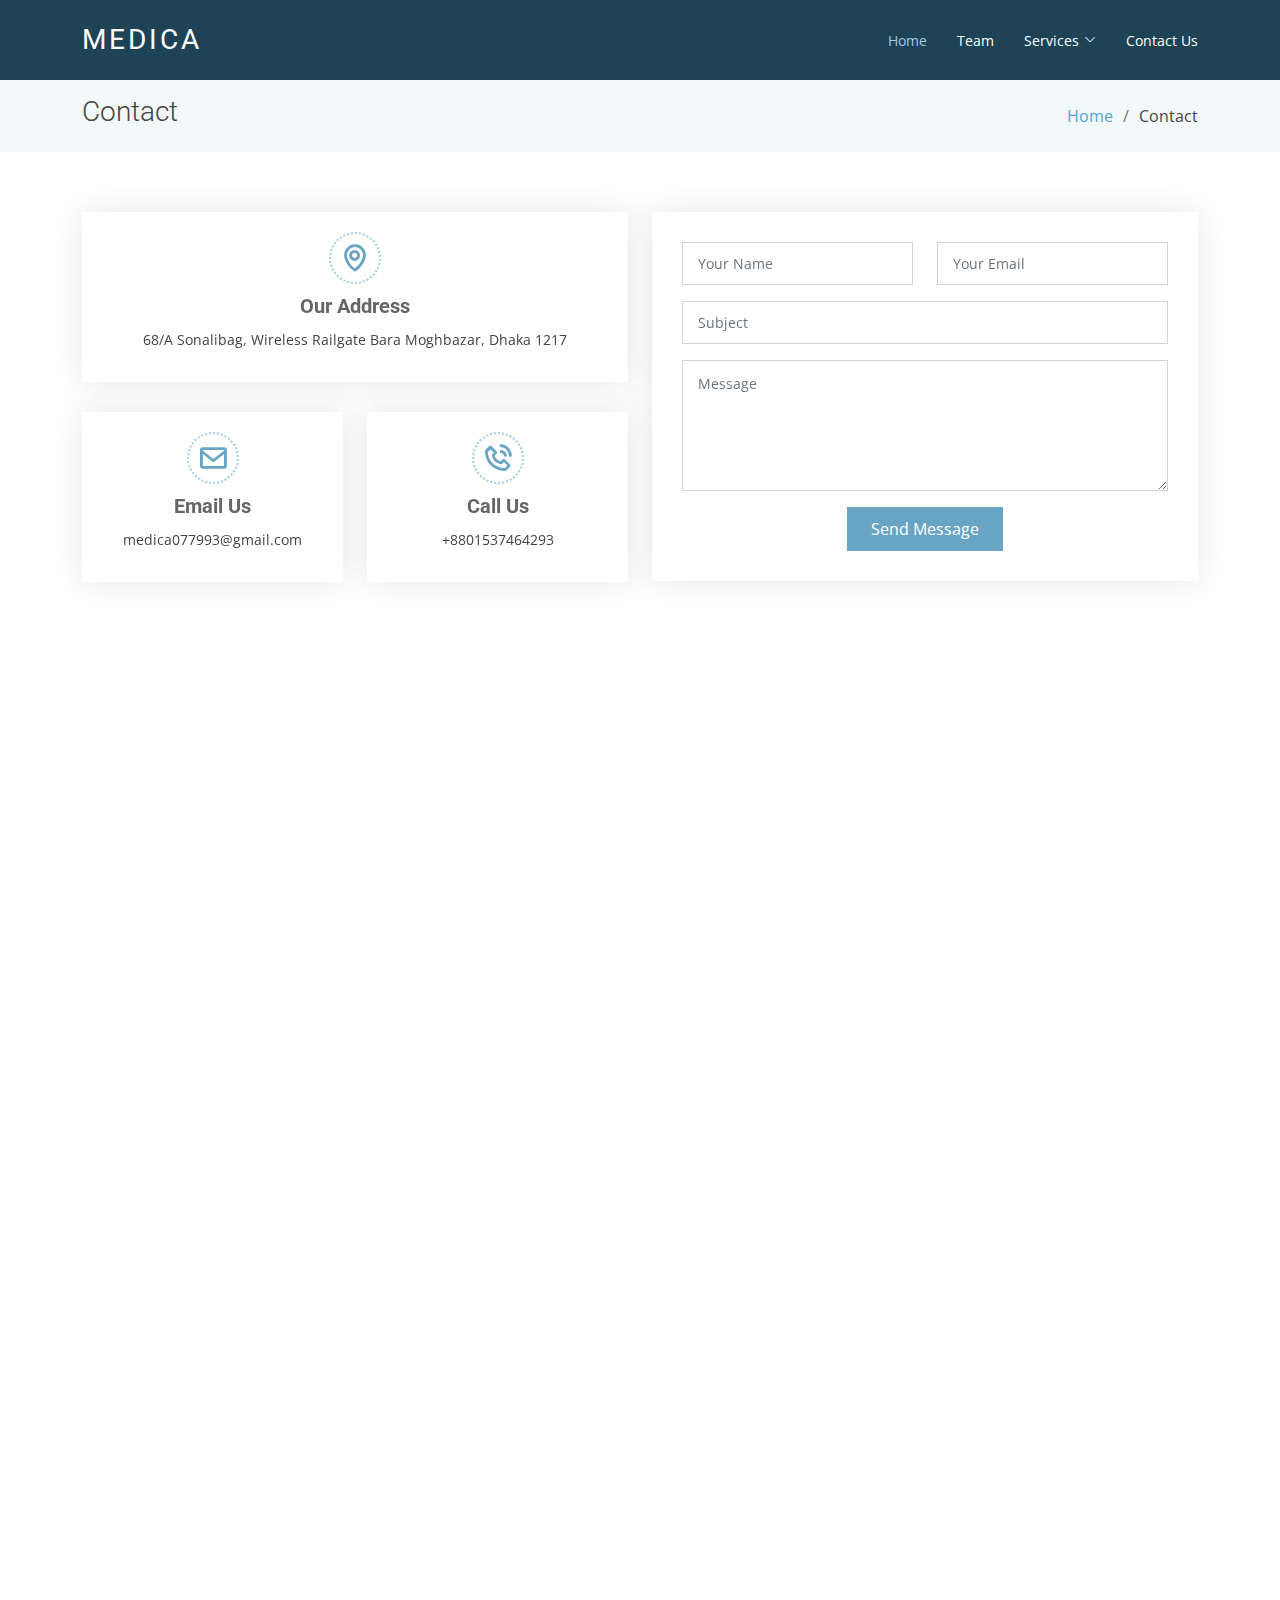
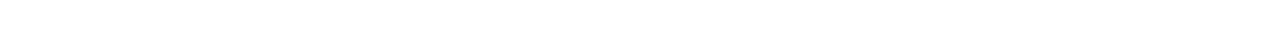
<file: Medica/contact.html>
<!DOCTYPE html>
<html lang="en">

<head>
  <meta charset="utf-8">
  <meta content="width=device-width, initial-scale=1.0" name="viewport">

  <title>Contact</title>
  <meta content="" name="description">
  <meta content="" name="keywords">

  <!-- Favicons -->
  <link href="assets/img/favicon.png" rel="icon">
  <link href="assets/img/apple-touch-icon.png" rel="apple-touch-icon">

  <!-- Google Fonts -->
  <link href="https://fonts.googleapis.com/css?family=Open+Sans:300,300i,400,400i,600,600i,700,700i|Roboto:300,300i,400,400i,500,500i,700,700i&display=swap" rel="stylesheet">

  <!-- Vendor CSS Files -->
  <link href="assets/vendor/animate.css/animate.min.css" rel="stylesheet">
  <link href="assets/vendor/aos/aos.css" rel="stylesheet">
  <link href="assets/vendor/bootstrap/css/bootstrap.min.css" rel="stylesheet">
  <link href="assets/vendor/bootstrap-icons/bootstrap-icons.css" rel="stylesheet">
  <link href="assets/vendor/boxicons/css/boxicons.min.css" rel="stylesheet">
  <link href="assets/vendor/glightbox/css/glightbox.min.css" rel="stylesheet">
  <link href="assets/vendor/swiper/swiper-bundle.min.css" rel="stylesheet">

  <!-- Template Main CSS File -->
  <link href="assets/css/style.css" rel="stylesheet">

  <!-- =======================================================
  * Template Name: Moderna - v4.3.0
  * Template URL: https://bootstrapmade.com/free-bootstrap-template-corporate-moderna/
  * Author: BootstrapMade.com
  * License: https://bootstrapmade.com/license/
  ======================================================== -->
</head>

<body>

  <!-- ======= Header ======= -->
  <header id="header" class="fixed-top d-flex align-items-center ">
    <div class="container d-flex justify-content-between align-items-center">

      <div class="logo">
        <h1 class="text-light"><a href="index.html"><span>Medica</span></a></h1>
        <!-- Uncomment below if you prefer to use an image logo -->
        <!-- <a href="index.html"><img src="assets/img/logo.png" alt="" class="img-fluid"></a>-->
      </div>

      <nav id="navbar" class="navbar">
        <ul>
          <li><a class="active " href="index.html">Home</a></li>
          <li><a href="team.html">Team</a></li>
          <li class="dropdown"><a href="#"><span>Services</span> <i class="bi bi-chevron-down"></i></a>
            <ul>
              <li><a href="#">Blood Bank</a></li>
              <li><a href="#">COVID</a></li>
              <li><a href="#">Ambulance</a></li>
              <li><a href="#">ICU</a></li>
            </ul>
          </li>
          <li><a href="contact.html">Contact Us</a></li>
        </ul>
        <i class="bi bi-list mobile-nav-toggle"></i>
      </nav><!-- .navbar -->

    </div>
  </header><!-- End Header -->

  <main id="main">

    <!-- ======= Contact Section ======= -->
    <section class="breadcrumbs">
      <div class="container">

        <div class="d-flex justify-content-between align-items-center">
          <h2>Contact</h2>
          <ol>
            <li><a href="index.html">Home</a></li>
            <li>Contact</li>
          </ol>
        </div>

      </div>
    </section><!-- End Contact Section -->

    <!-- ======= Contact Section ======= -->
    <section class="contact" data-aos="fade-up" data-aos-easing="ease-in-out" data-aos-duration="500">
      <div class="container">

        <div class="row">

          <div class="col-lg-6">

            <div class="row">
              <div class="col-md-12">
                <div class="info-box">
                  <i class="bx bx-map"></i>
                  <h3>Our Address</h3>
                  <p>68/A Sonalibag, Wireless Railgate Bara Moghbazar, Dhaka 1217</p>
                </div>
              </div>
              <div class="col-md-6">
                <div class="info-box">
                  <i class="bx bx-envelope"></i>
                  <h3>Email Us</h3>
                  <p>medica077993@gmail.com</p>
                </div>
              </div>
              <div class="col-md-6">
                <div class="info-box">
                  <i class="bx bx-phone-call"></i>
                  <h3>Call Us</h3>
                  <p>+8801537464293</p>
                </div>
              </div>
            </div>

          </div>

          <div class="col-lg-6">
            <form action="forms/contact.php" method="post" role="form" class="php-email-form">
              <div class="row">
                <div class="col-md-6 form-group">
                  <input type="text" name="name" class="form-control" id="name" placeholder="Your Name" required>
                </div>
                <div class="col-md-6 form-group mt-3 mt-md-0">
                  <input type="email" class="form-control" name="email" id="email" placeholder="Your Email" required>
                </div>
              </div>
              <div class="form-group mt-3">
                <input type="text" class="form-control" name="subject" id="subject" placeholder="Subject" required>
              </div>
              <div class="form-group mt-3">
                <textarea class="form-control" name="message" rows="5" placeholder="Message" required></textarea>
              </div>
              <div class="my-3">
                <div class="loading">Loading</div>
                <div class="error-message"></div>
                <div class="sent-message">Your message has been sent. Thank you!</div>
              </div>
              <div class="text-center"><button type="submit">Send Message</button></div>
            </form>
          </div>

        </div>

      </div>
    </section><!-- End Contact Section -->

    <!-- ======= Map Section ======= -->
    <section class="map mt-2">
      <div class="mapouter"><div class="gmap_canvas"><iframe class="gmap_iframe" width="100%" frameborder="0" scrolling="no" marginheight="0" marginwidth="0" src="https://maps.google.com/maps?width=600&amp;height=400&amp;hl=en&amp;q=68/A Sonalibag, Wireless Railgate Bara Moghbazar, Dhaka 1217&amp;t=&amp;z=14&amp;ie=UTF8&amp;iwloc=B&amp;output=embed"></iframe><a href="https://www.fnfgo.com/">FNF Mods</a></div><style>.mapouter{position:relative;text-align:right;width:100%;height:400px;}.gmap_canvas {overflow:hidden;background:none!important;width:100%;height:400px;}.gmap_iframe {height:400px!important;}</style></div>
    </section><!-- End Map Section -->

  </main><!-- End #main -->

  <!-- ======= Footer ======= -->
  <footer id="footer" data-aos="fade-up" data-aos-easing="ease-in-out" data-aos-duration="500">

    
    <div class="footer-top">
      <div class="container">
        <div class="row">

          <div class="col-lg-3 col-md-6 footer-links">
            <h4>Useful Links</h4>
            <ul>
             <li><i class="bx bx-chevron-right"></i> <a href="index.html">Home</a></li>
              <li><i class="bx bx-chevron-right"></i> <a href="team.html">Team</a></li>
              <li><i class="bx bx-chevron-right"></i> <a href="contact.html">Contact us</a></li>
            </ul>
          </div>

          <div class="col-lg-3 col-md-6 footer-links">
            <h4>Our Services</h4>
            <ul>
               <li><i class="bx bx-chevron-right"></i> <a href="#">Blood Bank</a></li>
              <li><i class="bx bx-chevron-right"></i> <a href="#">Covid</a></li>
              <li><i class="bx bx-chevron-right"></i> <a href="#">Ambulance</a></li>
              <li><i class="bx bx-chevron-right"></i> <a href="#">ICU</a></li>
            </ul>
          </div>

          <div class="col-lg-3 col-md-6 footer-contact">
            <h4>Contact Us</h4>
            <p>
             68/A Sonalibag, <br>
              Wireless Railgate Bara Moghbazar,<br>
              Dhaka 1217,Bangladesh <br><br>
              <strong>Phone:</strong> +8801537464293<br>
              <strong>Email:</strong> medica077993@gmail.com<br>
            </p>

          </div>

          <div class="col-lg-3 col-md-6 footer-info">
            <h3>About Medica</h3>
            <p>It’s a website that is dedicated for emergency medical information and medical purpose. It will provide information during medical emergency situation, like in need of ICU, ambulance, blood etc. This website will be time saving and extremely helpful for the people in need.</p>
            <div class="social-links mt-3">
              <a href="#" class="twitter"><i class="bx bxl-twitter"></i></a>
              <a href="#" class="facebook"><i class="bx bxl-facebook"></i></a>
              <a href="#" class="instagram"><i class="bx bxl-instagram"></i></a>
              <a href="#" class="linkedin"><i class="bx bxl-linkedin"></i></a>
            </div>
          </div>

        </div>
      </div>
    </div>

    <div class="container">
      <div class="copyright">
        &copy; Copyright <strong><span>Medica</span></strong>. All Rights Reserved
      </div>
      
    </div>
  </footer><!-- End Footer -->

  <a href="#" class="back-to-top d-flex align-items-center justify-content-center"><i class="bi bi-arrow-up-short"></i></a>

  <!-- Vendor JS Files -->
  <script src="assets/vendor/aos/aos.js"></script>
  <script src="assets/vendor/bootstrap/js/bootstrap.bundle.min.js"></script>
  <script src="assets/vendor/glightbox/js/glightbox.min.js"></script>
  <script src="assets/vendor/isotope-layout/isotope.pkgd.min.js"></script>
  <script src="assets/vendor/php-email-form/validate.js"></script>
  <script src="assets/vendor/purecounter/purecounter.js"></script>
  <script src="assets/vendor/swiper/swiper-bundle.min.js"></script>
  <script src="assets/vendor/waypoints/noframework.waypoints.js"></script>

  <!-- Template Main JS File -->
  <script src="assets/js/main.js"></script>

</body>

</html>
</file>
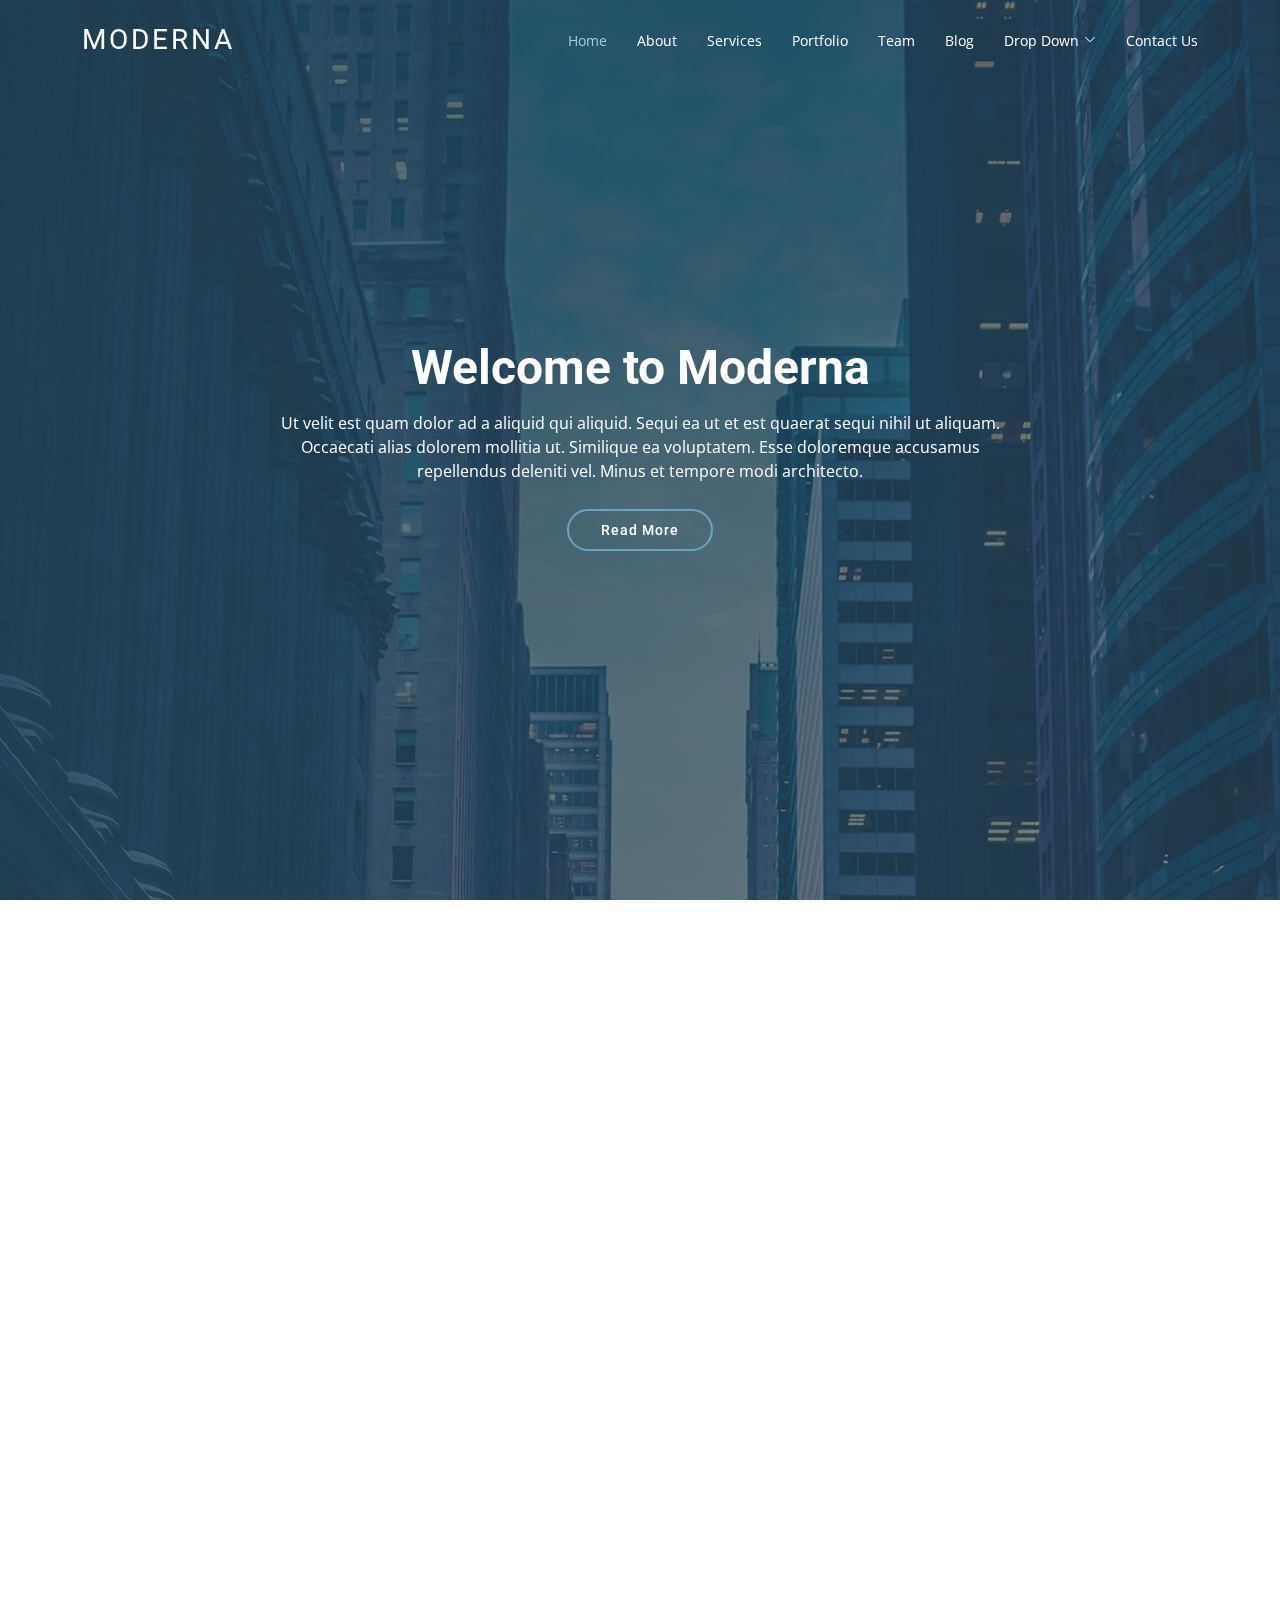
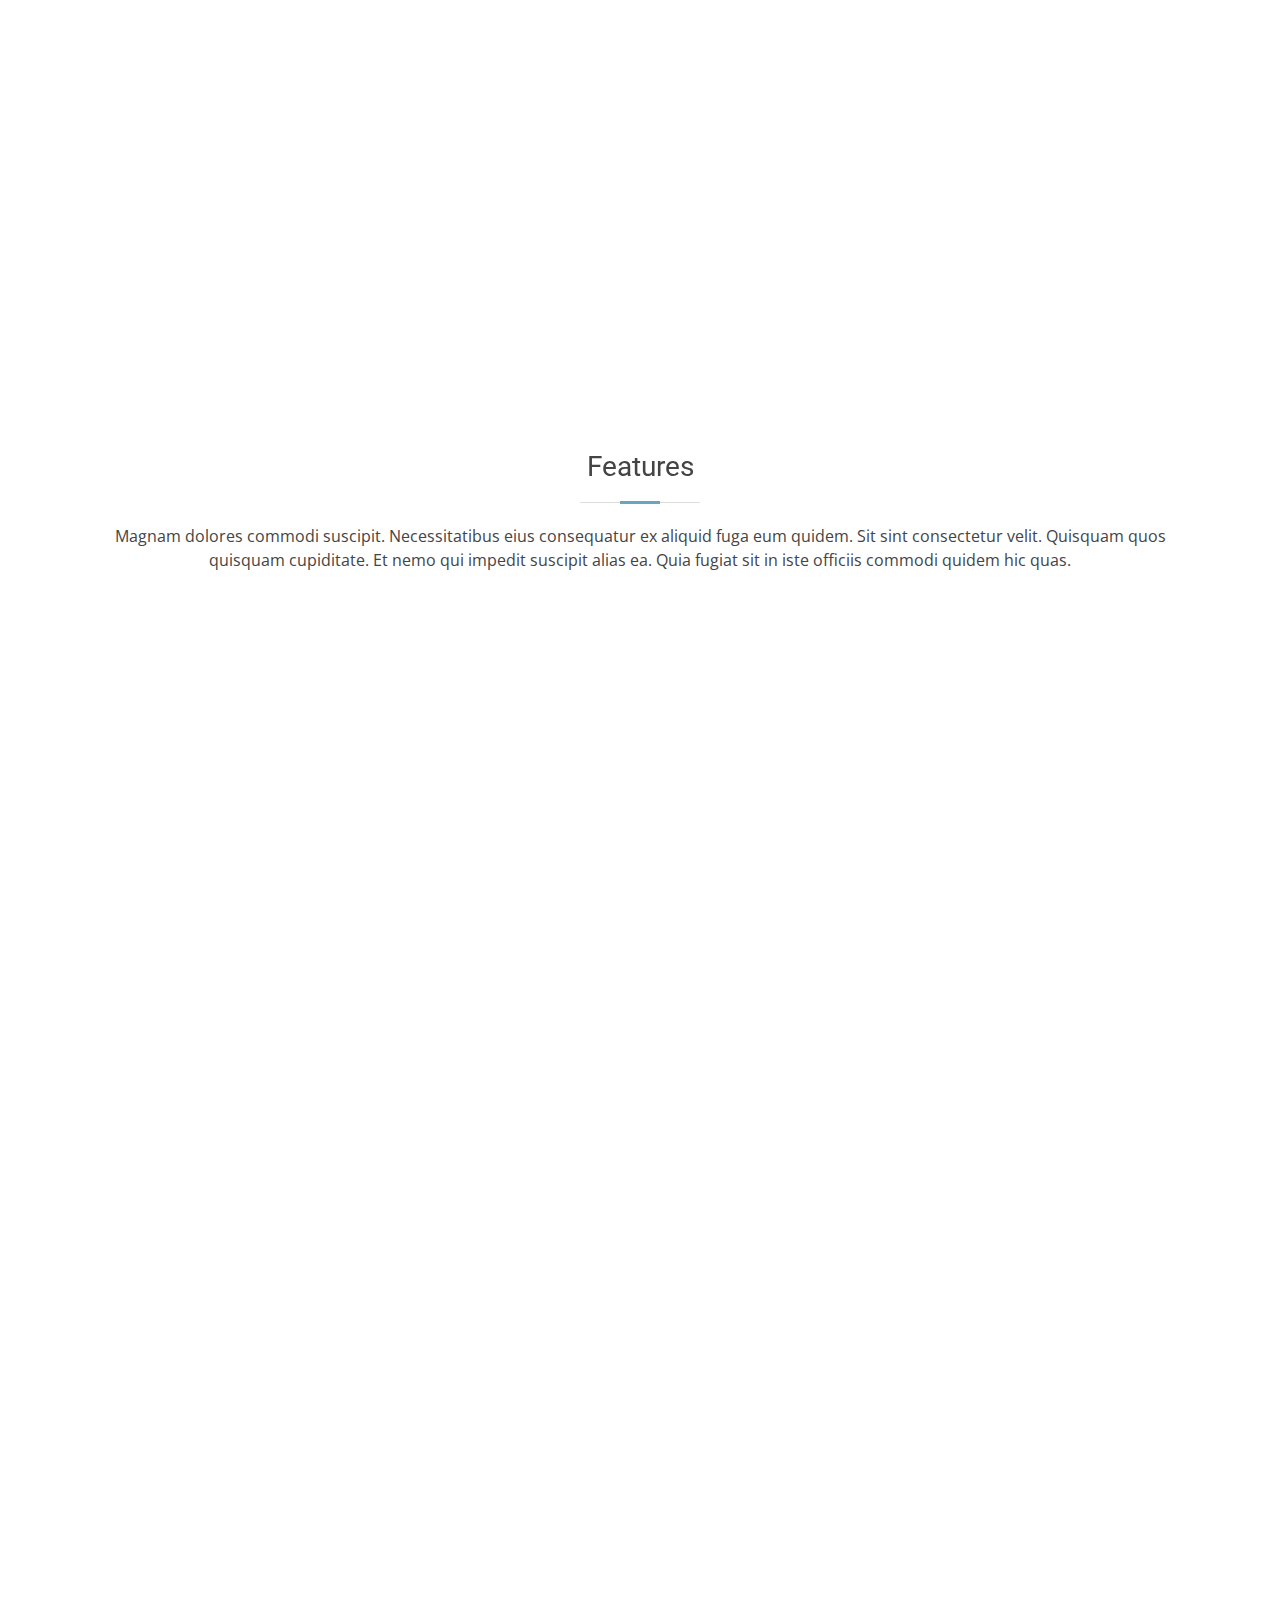
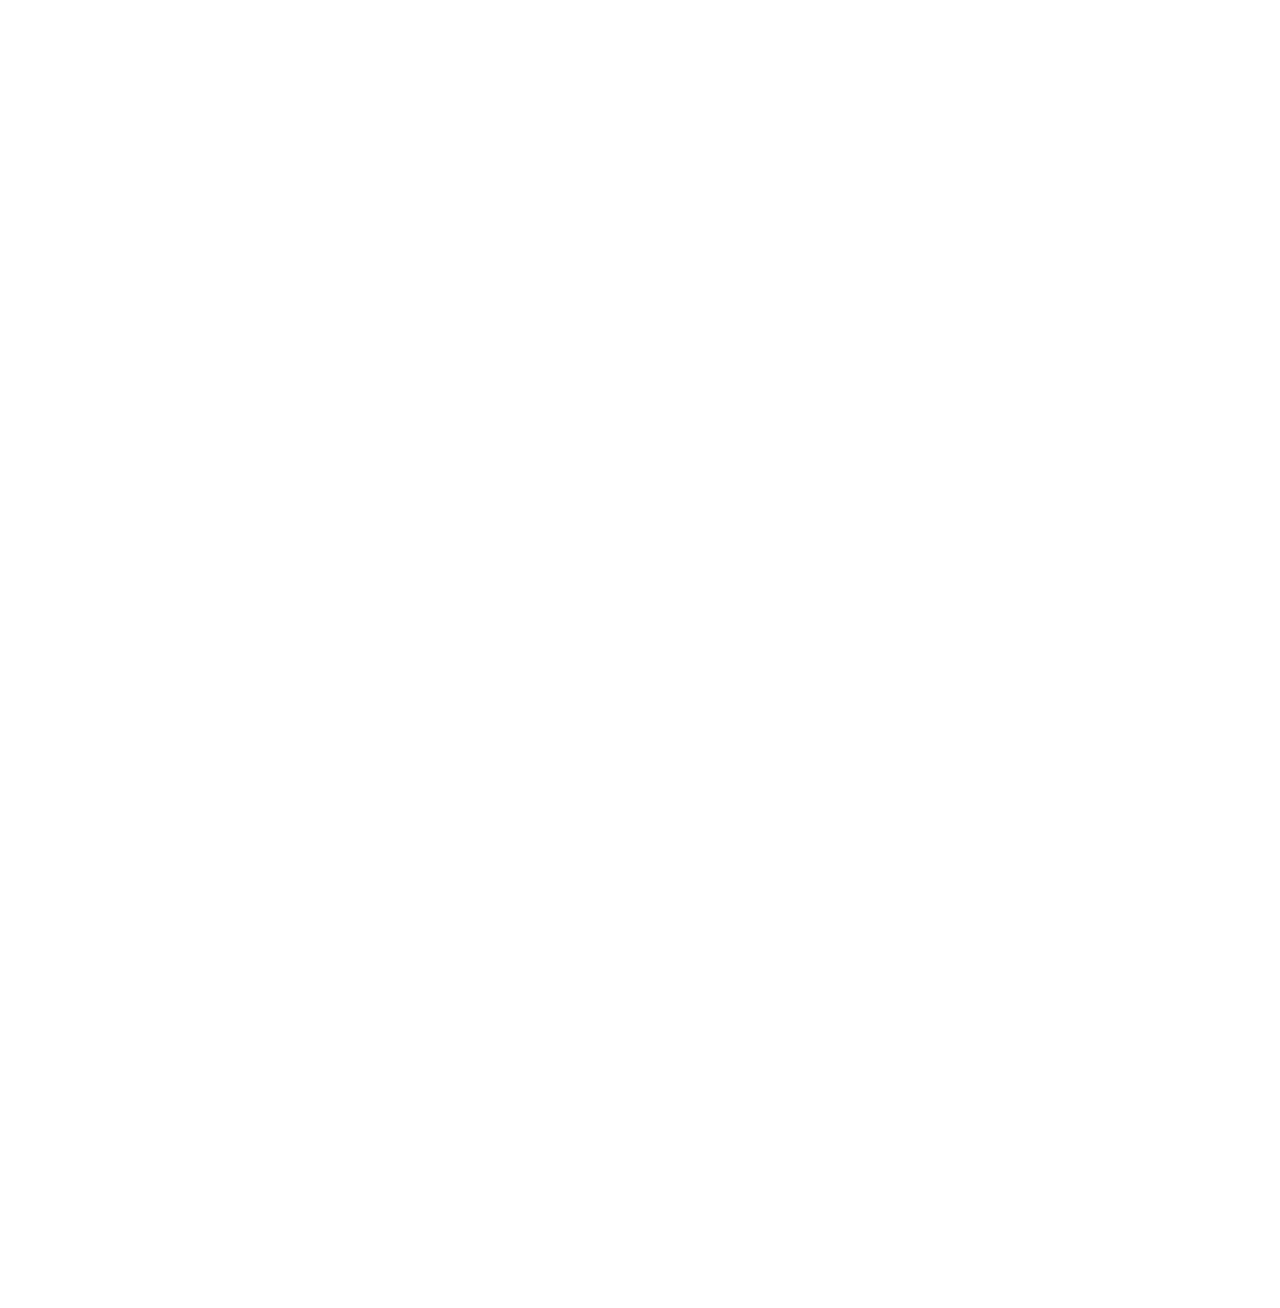
<file: Medica/index-2.html>
<!DOCTYPE html>
<html lang="en">

<head>
  <meta charset="utf-8">
  <meta content="width=device-width, initial-scale=1.0" name="viewport">

  <title>Moderna Bootstrap Template - Index 2 without slider</title>
  <meta content="" name="description">
  <meta content="" name="keywords">

  <!-- Favicons -->
  <link href="assets/img/favicon.png" rel="icon">
  <link href="assets/img/apple-touch-icon.png" rel="apple-touch-icon">

  <!-- Google Fonts -->
  <link href="https://fonts.googleapis.com/css?family=Open+Sans:300,300i,400,400i,600,600i,700,700i|Roboto:300,300i,400,400i,500,500i,700,700i&display=swap" rel="stylesheet">

  <!-- Vendor CSS Files -->
  <link href="assets/vendor/animate.css/animate.min.css" rel="stylesheet">
  <link href="assets/vendor/aos/aos.css" rel="stylesheet">
  <link href="assets/vendor/bootstrap/css/bootstrap.min.css" rel="stylesheet">
  <link href="assets/vendor/bootstrap-icons/bootstrap-icons.css" rel="stylesheet">
  <link href="assets/vendor/boxicons/css/boxicons.min.css" rel="stylesheet">
  <link href="assets/vendor/glightbox/css/glightbox.min.css" rel="stylesheet">
  <link href="assets/vendor/swiper/swiper-bundle.min.css" rel="stylesheet">

  <!-- Template Main CSS File -->
  <link href="assets/css/style.css" rel="stylesheet">

  <!-- =======================================================
  * Template Name: Moderna - v4.3.0
  * Template URL: https://bootstrapmade.com/free-bootstrap-template-corporate-moderna/
  * Author: BootstrapMade.com
  * License: https://bootstrapmade.com/license/
  ======================================================== -->
</head>

<body>

  <!-- ======= Header ======= -->
  <header id="header" class="fixed-top d-flex align-items-center header-transparent">
    <div class="container d-flex justify-content-between align-items-center">

      <div class="logo">
        <h1 class="text-light"><a href="index.html"><span>Moderna</span></a></h1>
        <!-- Uncomment below if you prefer to use an image logo -->
        <!-- <a href="index.html"><img src="assets/img/logo.png" alt="" class="img-fluid"></a>-->
      </div>

      <nav id="navbar" class="navbar">
        <ul>
          <li><a class="active " href="index.html">Home</a></li>
          <li><a href="about.html">About</a></li>
          <li><a href="services.html">Services</a></li>
          <li><a href="portfolio.html">Portfolio</a></li>
          <li><a href="team.html">Team</a></li>
          <li><a href="blog.html">Blog</a></li>
          <li class="dropdown"><a href="#"><span>Drop Down</span> <i class="bi bi-chevron-down"></i></a>
            <ul>
              <li><a href="#">Drop Down 1</a></li>
              <li class="dropdown"><a href="#"><span>Deep Drop Down</span> <i class="bi bi-chevron-right"></i></a>
                <ul>
                  <li><a href="#">Deep Drop Down 1</a></li>
                  <li><a href="#">Deep Drop Down 2</a></li>
                  <li><a href="#">Deep Drop Down 3</a></li>
                  <li><a href="#">Deep Drop Down 4</a></li>
                  <li><a href="#">Deep Drop Down 5</a></li>
                </ul>
              </li>
              <li><a href="#">Drop Down 2</a></li>
              <li><a href="#">Drop Down 3</a></li>
              <li><a href="#">Drop Down 4</a></li>
            </ul>
          </li>
          <li><a href="contact.html">Contact Us</a></li>
        </ul>
        <i class="bi bi-list mobile-nav-toggle"></i>
      </nav><!-- .navbar -->

    </div>
  </header><!-- End Header -->

  <!-- ======= Hero No Slider Section ======= -->
  <section id="hero-no-slider" class="d-flex justify-cntent-center align-items-center">
    <div class="container position-relative" data-aos="fade-up" data-aos-delay="100">
      <div class="row justify-content-center">
        <div class="col-xl-8">
          <h2>Welcome to Moderna</h2>
          <p>Ut velit est quam dolor ad a aliquid qui aliquid. Sequi ea ut et est quaerat sequi nihil ut aliquam. Occaecati alias dolorem mollitia ut. Similique ea voluptatem. Esse doloremque accusamus repellendus deleniti vel. Minus et tempore modi architecto.</p>
          <a href="" class="btn-get-started ">Read More</a>
        </div>
      </div>
    </div>
  </section><!-- End Hero No Slider Sectio -->

  <main id="main">

    <!-- ======= Services Section ======= -->
    <section class="services">
      <div class="container">

        <div class="row">
          <div class="col-md-6 col-lg-3 d-flex align-items-stretch" data-aos="fade-up">
            <div class="icon-box icon-box-pink">
              <div class="icon"><i class="bx bxl-dribbble"></i></div>
              <h4 class="title"><a href="">Lorem Ipsum</a></h4>
              <p class="description">Voluptatum deleniti atque corrupti quos dolores et quas molestias excepturi sint occaecati cupiditate non provident</p>
            </div>
          </div>

          <div class="col-md-6 col-lg-3 d-flex align-items-stretch" data-aos="fade-up" data-aos-delay="100">
            <div class="icon-box icon-box-cyan">
              <div class="icon"><i class="bx bx-file"></i></div>
              <h4 class="title"><a href="">Sed ut perspiciatis</a></h4>
              <p class="description">Duis aute irure dolor in reprehenderit in voluptate velit esse cillum dolore eu fugiat nulla pariatur</p>
            </div>
          </div>

          <div class="col-md-6 col-lg-3 d-flex align-items-stretch" data-aos="fade-up" data-aos-delay="200">
            <div class="icon-box icon-box-green">
              <div class="icon"><i class="bx bx-tachometer"></i></div>
              <h4 class="title"><a href="">Magni Dolores</a></h4>
              <p class="description">Excepteur sint occaecat cupidatat non proident, sunt in culpa qui officia deserunt mollit anim id est laborum</p>
            </div>
          </div>

          <div class="col-md-6 col-lg-3 d-flex align-items-stretch" data-aos="fade-up" data-aos-delay="200">
            <div class="icon-box icon-box-blue">
              <div class="icon"><i class="bx bx-world"></i></div>
              <h4 class="title"><a href="">Nemo Enim</a></h4>
              <p class="description">At vero eos et accusamus et iusto odio dignissimos ducimus qui blanditiis praesentium voluptatum deleniti atque</p>
            </div>
          </div>

        </div>

      </div>
    </section><!-- End Services Section -->

    <!-- ======= Why Us Section ======= -->
    <section class="why-us section-bg" data-aos="fade-up" date-aos-delay="200">
      <div class="container">

        <div class="row">
          <div class="col-lg-6 video-box">
            <img src="assets/img/why-us.jpg" class="img-fluid" alt="">
            <a href="https://www.youtube.com/watch?v=jDDaplaOz7Q" class="venobox play-btn mb-4" data-vbtype="video" data-autoplay="true"></a>
          </div>

          <div class="col-lg-6 d-flex flex-column justify-content-center p-5">

            <div class="icon-box">
              <div class="icon"><i class="bx bx-fingerprint"></i></div>
              <h4 class="title"><a href="">Lorem Ipsum</a></h4>
              <p class="description">Voluptatum deleniti atque corrupti quos dolores et quas molestias excepturi sint occaecati cupiditate non provident</p>
            </div>

            <div class="icon-box">
              <div class="icon"><i class="bx bx-gift"></i></div>
              <h4 class="title"><a href="">Nemo Enim</a></h4>
              <p class="description">At vero eos et accusamus et iusto odio dignissimos ducimus qui blanditiis praesentium voluptatum deleniti atque</p>
            </div>

          </div>
        </div>

      </div>
    </section><!-- End Why Us Section -->

    <!-- ======= Features Section ======= -->
    <section class="features">
      <div class="container">

        <div class="section-title">
          <h2>Features</h2>
          <p>Magnam dolores commodi suscipit. Necessitatibus eius consequatur ex aliquid fuga eum quidem. Sit sint consectetur velit. Quisquam quos quisquam cupiditate. Et nemo qui impedit suscipit alias ea. Quia fugiat sit in iste officiis commodi quidem hic quas.</p>
        </div>

        <div class="row" data-aos="fade-up">
          <div class="col-md-5">
            <img src="assets/img/features-1.svg" class="img-fluid" alt="">
          </div>
          <div class="col-md-7 pt-4">
            <h3>Voluptatem dignissimos provident quasi corporis voluptates sit assumenda.</h3>
            <p class="fst-italic">
              Lorem ipsum dolor sit amet, consectetur adipiscing elit, sed do eiusmod tempor incididunt ut labore et dolore
              magna aliqua.
            </p>
            <ul>
              <li><i class="bi bi-check"></i> Ullamco laboris nisi ut aliquip ex ea commodo consequat.</li>
              <li><i class="bi bi-check"></i> Duis aute irure dolor in reprehenderit in voluptate velit.</li>
            </ul>
          </div>
        </div>

        <div class="row" data-aos="fade-up">
          <div class="col-md-5 order-1 order-md-2">
            <img src="assets/img/features-2.svg" class="img-fluid" alt="">
          </div>
          <div class="col-md-7 pt-5 order-2 order-md-1">
            <h3>Corporis temporibus maiores provident</h3>
            <p class="fst-italic">
              Lorem ipsum dolor sit amet, consectetur adipiscing elit, sed do eiusmod tempor incididunt ut labore et dolore
              magna aliqua.
            </p>
            <p>
              Ullamco laboris nisi ut aliquip ex ea commodo consequat. Duis aute irure dolor in reprehenderit in voluptate
              velit esse cillum dolore eu fugiat nulla pariatur. Excepteur sint occaecat cupidatat non proident, sunt in
              culpa qui officia deserunt mollit anim id est laborum
            </p>
          </div>
        </div>

        <div class="row" data-aos="fade-up">
          <div class="col-md-5">
            <img src="assets/img/features-3.svg" class="img-fluid" alt="">
          </div>
          <div class="col-md-7 pt-5">
            <h3>Sunt consequatur ad ut est nulla consectetur reiciendis animi voluptas</h3>
            <p>Cupiditate placeat cupiditate placeat est ipsam culpa. Delectus quia minima quod. Sunt saepe odit aut quia voluptatem hic voluptas dolor doloremque.</p>
            <ul>
              <li><i class="bi bi-check"></i> Ullamco laboris nisi ut aliquip ex ea commodo consequat.</li>
              <li><i class="bi bi-check"></i> Duis aute irure dolor in reprehenderit in voluptate velit.</li>
              <li><i class="bi bi-check"></i> Facilis ut et voluptatem aperiam. Autem soluta ad fugiat.</li>
            </ul>
          </div>
        </div>

        <div class="row" data-aos="fade-up">
          <div class="col-md-5 order-1 order-md-2">
            <img src="assets/img/features-4.svg" class="img-fluid" alt="">
          </div>
          <div class="col-md-7 pt-5 order-2 order-md-1">
            <h3>Quas et necessitatibus eaque impedit ipsum animi consequatur incidunt in</h3>
            <p class="fst-italic">
              Lorem ipsum dolor sit amet, consectetur adipiscing elit, sed do eiusmod tempor incididunt ut labore et dolore
              magna aliqua.
            </p>
            <p>
              Ullamco laboris nisi ut aliquip ex ea commodo consequat. Duis aute irure dolor in reprehenderit in voluptate
              velit esse cillum dolore eu fugiat nulla pariatur. Excepteur sint occaecat cupidatat non proident, sunt in
              culpa qui officia deserunt mollit anim id est laborum
            </p>
          </div>
        </div>

      </div>
    </section><!-- End Features Section -->

  </main><!-- End #main -->

  <!-- ======= Footer ======= -->
  <footer id="footer" data-aos="fade-up" data-aos-easing="ease-in-out" data-aos-duration="500">

    <div class="footer-newsletter">
      <div class="container">
        <div class="row">
          <div class="col-lg-6">
            <h4>Our Newsletter</h4>
            <p>Tamen quem nulla quae legam multos aute sint culpa legam noster magna</p>
          </div>
          <div class="col-lg-6">
            <form action="" method="post">
              <input type="email" name="email"><input type="submit" value="Subscribe">
            </form>
          </div>
        </div>
      </div>
    </div>

    <div class="footer-top">
      <div class="container">
        <div class="row">

          <div class="col-lg-3 col-md-6 footer-links">
            <h4>Useful Links</h4>
            <ul>
              <li><i class="bx bx-chevron-right"></i> <a href="#">Home</a></li>
              <li><i class="bx bx-chevron-right"></i> <a href="#">About us</a></li>
              <li><i class="bx bx-chevron-right"></i> <a href="#">Services</a></li>
              <li><i class="bx bx-chevron-right"></i> <a href="#">Terms of service</a></li>
              <li><i class="bx bx-chevron-right"></i> <a href="#">Privacy policy</a></li>
            </ul>
          </div>

          <div class="col-lg-3 col-md-6 footer-links">
            <h4>Our Services</h4>
            <ul>
              <li><i class="bx bx-chevron-right"></i> <a href="#">Web Design</a></li>
              <li><i class="bx bx-chevron-right"></i> <a href="#">Web Development</a></li>
              <li><i class="bx bx-chevron-right"></i> <a href="#">Product Management</a></li>
              <li><i class="bx bx-chevron-right"></i> <a href="#">Marketing</a></li>
              <li><i class="bx bx-chevron-right"></i> <a href="#">Graphic Design</a></li>
            </ul>
          </div>

          <div class="col-lg-3 col-md-6 footer-contact">
            <h4>Contact Us</h4>
            <p>
              A108 Adam Street <br>
              New York, NY 535022<br>
              United States <br><br>
              <strong>Phone:</strong> +1 5589 55488 55<br>
              <strong>Email:</strong> info@example.com<br>
            </p>

          </div>

          <div class="col-lg-3 col-md-6 footer-info">
            <h3>About Moderna</h3>
            <p>Cras fermentum odio eu feugiat lide par naso tierra. Justo eget nada terra videa magna derita valies darta donna mare fermentum iaculis eu non diam phasellus.</p>
            <div class="social-links mt-3">
              <a href="#" class="twitter"><i class="bx bxl-twitter"></i></a>
              <a href="#" class="facebook"><i class="bx bxl-facebook"></i></a>
              <a href="#" class="instagram"><i class="bx bxl-instagram"></i></a>
              <a href="#" class="linkedin"><i class="bx bxl-linkedin"></i></a>
            </div>
          </div>

        </div>
      </div>
    </div>

    <div class="container">
      <div class="copyright">
        &copy; Copyright <strong><span>Moderna</span></strong>. All Rights Reserved
      </div>
      <div class="credits">
        <!-- All the links in the footer should remain intact. -->
        <!-- You can delete the links only if you purchased the pro version. -->
        <!-- Licensing information: https://bootstrapmade.com/license/ -->
        <!-- Purchase the pro version with working PHP/AJAX contact form: https://bootstrapmade.com/free-bootstrap-template-corporate-moderna/ -->
        Designed by <a href="https://bootstrapmade.com/">BootstrapMade</a>
      </div>
    </div>
  </footer><!-- End Footer -->

  <a href="#" class="back-to-top d-flex align-items-center justify-content-center"><i class="bi bi-arrow-up-short"></i></a>

  <!-- Vendor JS Files -->
  <script src="assets/vendor/aos/aos.js"></script>
  <script src="assets/vendor/bootstrap/js/bootstrap.bundle.min.js"></script>
  <script src="assets/vendor/glightbox/js/glightbox.min.js"></script>
  <script src="assets/vendor/isotope-layout/isotope.pkgd.min.js"></script>
  <script src="assets/vendor/php-email-form/validate.js"></script>
  <script src="assets/vendor/purecounter/purecounter.js"></script>
  <script src="assets/vendor/swiper/swiper-bundle.min.js"></script>
  <script src="assets/vendor/waypoints/noframework.waypoints.js"></script>

  <!-- Template Main JS File -->
  <script src="assets/js/main.js"></script>

</body>

</html>
</file>
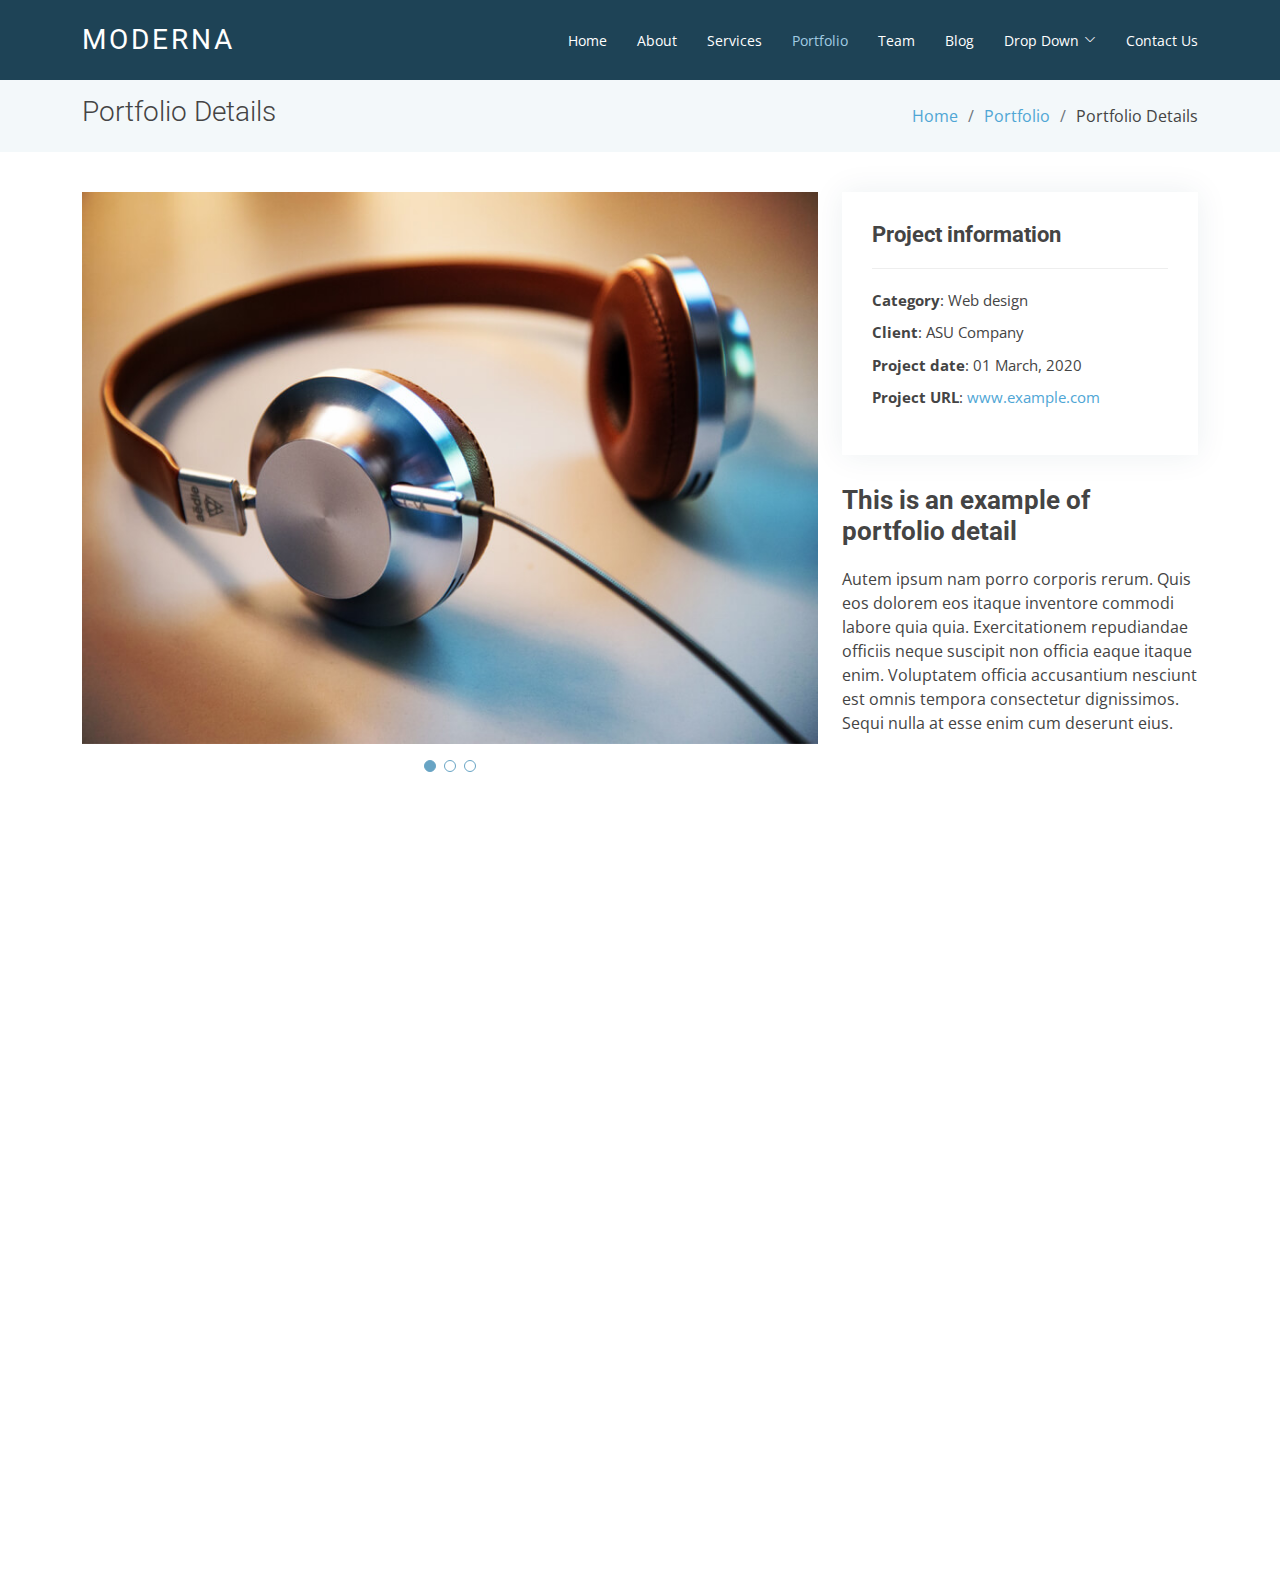
<file: Medica/portfolio-details.html>
<!DOCTYPE html>
<html lang="en">

<head>
  <meta charset="utf-8">
  <meta content="width=device-width, initial-scale=1.0" name="viewport">

  <title>Portfolio Details - Moderna Bootstrap Template</title>
  <meta content="" name="description">
  <meta content="" name="keywords">

  <!-- Favicons -->
  <link href="assets/img/favicon.png" rel="icon">
  <link href="assets/img/apple-touch-icon.png" rel="apple-touch-icon">

  <!-- Google Fonts -->
  <link href="https://fonts.googleapis.com/css?family=Open+Sans:300,300i,400,400i,600,600i,700,700i|Roboto:300,300i,400,400i,500,500i,700,700i&display=swap" rel="stylesheet">

  <!-- Vendor CSS Files -->
  <link href="assets/vendor/animate.css/animate.min.css" rel="stylesheet">
  <link href="assets/vendor/aos/aos.css" rel="stylesheet">
  <link href="assets/vendor/bootstrap/css/bootstrap.min.css" rel="stylesheet">
  <link href="assets/vendor/bootstrap-icons/bootstrap-icons.css" rel="stylesheet">
  <link href="assets/vendor/boxicons/css/boxicons.min.css" rel="stylesheet">
  <link href="assets/vendor/glightbox/css/glightbox.min.css" rel="stylesheet">
  <link href="assets/vendor/swiper/swiper-bundle.min.css" rel="stylesheet">

  <!-- Template Main CSS File -->
  <link href="assets/css/style.css" rel="stylesheet">

  <!-- =======================================================
  * Template Name: Moderna - v4.3.0
  * Template URL: https://bootstrapmade.com/free-bootstrap-template-corporate-moderna/
  * Author: BootstrapMade.com
  * License: https://bootstrapmade.com/license/
  ======================================================== -->
</head>

<body>

  <!-- ======= Header ======= -->
  <header id="header" class="fixed-top d-flex align-items-center ">
    <div class="container d-flex justify-content-between align-items-center">

      <div class="logo">
        <h1 class="text-light"><a href="index.html"><span>Moderna</span></a></h1>
        <!-- Uncomment below if you prefer to use an image logo -->
        <!-- <a href="index.html"><img src="assets/img/logo.png" alt="" class="img-fluid"></a>-->
      </div>

      <nav id="navbar" class="navbar">
        <ul>
          <li><a class="" href="index.html">Home</a></li>
          <li><a href="about.html">About</a></li>
          <li><a href="services.html">Services</a></li>
          <li><a class="active" href="portfolio.html">Portfolio</a></li>
          <li><a href="team.html">Team</a></li>
          <li><a href="blog.html">Blog</a></li>
          <li class="dropdown"><a href="#"><span>Drop Down</span> <i class="bi bi-chevron-down"></i></a>
            <ul>
              <li><a href="#">Drop Down 1</a></li>
              <li class="dropdown"><a href="#"><span>Deep Drop Down</span> <i class="bi bi-chevron-right"></i></a>
                <ul>
                  <li><a href="#">Deep Drop Down 1</a></li>
                  <li><a href="#">Deep Drop Down 2</a></li>
                  <li><a href="#">Deep Drop Down 3</a></li>
                  <li><a href="#">Deep Drop Down 4</a></li>
                  <li><a href="#">Deep Drop Down 5</a></li>
                </ul>
              </li>
              <li><a href="#">Drop Down 2</a></li>
              <li><a href="#">Drop Down 3</a></li>
              <li><a href="#">Drop Down 4</a></li>
            </ul>
          </li>
          <li><a href="contact.html">Contact Us</a></li>
        </ul>
        <i class="bi bi-list mobile-nav-toggle"></i>
      </nav><!-- .navbar -->

    </div>
  </header><!-- End Header -->

  <main id="main">

    <!-- ======= Our Portfolio Section ======= -->
    <section class="breadcrumbs">
      <div class="container">

        <div class="d-flex justify-content-between align-items-center">
          <h2>Portfolio Details</h2>
          <ol>
            <li><a href="index.html">Home</a></li>
            <li><a href="portfolio.html">Portfolio</a></li>
            <li>Portfolio Details</li>
          </ol>
        </div>

      </div>
    </section><!-- End Our Portfolio Section -->

    <!-- ======= Portfolio Details Section ======= -->
    <section id="portfolio-details" class="portfolio-details">
      <div class="container">

        <div class="row gy-4">

          <div class="col-lg-8">
            <div class="portfolio-details-slider swiper-container">
              <div class="swiper-wrapper align-items-center">

                <div class="swiper-slide">
                  <img src="assets/img/portfolio/portfolio-1.jpg" alt="">
                </div>

                <div class="swiper-slide">
                  <img src="assets/img/portfolio/portfolio-2.jpg" alt="">
                </div>

                <div class="swiper-slide">
                  <img src="assets/img/portfolio/portfolio-3.jpg" alt="">
                </div>

              </div>
              <div class="swiper-pagination"></div>
            </div>
          </div>

          <div class="col-lg-4">
            <div class="portfolio-info">
              <h3>Project information</h3>
              <ul>
                <li><strong>Category</strong>: Web design</li>
                <li><strong>Client</strong>: ASU Company</li>
                <li><strong>Project date</strong>: 01 March, 2020</li>
                <li><strong>Project URL</strong>: <a href="#">www.example.com</a></li>
              </ul>
            </div>
            <div class="portfolio-description">
              <h2>This is an example of portfolio detail</h2>
              <p>
                Autem ipsum nam porro corporis rerum. Quis eos dolorem eos itaque inventore commodi labore quia quia. Exercitationem repudiandae officiis neque suscipit non officia eaque itaque enim. Voluptatem officia accusantium nesciunt est omnis tempora consectetur dignissimos. Sequi nulla at esse enim cum deserunt eius.
              </p>
            </div>
          </div>

        </div>

      </div>
    </section><!-- End Portfolio Details Section -->

  </main><!-- End #main -->

  <!-- ======= Footer ======= -->
  <footer id="footer" data-aos="fade-up" data-aos-easing="ease-in-out" data-aos-duration="500">

    <div class="footer-newsletter">
      <div class="container">
        <div class="row">
          <div class="col-lg-6">
            <h4>Our Newsletter</h4>
            <p>Tamen quem nulla quae legam multos aute sint culpa legam noster magna</p>
          </div>
          <div class="col-lg-6">
            <form action="" method="post">
              <input type="email" name="email"><input type="submit" value="Subscribe">
            </form>
          </div>
        </div>
      </div>
    </div>

    <div class="footer-top">
      <div class="container">
        <div class="row">

          <div class="col-lg-3 col-md-6 footer-links">
            <h4>Useful Links</h4>
            <ul>
              <li><i class="bx bx-chevron-right"></i> <a href="#">Home</a></li>
              <li><i class="bx bx-chevron-right"></i> <a href="#">About us</a></li>
              <li><i class="bx bx-chevron-right"></i> <a href="#">Services</a></li>
              <li><i class="bx bx-chevron-right"></i> <a href="#">Terms of service</a></li>
              <li><i class="bx bx-chevron-right"></i> <a href="#">Privacy policy</a></li>
            </ul>
          </div>

          <div class="col-lg-3 col-md-6 footer-links">
            <h4>Our Services</h4>
            <ul>
              <li><i class="bx bx-chevron-right"></i> <a href="#">Web Design</a></li>
              <li><i class="bx bx-chevron-right"></i> <a href="#">Web Development</a></li>
              <li><i class="bx bx-chevron-right"></i> <a href="#">Product Management</a></li>
              <li><i class="bx bx-chevron-right"></i> <a href="#">Marketing</a></li>
              <li><i class="bx bx-chevron-right"></i> <a href="#">Graphic Design</a></li>
            </ul>
          </div>

          <div class="col-lg-3 col-md-6 footer-contact">
            <h4>Contact Us</h4>
            <p>
              A108 Adam Street <br>
              New York, NY 535022<br>
              United States <br><br>
              <strong>Phone:</strong> +1 5589 55488 55<br>
              <strong>Email:</strong> info@example.com<br>
            </p>

          </div>

          <div class="col-lg-3 col-md-6 footer-info">
            <h3>About Moderna</h3>
            <p>Cras fermentum odio eu feugiat lide par naso tierra. Justo eget nada terra videa magna derita valies darta donna mare fermentum iaculis eu non diam phasellus.</p>
            <div class="social-links mt-3">
              <a href="#" class="twitter"><i class="bx bxl-twitter"></i></a>
              <a href="#" class="facebook"><i class="bx bxl-facebook"></i></a>
              <a href="#" class="instagram"><i class="bx bxl-instagram"></i></a>
              <a href="#" class="linkedin"><i class="bx bxl-linkedin"></i></a>
            </div>
          </div>

        </div>
      </div>
    </div>

    <div class="container">
      <div class="copyright">
        &copy; Copyright <strong><span>Moderna</span></strong>. All Rights Reserved
      </div>
      <div class="credits">
        <!-- All the links in the footer should remain intact. -->
        <!-- You can delete the links only if you purchased the pro version. -->
        <!-- Licensing information: https://bootstrapmade.com/license/ -->
        <!-- Purchase the pro version with working PHP/AJAX contact form: https://bootstrapmade.com/free-bootstrap-template-corporate-moderna/ -->
        Designed by <a href="https://bootstrapmade.com/">BootstrapMade</a>
      </div>
    </div>
  </footer><!-- End Footer -->

  <a href="#" class="back-to-top d-flex align-items-center justify-content-center"><i class="bi bi-arrow-up-short"></i></a>

  <!-- Vendor JS Files -->
  <script src="assets/vendor/aos/aos.js"></script>
  <script src="assets/vendor/bootstrap/js/bootstrap.bundle.min.js"></script>
  <script src="assets/vendor/glightbox/js/glightbox.min.js"></script>
  <script src="assets/vendor/isotope-layout/isotope.pkgd.min.js"></script>
  <script src="assets/vendor/php-email-form/validate.js"></script>
  <script src="assets/vendor/purecounter/purecounter.js"></script>
  <script src="assets/vendor/swiper/swiper-bundle.min.js"></script>
  <script src="assets/vendor/waypoints/noframework.waypoints.js"></script>

  <!-- Template Main JS File -->
  <script src="assets/js/main.js"></script>

</body>

</html>
</file>
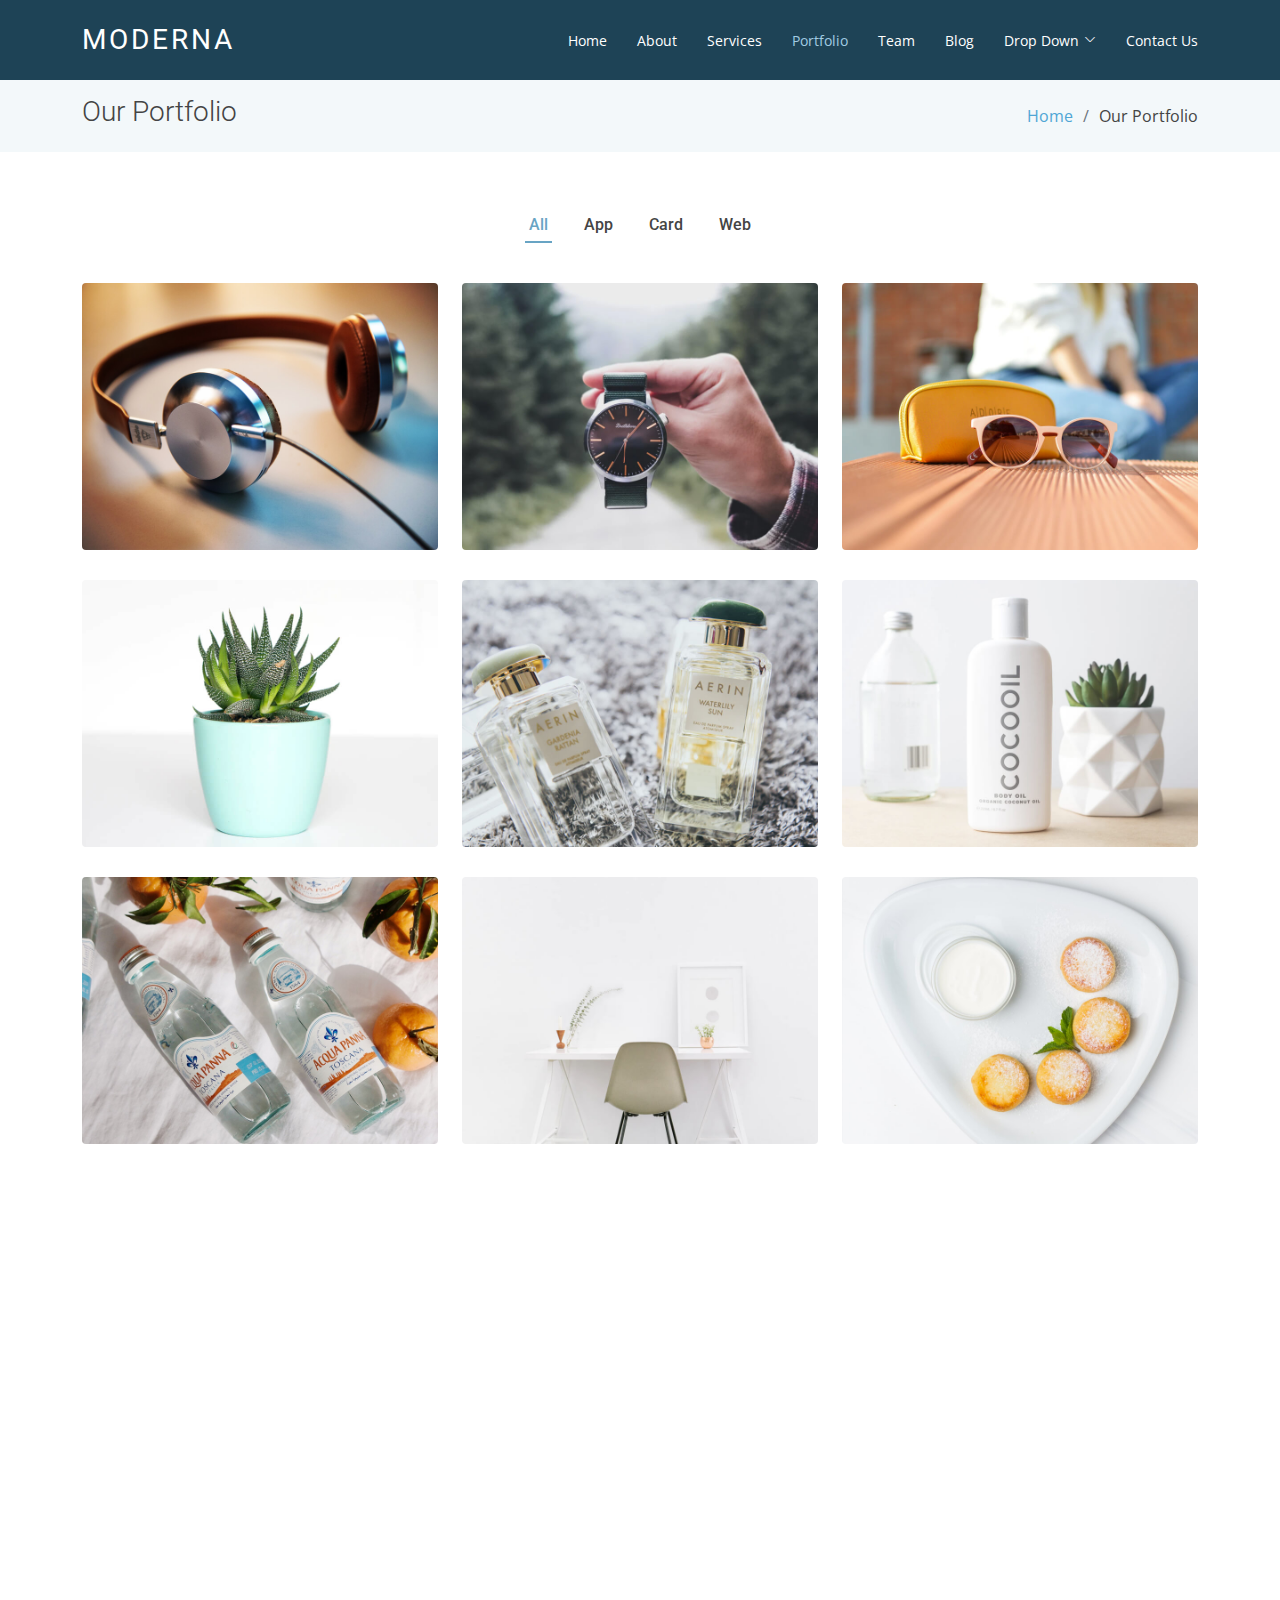
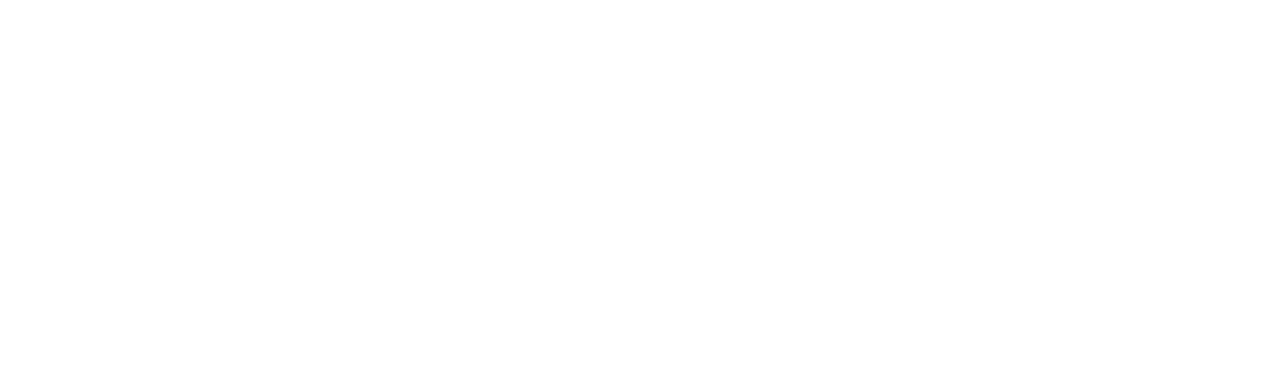
<file: Medica/portfolio.html>
<!DOCTYPE html>
<html lang="en">

<head>
  <meta charset="utf-8">
  <meta content="width=device-width, initial-scale=1.0" name="viewport">

  <title>Portfolio - Moderna Bootstrap Template</title>
  <meta content="" name="description">
  <meta content="" name="keywords">

  <!-- Favicons -->
  <link href="assets/img/favicon.png" rel="icon">
  <link href="assets/img/apple-touch-icon.png" rel="apple-touch-icon">

  <!-- Google Fonts -->
  <link href="https://fonts.googleapis.com/css?family=Open+Sans:300,300i,400,400i,600,600i,700,700i|Roboto:300,300i,400,400i,500,500i,700,700i&display=swap" rel="stylesheet">

  <!-- Vendor CSS Files -->
  <link href="assets/vendor/animate.css/animate.min.css" rel="stylesheet">
  <link href="assets/vendor/aos/aos.css" rel="stylesheet">
  <link href="assets/vendor/bootstrap/css/bootstrap.min.css" rel="stylesheet">
  <link href="assets/vendor/bootstrap-icons/bootstrap-icons.css" rel="stylesheet">
  <link href="assets/vendor/boxicons/css/boxicons.min.css" rel="stylesheet">
  <link href="assets/vendor/glightbox/css/glightbox.min.css" rel="stylesheet">
  <link href="assets/vendor/swiper/swiper-bundle.min.css" rel="stylesheet">

  <!-- Template Main CSS File -->
  <link href="assets/css/style.css" rel="stylesheet">

  <!-- =======================================================
  * Template Name: Moderna - v4.3.0
  * Template URL: https://bootstrapmade.com/free-bootstrap-template-corporate-moderna/
  * Author: BootstrapMade.com
  * License: https://bootstrapmade.com/license/
  ======================================================== -->
</head>

<body>

  <!-- ======= Header ======= -->
  <header id="header" class="fixed-top d-flex align-items-center ">
    <div class="container d-flex justify-content-between align-items-center">

      <div class="logo">
        <h1 class="text-light"><a href="index.html"><span>Moderna</span></a></h1>
        <!-- Uncomment below if you prefer to use an image logo -->
        <!-- <a href="index.html"><img src="assets/img/logo.png" alt="" class="img-fluid"></a>-->
      </div>

      <nav id="navbar" class="navbar">
        <ul>
          <li><a class="" href="index.html">Home</a></li>
          <li><a href="about.html">About</a></li>
          <li><a href="services.html">Services</a></li>
          <li><a class="active" href="portfolio.html">Portfolio</a></li>
          <li><a href="team.html">Team</a></li>
          <li><a href="blog.html">Blog</a></li>
          <li class="dropdown"><a href="#"><span>Drop Down</span> <i class="bi bi-chevron-down"></i></a>
            <ul>
              <li><a href="#">Drop Down 1</a></li>
              <li class="dropdown"><a href="#"><span>Deep Drop Down</span> <i class="bi bi-chevron-right"></i></a>
                <ul>
                  <li><a href="#">Deep Drop Down 1</a></li>
                  <li><a href="#">Deep Drop Down 2</a></li>
                  <li><a href="#">Deep Drop Down 3</a></li>
                  <li><a href="#">Deep Drop Down 4</a></li>
                  <li><a href="#">Deep Drop Down 5</a></li>
                </ul>
              </li>
              <li><a href="#">Drop Down 2</a></li>
              <li><a href="#">Drop Down 3</a></li>
              <li><a href="#">Drop Down 4</a></li>
            </ul>
          </li>
          <li><a href="contact.html">Contact Us</a></li>
        </ul>
        <i class="bi bi-list mobile-nav-toggle"></i>
      </nav><!-- .navbar -->

    </div>
  </header><!-- End Header -->

  <main id="main">

    <!-- ======= Our Portfolio Section ======= -->
    <section class="breadcrumbs">
      <div class="container">

        <div class="d-flex justify-content-between align-items-center">
          <h2>Our Portfolio</h2>
          <ol>
            <li><a href="index.html">Home</a></li>
            <li>Our Portfolio</li>
          </ol>
        </div>

      </div>
    </section><!-- End Our Portfolio Section -->

    <!-- ======= Portfolio Section ======= -->
    <section class="portfolio">
      <div class="container">

        <div class="row">
          <div class="col-lg-12">
            <ul id="portfolio-flters">
              <li data-filter="*" class="filter-active">All</li>
              <li data-filter=".filter-app">App</li>
              <li data-filter=".filter-card">Card</li>
              <li data-filter=".filter-web">Web</li>
            </ul>
          </div>
        </div>

        <div class="row portfolio-container" data-aos="fade-up" data-aos-easing="ease-in-out" data-aos-duration="500">

          <div class="col-lg-4 col-md-6 portfolio-wrap filter-app">
            <div class="portfolio-item">
              <img src="assets/img/portfolio/portfolio-1.jpg" class="img-fluid" alt="">
              <div class="portfolio-info">
                <h3>App 1</h3>
                <div>
                  <a href="assets/img/portfolio/portfolio-1.jpg" data-gallery="portfolioGallery" class="portfolio-lightbox" title="App 1"><i class="bx bx-plus"></i></a>
                  <a href="portfolio-details.html" title="Portfolio Details"><i class="bx bx-link"></i></a>
                </div>
              </div>
            </div>
          </div>

          <div class="col-lg-4 col-md-6 portfolio-wrap filter-web">
            <div class="portfolio-item">
              <img src="assets/img/portfolio/portfolio-2.jpg" class="img-fluid" alt="">
              <div class="portfolio-info">
                <h3>Web 3</h3>
                <div>
                  <a href="assets/img/portfolio/portfolio-2.jpg" data-gallery="portfolioGallery" class="portfolio-lightbox" title="Web 3"><i class="bx bx-plus"></i></a>
                  <a href="portfolio-details.html" title="Portfolio Details"><i class="bx bx-link"></i></a>
                </div>
              </div>
            </div>
          </div>

          <div class="col-lg-4 col-md-6 portfolio-wrap filter-app">
            <div class="portfolio-item">
              <img src="assets/img/portfolio/portfolio-3.jpg" class="img-fluid" alt="">
              <div class="portfolio-info">
                <h3>App 2</h3>
                <div>
                  <a href="assets/img/portfolio/portfolio-3.jpg" data-gallery="portfolioGallery" class="portfolio-lightbox" title="App 2"><i class="bx bx-plus"></i></a>
                  <a href="portfolio-details.html" title="Portfolio Details"><i class="bx bx-link"></i></a>
                </div>
              </div>
            </div>
          </div>

          <div class="col-lg-4 col-md-6 portfolio-wrap filter-card">
            <div class="portfolio-item">
              <img src="assets/img/portfolio/portfolio-4.jpg" class="img-fluid" alt="">
              <div class="portfolio-info">
                <h3>Card 2</h3>
                <div>
                  <a href="assets/img/portfolio/portfolio-4.jpg" data-gallery="portfolioGallery" class="portfolio-lightbox" title="Card 2"><i class="bx bx-plus"></i></a>
                  <a href="portfolio-details.html" title="Portfolio Details"><i class="bx bx-link"></i></a>
                </div>
              </div>
            </div>
          </div>

          <div class="col-lg-4 col-md-6 portfolio-wrap filter-web">
            <div class="portfolio-item">
              <img src="assets/img/portfolio/portfolio-5.jpg" class="img-fluid" alt="">
              <div class="portfolio-info">
                <h3>Web 2</h3>
                <div>
                  <a href="assets/img/portfolio/portfolio-5.jpg" data-gallery="portfolioGallery" class="portfolio-lightbox" title="Web 2"><i class="bx bx-plus"></i></a>
                  <a href="portfolio-details.html" title="Portfolio Details"><i class="bx bx-link"></i></a>
                </div>
              </div>
            </div>
          </div>

          <div class="col-lg-4 col-md-6 portfolio-wrap filter-app">
            <div class="portfolio-item">
              <img src="assets/img/portfolio/portfolio-6.jpg" class="img-fluid" alt="">
              <div class="portfolio-info">
                <h3>App 3</h3>
                <div>
                  <a href="assets/img/portfolio/portfolio-6.jpg" data-gallery="portfolioGallery" class="portfolio-lightbox" title="App 3"><i class="bx bx-plus"></i></a>
                  <a href="portfolio-details.html" title="Portfolio Details"><i class="bx bx-link"></i></a>
                </div>
              </div>
            </div>
          </div>

          <div class="col-lg-4 col-md-6 portfolio-wrap filter-card">
            <div class="portfolio-item">
              <img src="assets/img/portfolio/portfolio-7.jpg" class="img-fluid" alt="">
              <div class="portfolio-info">
                <h3>Card 1</h3>
                <div>
                  <a href="assets/img/portfolio/portfolio-7.jpg" data-gallery="portfolioGallery" class="portfolio-lightbox" title="Card 1"><i class="bx bx-plus"></i></a>
                  <a href="portfolio-details.html" title="Portfolio Details"><i class="bx bx-link"></i></a>
                </div>
              </div>
            </div>
          </div>

          <div class="col-lg-4 col-md-6 portfolio-wrap filter-card">
            <div class="portfolio-item">
              <img src="assets/img/portfolio/portfolio-8.jpg" class="img-fluid" alt="">
              <div class="portfolio-info">
                <h3>Card 3</h3>
                <div>
                  <a href="assets/img/portfolio/portfolio-8.jpg" data-gallery="portfolioGallery" class="portfolio-lightbox" title="Card 3"><i class="bx bx-plus"></i></a>
                  <a href="portfolio-details.html" title="Portfolio Details"><i class="bx bx-link"></i></a>
                </div>
              </div>
            </div>
          </div>

          <div class="col-lg-4 col-md-6 portfolio-wrap filter-web">
            <div class="portfolio-item">
              <img src="assets/img/portfolio/portfolio-9.jpg" class="img-fluid" alt="">
              <div class="portfolio-info">
                <h3>Web 1</h3>
                <div>
                  <a href="assets/img/portfolio/portfolio-9.jpg" data-gallery="portfolioGallery" class="portfolio-lightbox" title="Web 1"><i class="bx bx-plus"></i></a>
                  <a href="portfolio-details.html" title="Portfolio Details"><i class="bx bx-link"></i></a>
                </div>
              </div>
            </div>
          </div>

        </div>

      </div>
    </section><!-- End Portfolio Section -->

  </main><!-- End #main -->

  <!-- ======= Footer ======= -->
  <footer id="footer" data-aos="fade-up" data-aos-easing="ease-in-out" data-aos-duration="500">

    <div class="footer-newsletter">
      <div class="container">
        <div class="row">
          <div class="col-lg-6">
            <h4>Our Newsletter</h4>
            <p>Tamen quem nulla quae legam multos aute sint culpa legam noster magna</p>
          </div>
          <div class="col-lg-6">
            <form action="" method="post">
              <input type="email" name="email"><input type="submit" value="Subscribe">
            </form>
          </div>
        </div>
      </div>
    </div>

    <div class="footer-top">
      <div class="container">
        <div class="row">

          <div class="col-lg-3 col-md-6 footer-links">
            <h4>Useful Links</h4>
            <ul>
              <li><i class="bx bx-chevron-right"></i> <a href="#">Home</a></li>
              <li><i class="bx bx-chevron-right"></i> <a href="#">About us</a></li>
              <li><i class="bx bx-chevron-right"></i> <a href="#">Services</a></li>
              <li><i class="bx bx-chevron-right"></i> <a href="#">Terms of service</a></li>
              <li><i class="bx bx-chevron-right"></i> <a href="#">Privacy policy</a></li>
            </ul>
          </div>

          <div class="col-lg-3 col-md-6 footer-links">
            <h4>Our Services</h4>
            <ul>
              <li><i class="bx bx-chevron-right"></i> <a href="#">Web Design</a></li>
              <li><i class="bx bx-chevron-right"></i> <a href="#">Web Development</a></li>
              <li><i class="bx bx-chevron-right"></i> <a href="#">Product Management</a></li>
              <li><i class="bx bx-chevron-right"></i> <a href="#">Marketing</a></li>
              <li><i class="bx bx-chevron-right"></i> <a href="#">Graphic Design</a></li>
            </ul>
          </div>

          <div class="col-lg-3 col-md-6 footer-contact">
            <h4>Contact Us</h4>
            <p>
              A108 Adam Street <br>
              New York, NY 535022<br>
              United States <br><br>
              <strong>Phone:</strong> +1 5589 55488 55<br>
              <strong>Email:</strong> info@example.com<br>
            </p>

          </div>

          <div class="col-lg-3 col-md-6 footer-info">
            <h3>About Moderna</h3>
            <p>Cras fermentum odio eu feugiat lide par naso tierra. Justo eget nada terra videa magna derita valies darta donna mare fermentum iaculis eu non diam phasellus.</p>
            <div class="social-links mt-3">
              <a href="#" class="twitter"><i class="bx bxl-twitter"></i></a>
              <a href="#" class="facebook"><i class="bx bxl-facebook"></i></a>
              <a href="#" class="instagram"><i class="bx bxl-instagram"></i></a>
              <a href="#" class="linkedin"><i class="bx bxl-linkedin"></i></a>
            </div>
          </div>

        </div>
      </div>
    </div>

    <div class="container">
      <div class="copyright">
        &copy; Copyright <strong><span>Moderna</span></strong>. All Rights Reserved
      </div>
      <div class="credits">
        <!-- All the links in the footer should remain intact. -->
        <!-- You can delete the links only if you purchased the pro version. -->
        <!-- Licensing information: https://bootstrapmade.com/license/ -->
        <!-- Purchase the pro version with working PHP/AJAX contact form: https://bootstrapmade.com/free-bootstrap-template-corporate-moderna/ -->
        Designed by <a href="https://bootstrapmade.com/">BootstrapMade</a>
      </div>
    </div>
  </footer><!-- End Footer -->

  <a href="#" class="back-to-top d-flex align-items-center justify-content-center"><i class="bi bi-arrow-up-short"></i></a>

  <!-- Vendor JS Files -->
  <script src="assets/vendor/aos/aos.js"></script>
  <script src="assets/vendor/bootstrap/js/bootstrap.bundle.min.js"></script>
  <script src="assets/vendor/glightbox/js/glightbox.min.js"></script>
  <script src="assets/vendor/isotope-layout/isotope.pkgd.min.js"></script>
  <script src="assets/vendor/php-email-form/validate.js"></script>
  <script src="assets/vendor/purecounter/purecounter.js"></script>
  <script src="assets/vendor/swiper/swiper-bundle.min.js"></script>
  <script src="assets/vendor/waypoints/noframework.waypoints.js"></script>

  <!-- Template Main JS File -->
  <script src="assets/js/main.js"></script>

</body>

</html>
</file>
<file: lab7/assets/css/style.css>
/**
* Template Name: Moderna - v4.3.0
* Template URL: https://bootstrapmade.com/free-bootstrap-template-corporate-moderna/
* Author: BootstrapMade.com
* License: https://bootstrapmade.com/license/
*/

/*--------------------------------------------------------------
# General
--------------------------------------------------------------*/
body {
  font-family: "Open Sans", sans-serif;
  color: #444;
}

a {
  color: #4fa6d5;
  text-decoration: none;
}

a:hover {
  color: #45beff;
  text-decoration: none;
}

h1, h2, h3, h4, h5, h6, .font-primary {
  font-family: "Roboto", sans-serif;
}

/*--------------------------------------------------------------
# Back to top button
--------------------------------------------------------------*/
.back-to-top {
  position: fixed;
  visibility: hidden;
  opacity: 0;
  right: 15px;
  bottom: 15px;
  z-index: 99999;
  background: #68A4C4;
  width: 40px;
  height: 40px;
  border-radius: 4px;
  transition: all 0.4s;
}

.back-to-top i {
  font-size: 24px;
  color: #fff;
  line-height: 0;
}

.back-to-top:hover {
  background: #85b6cf;
  color: #fff;
}

.back-to-top.active {
  visibility: visible;
  opacity: 1;
}
/*--------------------------------------------------------------
# Header
--------------------------------------------------------------*/
#header {
  height: 80px;
  transition: all 0.5s;
  z-index: 997;
  transition: all 0.5s;
  background: #1e4356;
}

#header.header-transparent {
  background: none;
}

#header.header-scrolled {
  background: rgba(30, 67, 86, 0.8);
  height: 60px;
}

#header .logo h1 {
  font-size: 28px;
  margin: 0;
  padding: 4px 0;
  line-height: 1;
  font-weight: 400;
  letter-spacing: 3px;
  text-transform: uppercase;
}

#header .logo h1 a, #header .logo h1 a:hover {
  color: #fff;
  text-decoration: none;
}

#header .logo img {
  padding: 0;
  margin: 0;
  max-height: 40px;
}

#main {
  margin-top: 80px;
}

/*--------------------------------------------------------------
# Navigation Menu
--------------------------------------------------------------*/
/**
* Desktop Navigation 
*/
.navbar {
  padding: 0;
}

.navbar ul {
  margin: 0;
  padding: 0;
  display: flex;
  list-style: none;
  align-items: center;
}

.navbar li {
  position: relative;
}

.navbar a, .navbar a:focus {
  display: flex;
  align-items: center;
  justify-content: space-between;
  padding: 10px 0 10px 30px;
  font-family: "Open Sans", sans-serif;
  font-size: 14px;
  color: #fff;
  white-space: nowrap;
  transition: 0.3s;
}

.navbar a i, .navbar a:focus i {
  font-size: 12px;
  line-height: 0;
  margin-left: 5px;
}

.navbar a:hover, .navbar .active, .navbar .active:focus, .navbar li:hover > a {
  color: #a2cce3;
}

.navbar .dropdown ul {
  display: block;
  position: absolute;
  left: 14px;
  top: calc(100% + 30px);
  margin: 0;
  padding: 10px 0;
  z-index: 99;
  opacity: 0;
  visibility: hidden;
  background: #fff;
  box-shadow: 0px 0px 30px rgba(127, 137, 161, 0.25);
  transition: 0.3s;
}

.navbar .dropdown ul li {
  min-width: 200px;
}

.navbar .dropdown ul a {
  padding: 10px 20px;
  font-size: 14px;
  text-transform: none;
  color: #1c3745;
}

.navbar .dropdown ul a i {
  font-size: 12px;
}

.navbar .dropdown ul a:hover, .navbar .dropdown ul .active:hover, .navbar .dropdown ul li:hover > a {
  color: #68A4C4;
}

.navbar .dropdown:hover > ul {
  opacity: 1;
  top: 100%;
  visibility: visible;
}

.navbar .dropdown .dropdown ul {
  top: 0;
  left: calc(100% - 30px);
  visibility: hidden;
}

.navbar .dropdown .dropdown:hover > ul {
  opacity: 1;
  top: 0;
  left: 100%;
  visibility: visible;
}

@media (max-width: 1366px) {
  .navbar .dropdown .dropdown ul {
    left: -90%;
  }
  .navbar .dropdown .dropdown:hover > ul {
    left: -100%;
  }
}

/**
* Mobile Navigation 
*/
.mobile-nav-toggle {
  color: #fff;
  font-size: 28px;
  cursor: pointer;
  display: none;
  line-height: 0;
  transition: 0.5s;
}

@media (max-width: 991px) {
  .mobile-nav-toggle {
    display: block;
  }
  .navbar ul {
    display: none;
  }
}

.navbar-mobile {
  position: fixed;
  overflow: hidden;
  top: 0;
  right: 0;
  left: 0;
  bottom: 0;
  background: rgba(17, 38, 48, 0.9);
  transition: 0.3s;
}

.navbar-mobile .mobile-nav-toggle {
  position: absolute;
  top: 15px;
  right: 15px;
}

.navbar-mobile ul {
  display: block;
  position: absolute;
  top: 55px;
  right: 15px;
  bottom: 15px;
  left: 15px;
  padding: 10px 0;
  background-color: #fff;
  overflow-y: auto;
  transition: 0.3s;
}

.navbar-mobile a {
  padding: 10px 20px;
  font-size: 15px;
  color: #1e4356;
}

.navbar-mobile a:hover, .navbar-mobile .active, .navbar-mobile li:hover > a {
  color: #68A4C4;
}

.navbar-mobile .getstarted {
  margin: 15px;
}

.navbar-mobile .dropdown ul {
  position: static;
  display: none;
  margin: 10px 20px;
  padding: 10px 0;
  z-index: 99;
  opacity: 1;
  visibility: visible;
  background: #fff;
  box-shadow: 0px 0px 30px rgba(127, 137, 161, 0.25);
}

.navbar-mobile .dropdown ul li {
  min-width: 200px;
}

.navbar-mobile .dropdown ul a {
  padding: 10px 20px;
}

.navbar-mobile .dropdown ul a i {
  font-size: 12px;
}

.navbar-mobile .dropdown ul a:hover, .navbar-mobile .dropdown ul .active:hover, .navbar-mobile .dropdown ul li:hover > a {
  color: #68A4C4;
}

.navbar-mobile .dropdown > .dropdown-active {
  display: block;
}

/*--------------------------------------------------------------
# Hero Section
--------------------------------------------------------------*/
#hero {
  width: 100%;
  height: 90vh;
  overflow: hidden;
  position: relative;
}

#hero::after {
  content: '';
  position: absolute;
  left: 50%;
  top: 0;
  width: 130%;
  height: 95%;
  background: linear-gradient(to right, rgba(30, 67, 86, 0.8), rgba(30, 67, 86, 0.6)), url("../img/hero-bg.jpg") center top no-repeat;
  z-index: 0;
  border-radius: 0 0 50% 50%;
  transform: translateX(-50%) rotate(0deg);
}

#hero::before {
  content: '';
  position: absolute;
  left: 50%;
  top: 0;
  width: 130%;
  height: 96%;
  background: #68A4C4;
  opacity: 0.3;
  z-index: 0;
  border-radius: 0 0 50% 50%;
  transform: translateX(-50%) translateY(18px) rotate(2deg);
}

#hero .carousel-container {
  display: flex;
  justify-content: center;
  align-items: center;
  flex-direction: column;
  text-align: center;
  bottom: 0;
  top: 0;
  left: 0;
  right: 0;
}

#hero h2 {
  color: #fff;
  margin-bottom: 30px;
  font-size: 48px;
  font-weight: 700;
}

#hero p {
  width: 80%;
  -webkit-animation-delay: 0.4s;
  animation-delay: 0.4s;
  margin: 0 auto 30px auto;
  color: #fff;
}

#hero .carousel-control-prev, #hero .carousel-control-next {
  width: 10%;
}

#hero .carousel-control-next-icon, #hero .carousel-control-prev-icon {
  background: none;
  font-size: 48px;
  line-height: 1;
  width: auto;
  height: auto;
}

#hero .btn-get-started {
  font-family: "Roboto", sans-serif;
  font-weight: 500;
  font-size: 14px;
  letter-spacing: 1px;
  display: inline-block;
  padding: 12px 32px;
  border-radius: 50px;
  transition: 0.5s;
  line-height: 1;
  margin: 10px;
  color: #fff;
  -webkit-animation-delay: 0.8s;
  animation-delay: 0.8s;
  border: 2px solid #68A4C4;
}

#hero .btn-get-started:hover {
  background: #68A4C4;
  color: #fff;
  text-decoration: none;
}

@media (min-width: 1024px) {
  #hero p {
    width: 60%;
  }
  #hero .carousel-control-prev, #hero .carousel-control-next {
    width: 5%;
  }
}

@media (max-width: 768px) {
  #hero::after {
    width: 180%;
    height: 95%;
    border-radius: 0 0 50% 50%;
    transform: translateX(-50%) rotate(0deg);
  }
  #hero::before {
    top: 0;
    width: 180%;
    height: 94%;
    border-radius: 0 0 50% 50%;
    transform: translateX(-50%) translateY(20px) rotate(4deg);
  }
}

@media (max-width: 575px) {
  #hero h2 {
    font-size: 30px;
  }
  #hero::after {
    left: 40%;
    top: 0;
    width: 200%;
    height: 95%;
    border-radius: 0 0 50% 50%;
    transform: translateX(-50%) rotate(0deg);
  }
  #hero::before {
    left: 50%;
    top: 0;
    width: 200%;
    height: 94%;
    border-radius: 0 0 50% 50%;
    transform: translateX(-50%) translateY(20px) rotate(4deg);
  }
}

/*--------------------------------------------------------------
# Hero No Slider Section
--------------------------------------------------------------*/
#hero-no-slider {
  width: 100%;
  height: 100vh;
  overflow: hidden;
  position: relative;
  text-align: center;
}

#hero-no-slider::before {
  content: '';
  position: absolute;
  left: 0;
  top: 0;
  right: 0;
  bottom: 0;
  background: linear-gradient(to right, rgba(30, 67, 86, 0.8), rgba(30, 67, 86, 0.6)), url("../img/hero-bg.jpg") center top no-repeat;
}

#hero-no-slider h2 {
  color: #fff;
  margin-bottom: 15px;
  font-size: 48px;
  font-weight: 700;
}

#hero-no-slider p {
  color: #fff;
}

#hero-no-slider .btn-get-started {
  font-family: "Roboto", sans-serif;
  font-weight: 500;
  font-size: 14px;
  letter-spacing: 1px;
  display: inline-block;
  padding: 12px 32px;
  border-radius: 50px;
  transition: 0.5s;
  line-height: 1;
  margin: 10px;
  color: #fff;
  -webkit-animation-delay: 0.8s;
  animation-delay: 0.8s;
  border: 2px solid #68A4C4;
}

#hero-no-slider .btn-get-started:hover {
  background: #68A4C4;
  color: #fff;
  text-decoration: none;
}

@media (max-width: 575px) {
  #hero-no-slider h2 {
    font-size: 30px;
  }
}

/*--------------------------------------------------------------
# Sections General
--------------------------------------------------------------*/
section {
  padding: 60px 0;
}

.section-bg {
  background-color: #f3f8fa;
}

.section-title {
  text-align: center;
  padding-bottom: 30px;
}

.section-title h2 {
  font-size: 28px;
  font-weight: 400;
  margin-bottom: 20px;
  padding-bottom: 20px;
  position: relative;
}

.section-title h2::before {
  content: '';
  position: absolute;
  display: block;
  width: 120px;
  height: 1px;
  background: #ddd;
  bottom: 1px;
  left: calc(50% - 60px);
}

.section-title h2::after {
  content: '';
  position: absolute;
  display: block;
  width: 40px;
  height: 3px;
  background: #68A4C4;
  bottom: 0;
  left: calc(50% - 20px);
}

.section-title p {
  margin-bottom: 0;
}

/*--------------------------------------------------------------
# Breadcrumbs
--------------------------------------------------------------*/
.breadcrumbs {
  padding: 15px 0;
  background-color: #f3f8fa;
  min-height: 40px;
}

.breadcrumbs h2 {
  font-size: 28px;
  font-weight: 300;
}

.breadcrumbs ol {
  display: flex;
  flex-wrap: wrap;
  list-style: none;
  padding: 0;
  margin: 0;
}

.breadcrumbs ol li + li {
  padding-left: 10px;
}

.breadcrumbs ol li + li::before {
  display: inline-block;
  padding-right: 10px;
  color: #6c757d;
  content: "/";
}

@media (max-width: 768px) {
  .breadcrumbs .d-flex {
    display: block !important;
  }
  .breadcrumbs ol {
    display: block;
  }
  .breadcrumbs ol li {
    display: inline-block;
  }
}

/*--------------------------------------------------------------
# Our Services
--------------------------------------------------------------*/
.services {
  padding-bottom: 20px;
}

.services .icon-box {
  padding: 30px;
  position: relative;
  overflow: hidden;
  margin: 0  0 40px 0;
  background: #fff;
  box-shadow: 0 5px 26px 0 rgba(68, 88, 144, 0.14);
  transition: all 0.3s ease-in-out;
  text-align: center;
  border: 1px solid #fff;
}

.services .icon {
  margin: 0 auto 20px auto;
  padding-top: 17px;
  display: inline-block;
  text-align: center;
  border-radius: 50%;
  width: 72px;
  height: 72px;
}

.services .icon i {
  font-size: 36px;
  line-height: 1;
}

.services .title {
  font-weight: 700;
  margin-bottom: 15px;
  font-size: 18px;
}

.services .title a {
  color: #111;
}

.services .description {
  font-size: 15px;
  line-height: 28px;
  margin-bottom: 0;
}

.services .icon-box-pink .icon {
  background: #fceef3;
}

.services .icon-box-pink .icon i {
  color: #ff689b;
}

.services .icon-box-pink:hover {
  border-color: #ff689b;
}

.services .icon-box-cyan .icon {
  background: #e6fdfc;
}

.services .icon-box-cyan .icon i {
  color: #3fcdc7;
}

.services .icon-box-cyan:hover {
  border-color: #3fcdc7;
}

.services .icon-box-green .icon {
  background: #eafde7;
}

.services .icon-box-green .icon i {
  color: #41cf2e;
}

.services .icon-box-green:hover {
  border-color: #41cf2e;
}

.services .icon-box-blue .icon {
  background: #e1eeff;
}

.services .icon-box-blue .icon i {
  color: #2282ff;
}

.services .icon-box-blue:hover {
  border-color: #2282ff;
}

/*--------------------------------------------------------------
# Why Us
--------------------------------------------------------------*/
.why-us .container {
  box-shadow: 0 5px 25px 0 rgba(214, 215, 216, 0.6);
  background: #fff;
}

.why-us .icon-box + .icon-box {
  margin-top: 50px;
}

.why-us .icon-box .icon {
  float: left;
  display: flex;
  align-items: center;
  justify-content: center;
  width: 72px;
  height: 72px;
  background: #f3f8fa;
  border-radius: 6px;
  transition: 0.5s;
}

.why-us .icon-box .icon i {
  color: #68A4C4;
  font-size: 32px;
}

.why-us .icon-box:hover .icon {
  background: #68A4C4;
}

.why-us .icon-box:hover .icon i {
  color: #fff;
}

.why-us .icon-box .title {
  margin-left: 95px;
  font-weight: 700;
  margin-bottom: 10px;
  font-size: 18px;
  text-transform: uppercase;
}

.why-us .icon-box .title a {
  color: #343a40;
  transition: 0.3s;
}

.why-us .icon-box .title a:hover {
  color: #68A4C4;
}

.why-us .icon-box .description {
  margin-left: 95px;
  line-height: 24px;
  font-size: 14px;
}

.why-us .video-box {
  position: relative;
}

.why-us .video-box img {
  padding-top: 15px;
  padding-bottom: 15px;
}

.why-us .play-btn {
  width: 94px;
  height: 94px;
  background: radial-gradient(#68A4C4 50%, rgba(104, 164, 196, 0.4) 52%);
  border-radius: 50%;
  display: block;
  position: absolute;
  left: calc(50% - 47px);
  top: calc(50% - 47px);
  overflow: hidden;
}

.why-us .play-btn::after {
  content: '';
  position: absolute;
  left: 50%;
  top: 50%;
  transform: translateX(-40%) translateY(-50%);
  width: 0;
  height: 0;
  border-top: 10px solid transparent;
  border-bottom: 10px solid transparent;
  border-left: 15px solid #fff;
  z-index: 100;
  transition: all 400ms cubic-bezier(0.55, 0.055, 0.675, 0.19);
}

.why-us .play-btn::before {
  content: '';
  position: absolute;
  width: 120px;
  height: 120px;
  -webkit-animation-delay: 0s;
  animation-delay: 0s;
  -webkit-animation: pulsate-btn 2s;
  animation: pulsate-btn 2s;
  -webkit-animation-direction: forwards;
  animation-direction: forwards;
  -webkit-animation-iteration-count: infinite;
  animation-iteration-count: infinite;
  -webkit-animation-timing-function: steps;
  animation-timing-function: steps;
  opacity: 1;
  border-radius: 50%;
  border: 5px solid rgba(104, 164, 196, 0.7);
  top: -15%;
  left: -15%;
  background: rgba(198, 16, 0, 0);
}

.why-us .play-btn:hover::after {
  border-left: 15px solid #68A4C4;
  transform: scale(20);
}

.why-us .play-btn:hover::before {
  content: '';
  position: absolute;
  left: 50%;
  top: 50%;
  transform: translateX(-40%) translateY(-50%);
  width: 0;
  height: 0;
  border: none;
  border-top: 10px solid transparent;
  border-bottom: 10px solid transparent;
  border-left: 15px solid #fff;
  z-index: 200;
  -webkit-animation: none;
  animation: none;
  border-radius: 0;
}

@-webkit-keyframes pulsate-btn {
  0% {
    transform: scale(0.6, 0.6);
    opacity: 1;
  }
  100% {
    transform: scale(1, 1);
    opacity: 0;
  }
}

@keyframes pulsate-btn {
  0% {
    transform: scale(0.6, 0.6);
    opacity: 1;
  }
  100% {
    transform: scale(1, 1);
    opacity: 0;
  }
}

/*--------------------------------------------------------------
# Features
--------------------------------------------------------------*/
.features .row + .row {
  margin-top: 100px;
}

.features h3 {
  font-weight: 400;
  font-size: 24px;
}

.features ul {
  list-style: none;
  padding: 0;
}

.features ul li {
  padding-bottom: 10px;
}

.features ul i {
  font-size: 20px;
  padding-right: 4px;
  color: #68A4C4;
}

.features p:last-child {
  margin-bottom: 0;
}

/*--------------------------------------------------------------
# About
--------------------------------------------------------------*/
.about h3 {
  font-weight: 400;
  font-size: 26px;
}

.about ul {
  list-style: none;
  padding: 0;
}

.about ul li {
  padding-bottom: 10px;
}

.about ul i {
  font-size: 20px;
  padding-right: 4px;
  color: #68A4C4;
}

.about p:last-child {
  margin-bottom: 0;
}

/*--------------------------------------------------------------
# Facts
--------------------------------------------------------------*/
.facts .counters span {
  font-size: 48px;
  display: block;
  color: #68A4C4;
}

.facts .counters p {
  padding: 0;
  margin: 0 0 20px 0;
  font-family: "Roboto", sans-serif;
  font-size: 14px;
}

/*--------------------------------------------------------------
# Our Skills
--------------------------------------------------------------*/
.skills {
  padding: 60px 0;
}

.skills .progress {
  height: 35px;
  margin-bottom: 10px;
}

.skills .progress .skill {
  line-height: 35px;
  padding: 0;
  margin: 0 0 0 20px;
  text-transform: uppercase;
}

.skills .progress .skill .val {
  float: right;
  font-style: normal;
  margin: 0 20px 0 0;
}

.skills .progress-bar {
  width: 1px;
  text-align: left;
  transition: .9s;
}

/*--------------------------------------------------------------
# Tetstimonials
--------------------------------------------------------------*/
.testimonials {
  padding: 60px 0;
}

.testimonials .section-header {
  margin-bottom: 40px;
}

.testimonials .testimonial-item {
  text-align: center;
}

.testimonials .testimonial-item .testimonial-img {
  width: 120px;
  border-radius: 50%;
  border: 4px solid #fff;
  margin: 0 auto;
}

.testimonials .testimonial-item h3 {
  font-size: 20px;
  font-weight: bold;
  margin: 10px 0 5px 0;
  color: #111;
}

.testimonials .testimonial-item h4 {
  font-size: 14px;
  color: #999;
  margin: 0 0 15px 0;
}

.testimonials .testimonial-item .quote-icon-left, .testimonials .testimonial-item .quote-icon-right {
  color: #fbfcfd;
  font-size: 26px;
}

.testimonials .testimonial-item .quote-icon-left {
  display: inline-block;
  left: -5px;
  position: relative;
}

.testimonials .testimonial-item .quote-icon-right {
  display: inline-block;
  right: -5px;
  position: relative;
  top: 10px;
}

.testimonials .testimonial-item p {
  font-style: italic;
  margin: 0 auto 15px auto;
}

.testimonials .swiper-pagination {
  margin-top: 20px;
  position: relative;
}

.testimonials .swiper-pagination .swiper-pagination-bullet {
  width: 12px;
  height: 12px;
  background-color: #fff;
  opacity: 1;
  border: 1px solid #68A4C4;
}

.testimonials .swiper-pagination .swiper-pagination-bullet-active {
  background-color: #68A4C4;
}

/*--------------------------------------------------------------
# Service Details
--------------------------------------------------------------*/
.service-details {
  padding-bottom: 10px;
}

.service-details .card {
  border: 0;
  padding: 0 30px;
  margin-bottom: 60px;
  position: relative;
}

.service-details .card-img {
  width: calc(100% + 60px);
  margin-left: -30px;
  overflow: hidden;
  z-index: 9;
  border-radius: 0;
}

.service-details .card-img img {
  max-width: 100%;
  transition: all 0.3s ease-in-out;
}

.service-details .card-body {
  z-index: 10;
  background: #fff;
  border-top: 4px solid #fff;
  padding: 30px;
  box-shadow: 0px 2px 15px rgba(0, 0, 0, 0.1);
  margin-top: -60px;
  transition: 0.3s;
}

.service-details .card-title {
  font-weight: 700;
  text-align: center;
  margin-bottom: 20px;
}

.service-details .card-title a {
  color: #1e4356;
  transition: 0.3s;
}

.service-details .card-text {
  color: #5e5e5e;
}

.service-details .read-more a {
  color: #777777;
  text-transform: uppercase;
  font-weight: 600;
  font-size: 12px;
  transition: 0.3s;
}

.service-details .read-more a:hover {
  color: #68A4C4;
}

.service-details .card:hover img {
  transform: scale(1.1);
}

.service-details .card:hover .card-body {
  border-color: #68A4C4;
}

.service-details .card:hover .card-body .card-title a {
  color: #68A4C4;
}

/*--------------------------------------------------------------
# Pricing
--------------------------------------------------------------*/
.pricing .row {
  padding-top: 40px;
}

.pricing .box {
  padding: 40px;
  margin-bottom: 30px;
  box-shadow: 0px 0px 30px rgba(73, 78, 92, 0.15);
  background: #fff;
  text-align: center;
}

.pricing h3 {
  font-weight: 300;
  margin-bottom: 15px;
  font-size: 28px;
}

.pricing h4 {
  font-size: 46px;
  color: #68A4C4;
  font-weight: 400;
  font-family: "Open Sans", sans-serif;
  margin-bottom: 25px;
}

.pricing h4 span {
  color: #bababa;
  font-size: 18px;
  display: block;
}

.pricing ul {
  padding: 0;
  list-style: none;
  color: #999;
  text-align: left;
  line-height: 20px;
}

.pricing ul li {
  padding-bottom: 12px;
}

.pricing ul i {
  color: #68A4C4;
  font-size: 18px;
  padding-right: 4px;
}

.pricing ul .na {
  color: #ccc;
}

.pricing ul .na i {
  color: #ccc;
}

.pricing ul .na span {
  text-decoration: line-through;
}

.pricing .get-started-btn {
  background: #1e4356;
  display: inline-block;
  padding: 6px 30px;
  border-radius: 20px;
  color: #fff;
  transition: none;
  font-size: 14px;
  font-weight: 400;
  font-family: "Roboto", sans-serif;
  transition: 0.3s;
}

.pricing .get-started-btn:hover {
  background: #68A4C4;
}

.pricing .featured {
  z-index: 10;
  margin: -30px -5px 0 -5px;
}

.pricing .featured .get-started-btn {
  background: #68A4C4;
}

.pricing .featured .get-started-btn:hover {
  background: #85b6cf;
}

@media (max-width: 992px) {
  .pricing .box {
    max-width: 60%;
    margin: 0 auto 30px auto;
  }
}

@media (max-width: 767px) {
  .pricing .box {
    max-width: 80%;
    margin: 0 auto 30px auto;
  }
}

@media (max-width: 420px) {
  .pricing .box {
    max-width: 100%;
    margin: 0 auto 30px auto;
  }
}

/*--------------------------------------------------------------
# Portfolio
--------------------------------------------------------------*/
.portfolio {
  padding-bottom: 60px;
}

.portfolio #portfolio-flters {
  padding: 0;
  margin: 0 0 35px 0;
  list-style: none;
  text-align: center;
}

.portfolio #portfolio-flters li {
  cursor: pointer;
  margin: 0 12px 5px 12px;
  display: inline-block;
  padding: 0 4px 6px 4px;
  font-size: 16px;
  font-weight: 500;
  line-height: 20px;
  color: #444;
  transition: all 0.3s ease-in-out;
  border-bottom: 2px solid #fff;
  font-family: "Roboto", sans-serif;
}

.portfolio #portfolio-flters li:hover, .portfolio #portfolio-flters li.filter-active {
  border-color: #68A4C4;
  color: #68A4C4;
}

.portfolio .portfolio-item {
  background: #1e4356;
  overflow: hidden;
  min-height: 200px;
  position: relative;
  border-radius: 4px;
  margin: 0 0 30px 0;
}

.portfolio .portfolio-item img {
  transition: all 0.3s ease-in-out;
}

.portfolio .portfolio-item .portfolio-info {
  opacity: 0;
  position: absolute;
  transition: all .3s linear;
  text-align: center;
  top: 10%;
  left: 0;
  right: 0;
}

.portfolio .portfolio-item .portfolio-info h3 {
  font-size: 22px;
  color: #fff;
  font-weight: bold;
}

.portfolio .portfolio-item .portfolio-info a i {
  color: rgba(255, 255, 255, 0.6);
  font-size: 28px;
  transition: 0.3s;
}

.portfolio .portfolio-item .portfolio-info a i:hover {
  color: white;
}

.portfolio .portfolio-item:hover img {
  opacity: 0.6;
  transform: scale(1.1);
}

.portfolio .portfolio-item:hover .portfolio-info {
  opacity: 1;
  top: calc(50% - 30px);
}

/*--------------------------------------------------------------
# Portfolio Details
--------------------------------------------------------------*/
.portfolio-details {
  padding-top: 40px;
}

.portfolio-details .portfolio-details-slider img {
  width: 100%;
}

.portfolio-details .portfolio-details-slider .swiper-pagination {
  margin-top: 20px;
  position: relative;
}

.portfolio-details .portfolio-details-slider .swiper-pagination .swiper-pagination-bullet {
  width: 12px;
  height: 12px;
  background-color: #fff;
  opacity: 1;
  border: 1px solid #68A4C4;
}

.portfolio-details .portfolio-details-slider .swiper-pagination .swiper-pagination-bullet-active {
  background-color: #68A4C4;
}

.portfolio-details .portfolio-info {
  padding: 30px;
  box-shadow: 0px 0 30px rgba(30, 67, 86, 0.08);
}

.portfolio-details .portfolio-info h3 {
  font-size: 22px;
  font-weight: 700;
  margin-bottom: 20px;
  padding-bottom: 20px;
  border-bottom: 1px solid #eee;
}

.portfolio-details .portfolio-info ul {
  list-style: none;
  padding: 0;
  font-size: 15px;
}

.portfolio-details .portfolio-info ul li + li {
  margin-top: 10px;
}

.portfolio-details .portfolio-description {
  padding-top: 30px;
}

.portfolio-details .portfolio-description h2 {
  font-size: 26px;
  font-weight: 700;
  margin-bottom: 20px;
}

.portfolio-details .portfolio-description p {
  padding: 0;
}

/*--------------------------------------------------------------
# Team
--------------------------------------------------------------*/
.team {
  background: #fff;
  padding-bottom: 30px;
}

.team .member {
  margin-bottom: 20px;
  overflow: hidden;
}

.team .member .member-img {
  position: relative;
  overflow: hidden;
}

.team .member .social {
  position: absolute;
  left: 0;
  bottom: -40px;
  right: 0;
  height: 40px;
  opacity: 0;
  transition: bottom ease-in-out 0.4s;
  text-align: center;
  background: rgba(30, 67, 86, 0.8);
  display: flex;
  align-items: center;
  justify-content: center;
}

.team .member .social a {
  transition: color 0.3s;
  color: #fff;
  margin: 0 12px;
  display: inline-block;
}

.team .member .social a:hover {
  color: #68A4C4;
}

.team .member .social i {
  font-size: 18px;
  margin: 0 2px;
}

.team .member .member-info h4 {
  font-weight: 700;
  margin: 15px 0 5px 0;
  font-size: 18px;
}

.team .member .member-info span {
  display: block;
  font-size: 13px;
  text-transform: uppercase;
  font-weight: 400;
  margin-bottom: 15px;
  color: #68A4C4;
}

.team .member .member-info p {
  font-style: italic;
  font-size: 14px;
  line-height: 26px;
  color: #666;
}

.team .member:hover .social {
  bottom: 0;
  opacity: 1;
  transition: bottom ease-in-out 0.4s;
}

.team .member:hover .social a, .team .member:hover .social i {
  line-height: 0;
  font-size: 18px;
}

/*--------------------------------------------------------------
# Contact
--------------------------------------------------------------*/
.contact {
  padding-bottom: 30px;
}

.contact .info-box {
  color: #444;
  text-align: center;
  box-shadow: 0 0 30px rgba(214, 215, 216, 0.6);
  padding: 20px 0 30px 0;
  margin-bottom: 30px;
}

.contact .info-box i {
  font-size: 32px;
  color: #68A4C4;
  border-radius: 50%;
  padding: 8px;
  border: 2px dotted #a2cce3;
}

.contact .info-box h3 {
  font-size: 20px;
  color: #666;
  font-weight: 700;
  margin: 10px 0;
}

.contact .info-box p {
  padding: 0;
  line-height: 24px;
  font-size: 14px;
  margin-bottom: 0;
}

.contact .php-email-form {
  box-shadow: 0 0 30px rgba(214, 215, 216, 0.6);
  padding: 30px;
  margin-bottom: 30px;
}

.contact .php-email-form .error-message {
  display: none;
  color: #fff;
  background: #ed3c0d;
  text-align: left;
  padding: 15px;
  font-weight: 600;
}

.contact .php-email-form .error-message br + br {
  margin-top: 25px;
}

.contact .php-email-form .sent-message {
  display: none;
  color: #fff;
  background: #18d26e;
  text-align: center;
  padding: 15px;
  font-weight: 600;
}

.contact .php-email-form .loading {
  display: none;
  background: #fff;
  text-align: center;
  padding: 15px;
}

.contact .php-email-form .loading:before {
  content: "";
  display: inline-block;
  border-radius: 50%;
  width: 24px;
  height: 24px;
  margin: 0 10px -6px 0;
  border: 3px solid #18d26e;
  border-top-color: #eee;
  -webkit-animation: animate-loading 1s linear infinite;
  animation: animate-loading 1s linear infinite;
}

.contact .php-email-form input, .contact .php-email-form textarea {
  border-radius: 0;
  box-shadow: none;
  font-size: 14px;
}

.contact .php-email-form input::focus, .contact .php-email-form textarea::focus {
  background-color: #68A4C4;
}

.contact .php-email-form input {
  padding: 10px 15px;
}

.contact .php-email-form textarea {
  padding: 12px 15px;
}

.contact .php-email-form button[type="submit"] {
  background: #68A4C4;
  border: 0;
  padding: 10px 24px;
  color: #fff;
  transition: 0.4s;
}

.contact .php-email-form button[type="submit"]:hover {
  background: #8dbad2;
}

@-webkit-keyframes animate-loading {
  0% {
    transform: rotate(0deg);
  }
  100% {
    transform: rotate(360deg);
  }
}

@keyframes animate-loading {
  0% {
    transform: rotate(0deg);
  }
  100% {
    transform: rotate(360deg);
  }
}

/*--------------------------------------------------------------
# Map
--------------------------------------------------------------*/
.map {
  padding: 0;
  margin-bottom: -6px;
}

.map iframe {
  width: 100%;
  height: 380px;
}

/*--------------------------------------------------------------
# Blog
--------------------------------------------------------------*/
.blog {
  padding: 40px 0 20px 0;
}

.blog .entry {
  padding: 30px;
  margin-bottom: 60px;
  box-shadow: 0 4px 16px rgba(0, 0, 0, 0.1);
}

.blog .entry .entry-img {
  max-height: 440px;
  margin: -30px -30px 20px -30px;
  overflow: hidden;
}

.blog .entry .entry-title {
  font-size: 28px;
  font-weight: bold;
  padding: 0;
  margin: 0 0 20px 0;
}

.blog .entry .entry-title a {
  color: #1e4356;
  transition: 0.3s;
}

.blog .entry .entry-title a:hover {
  color: #68A4C4;
}

.blog .entry .entry-meta {
  margin-bottom: 15px;
  color: #72afce;
}

.blog .entry .entry-meta ul {
  display: flex;
  flex-wrap: wrap;
  list-style: none;
  align-items: center;
  padding: 0;
  margin: 0;
}

.blog .entry .entry-meta ul li + li {
  padding-left: 20px;
}

.blog .entry .entry-meta i {
  font-size: 16px;
  margin-right: 8px;
  line-height: 0;
}

.blog .entry .entry-meta a {
  color: #777777;
  font-size: 14px;
  display: inline-block;
  line-height: 1;
}

.blog .entry .entry-content p {
  line-height: 24px;
}

.blog .entry .entry-content .read-more {
  -moz-text-align-last: right;
  text-align-last: right;
}

.blog .entry .entry-content .read-more a {
  display: inline-block;
  background: #68A4C4;
  color: #fff;
  padding: 6px 20px;
  transition: 0.3s;
  font-size: 14px;
}

.blog .entry .entry-content .read-more a:hover {
  background: #7aafcb;
}

.blog .entry .entry-content h3 {
  font-size: 22px;
  margin-top: 30px;
  font-weight: bold;
}

.blog .entry .entry-content blockquote {
  overflow: hidden;
  background-color: #fafafa;
  padding: 60px;
  position: relative;
  text-align: center;
  margin: 20px 0;
}

.blog .entry .entry-content blockquote p {
  color: #444;
  line-height: 1.6;
  margin-bottom: 0;
  font-style: italic;
  font-weight: 500;
  font-size: 22px;
}

.blog .entry .entry-content blockquote::after {
  content: '';
  position: absolute;
  left: 0;
  top: 0;
  bottom: 0;
  width: 3px;
  background-color: #1e4356;
  margin-top: 20px;
  margin-bottom: 20px;
}

.blog .entry .entry-footer {
  padding-top: 10px;
  border-top: 1px solid #e6e6e6;
}

.blog .entry .entry-footer i {
  color: #4c99c1;
  display: inline;
}

.blog .entry .entry-footer a {
  color: #255269;
  transition: 0.3s;
}

.blog .entry .entry-footer a:hover {
  color: #68A4C4;
}

.blog .entry .entry-footer .cats {
  list-style: none;
  display: inline;
  padding: 0 20px 0 0;
  font-size: 14px;
}

.blog .entry .entry-footer .cats li {
  display: inline-block;
}

.blog .entry .entry-footer .tags {
  list-style: none;
  display: inline;
  padding: 0;
  font-size: 14px;
}

.blog .entry .entry-footer .tags li {
  display: inline-block;
}

.blog .entry .entry-footer .tags li + li::before {
  padding-right: 6px;
  color: #6c757d;
  content: ",";
}

.blog .entry .entry-footer .share {
  font-size: 16px;
}

.blog .entry .entry-footer .share i {
  padding-left: 5px;
}

.blog .entry-single {
  margin-bottom: 30px;
}

.blog .blog-author {
  padding: 20px;
  margin-bottom: 30px;
  box-shadow: 0 4px 16px rgba(0, 0, 0, 0.1);
}

.blog .blog-author img {
  width: 120px;
  margin-right: 20px;
}

.blog .blog-author h4 {
  font-weight: 600;
  font-size: 22px;
  margin-bottom: 0px;
  padding: 0;
  color: #1e4356;
}

.blog .blog-author .social-links {
  margin: 0 10px 10px 0;
}

.blog .blog-author .social-links a {
  color: rgba(30, 67, 86, 0.5);
  margin-right: 5px;
}

.blog .blog-author p {
  font-style: italic;
  color: #b7b7b7;
}

.blog .blog-comments {
  margin-bottom: 30px;
}

.blog .blog-comments .comments-count {
  font-weight: bold;
}

.blog .blog-comments .comment {
  margin-top: 30px;
  position: relative;
}

.blog .blog-comments .comment .comment-img {
  margin-right: 14px;
}

.blog .blog-comments .comment .comment-img img {
  width: 60px;
}

.blog .blog-comments .comment h5 {
  font-size: 16px;
  margin-bottom: 2px;
}

.blog .blog-comments .comment h5 a {
  font-weight: bold;
  color: #444;
  transition: 0.3s;
}

.blog .blog-comments .comment h5 a:hover {
  color: #68A4C4;
}

.blog .blog-comments .comment h5 .reply {
  padding-left: 10px;
  color: #1e4356;
}

.blog .blog-comments .comment h5 .reply i {
  font-size: 20px;
}

.blog .blog-comments .comment time {
  display: block;
  font-size: 14px;
  color: #2b607c;
  margin-bottom: 5px;
}

.blog .blog-comments .comment.comment-reply {
  padding-left: 40px;
}

.blog .blog-comments .reply-form {
  margin-top: 30px;
  padding: 30px;
  box-shadow: 0 4px 16px rgba(0, 0, 0, 0.1);
}

.blog .blog-comments .reply-form h4 {
  font-weight: bold;
  font-size: 22px;
}

.blog .blog-comments .reply-form p {
  font-size: 14px;
}

.blog .blog-comments .reply-form input {
  border-radius: 4px;
  padding: 10px 10px;
  font-size: 14px;
}

.blog .blog-comments .reply-form input:focus {
  box-shadow: none;
  border-color: #b1d0e1;
}

.blog .blog-comments .reply-form textarea {
  border-radius: 4px;
  padding: 10px 10px;
  font-size: 14px;
}

.blog .blog-comments .reply-form textarea:focus {
  box-shadow: none;
  border-color: #b1d0e1;
}

.blog .blog-comments .reply-form .form-group {
  margin-bottom: 25px;
}

.blog .blog-comments .reply-form .btn-primary {
  border-radius: 4px;
  padding: 10px 20px;
  border: 0;
  background-color: #1e4356;
}

.blog .blog-comments .reply-form .btn-primary:hover {
  background-color: #255269;
}

.blog .blog-pagination {
  color: #387ea2;
}

.blog .blog-pagination ul {
  display: flex;
  padding: 0;
  margin: 0;
  list-style: none;
}

.blog .blog-pagination li {
  margin: 0 5px;
  transition: 0.3s;
}

.blog .blog-pagination li a {
  color: #1e4356;
  padding: 7px 16px;
  display: flex;
  align-items: center;
  justify-content: center;
}

.blog .blog-pagination li.active, .blog .blog-pagination li:hover {
  background: #68A4C4;
}

.blog .blog-pagination li.active a, .blog .blog-pagination li:hover a {
  color: #fff;
}

.blog .sidebar {
  padding: 30px;
  margin: 0 0 60px 20px;
  box-shadow: 0 4px 16px rgba(0, 0, 0, 0.1);
}

.blog .sidebar .sidebar-title {
  font-size: 20px;
  font-weight: 700;
  padding: 0 0 0 0;
  margin: 0 0 15px 0;
  color: #1e4356;
  position: relative;
}

.blog .sidebar .sidebar-item {
  margin-bottom: 30px;
}

.blog .sidebar .search-form form {
  background: #fff;
  border: 1px solid #ddd;
  padding: 3px 10px;
  position: relative;
}

.blog .sidebar .search-form form input[type="text"] {
  border: 0;
  padding: 4px;
  border-radius: 4px;
  width: calc(100% - 40px);
}

.blog .sidebar .search-form form button {
  position: absolute;
  top: 0;
  right: 0;
  bottom: 0;
  border: 0;
  background: none;
  font-size: 16px;
  padding: 0 15px;
  margin: -1px;
  background: #68A4C4;
  color: #fff;
  transition: 0.3s;
  border-radius: 0 4px 4px 0;
  line-height: 0;
}

.blog .sidebar .search-form form button i {
  line-height: 0;
}

.blog .sidebar .search-form form button:hover {
  background: #77adca;
}

.blog .sidebar .categories ul {
  list-style: none;
  padding: 0;
}

.blog .sidebar .categories ul li + li {
  padding-top: 10px;
}

.blog .sidebar .categories ul a {
  color: #1e4356;
  transition: 0.3s;
}

.blog .sidebar .categories ul a:hover {
  color: #68A4C4;
}

.blog .sidebar .categories ul a span {
  padding-left: 5px;
  color: #aaaaaa;
  font-size: 14px;
}

.blog .sidebar .recent-posts .post-item + .post-item {
  margin-top: 15px;
}

.blog .sidebar .recent-posts img {
  width: 80px;
  float: left;
}

.blog .sidebar .recent-posts h4 {
  font-size: 15px;
  margin-left: 95px;
  font-weight: bold;
}

.blog .sidebar .recent-posts h4 a {
  color: #1e4356;
  transition: 0.3s;
}

.blog .sidebar .recent-posts h4 a:hover {
  color: #68A4C4;
}

.blog .sidebar .recent-posts time {
  display: block;
  margin-left: 95px;
  font-style: italic;
  font-size: 14px;
  color: #aaaaaa;
}

.blog .sidebar .tags {
  margin-bottom: -10px;
}

.blog .sidebar .tags ul {
  list-style: none;
  padding: 0;
}

.blog .sidebar .tags ul li {
  display: inline-block;
}

.blog .sidebar .tags ul a {
  color: #3f8db5;
  font-size: 14px;
  padding: 6px 14px;
  margin: 0 6px 8px 0;
  border: 1px solid #e4eff5;
  display: inline-block;
  transition: 0.3s;
}

.blog .sidebar .tags ul a:hover {
  color: #fff;
  border: 1px solid #68A4C4;
  background: #68A4C4;
}

.blog .sidebar .tags ul a span {
  padding-left: 5px;
  color: #bedae8;
  font-size: 14px;
}

/*--------------------------------------------------------------
# Footer
--------------------------------------------------------------*/
#footer {
  background: #0b212d;
  padding: 0 0 30px 0;
  color: #fff;
  font-size: 14px;
}

#footer .footer-newsletter {
  padding: 50px 0;
  background: #0d2735;
}

#footer .footer-newsletter h4 {
  font-size: 24px;
  margin: 0 0 20px 0;
  padding: 0;
  line-height: 1;
  font-weight: 600;
  color: #a2cce3;
}

#footer .footer-newsletter form {
  margin-top: 30px;
  background: #fff;
  padding: 6px 10px;
  position: relative;
  border-radius: 50px;
}

#footer .footer-newsletter form input[type="email"] {
  border: 0;
  padding: 4px;
  width: calc(100% - 100px);
}

#footer .footer-newsletter form input[type="submit"] {
  position: absolute;
  top: 0;
  right: 0;
  bottom: 0;
  border: 0;
  background: none;
  font-size: 16px;
  padding: 0 20px;
  margin: 3px;
  background: #68A4C4;
  color: #fff;
  transition: 0.3s;
  border-radius: 50px;
}

#footer .footer-newsletter form input[type="submit"]:hover {
  background: #468db3;
}

#footer .footer-top {
  background: #0d2735;
  border-top: 1px solid #17455e;
  border-bottom: 1px solid #123649;
  padding: 60px 0 30px 0;
}

#footer .footer-top .footer-info {
  margin-bottom: 30px;
}

#footer .footer-top .footer-info h3 {
  font-size: 18px;
  margin: 0 0 20px 0;
  padding: 2px 0 2px 0;
  line-height: 1;
  color: #a2cce3;
  font-weight: 600;
}

#footer .footer-top .footer-info p {
  font-size: 14px;
  line-height: 24px;
  margin-bottom: 0;
  font-family: "Roboto", sans-serif;
  color: #fff;
}

#footer .footer-top .social-links a {
  font-size: 18px;
  display: inline-block;
  background: #1e4356;
  color: #fff;
  line-height: 1;
  padding: 8px 0;
  margin-right: 4px;
  border-radius: 50%;
  text-align: center;
  width: 36px;
  height: 36px;
  transition: 0.3s;
}

#footer .footer-top .social-links a:hover {
  background: #68A4C4;
  color: #fff;
  text-decoration: none;
}

#footer .footer-top h4 {
  font-size: 18px;
  font-weight: 600;
  color: #a2cce3;
  position: relative;
  padding-bottom: 12px;
}

#footer .footer-top .footer-links {
  margin-bottom: 30px;
}

#footer .footer-top .footer-links ul {
  list-style: none;
  padding: 0;
  margin: 0;
}

#footer .footer-top .footer-links ul i {
  padding-right: 2px;
  color: #a2cce3;
  font-size: 18px;
  line-height: 1;
}

#footer .footer-top .footer-links ul li {
  padding: 10px 0;
  display: flex;
  align-items: center;
}

#footer .footer-top .footer-links ul li:first-child {
  padding-top: 0;
}

#footer .footer-top .footer-links ul a {
  color: #fff;
  transition: 0.3s;
  display: inline-block;
  line-height: 1;
}

#footer .footer-top .footer-links ul a:hover {
  color: #a2cce3;
}

#footer .footer-top .footer-contact {
  margin-bottom: 30px;
}

#footer .footer-top .footer-contact p {
  line-height: 26px;
}

#footer .copyright {
  text-align: center;
  padding-top: 30px;
}

#footer .credits {
  padding-top: 10px;
  text-align: center;
  font-size: 13px;
  color: #fff;
}

#footer .credits a {
  color: #a2cce3;
}
</file>
<file: Medica/assets/css/style.css>
/**
* Template Name: Moderna - v4.3.0
* Template URL: https://bootstrapmade.com/free-bootstrap-template-corporate-moderna/
* Author: BootstrapMade.com
* License: https://bootstrapmade.com/license/
*/

/*--------------------------------------------------------------
# General
--------------------------------------------------------------*/
body {
  font-family: "Open Sans", sans-serif;
  color: #444;
}

a {
  color: #4fa6d5;
  text-decoration: none;
}

a:hover {
  color: #45beff;
  text-decoration: none;
}

h1, h2, h3, h4, h5, h6, .font-primary {
  font-family: "Roboto", sans-serif;
}

/*--------------------------------------------------------------
# Back to top button
--------------------------------------------------------------*/
.back-to-top {
  position: fixed;
  visibility: hidden;
  opacity: 0;
  right: 15px;
  bottom: 15px;
  z-index: 99999;
  background: #68A4C4;
  width: 40px;
  height: 40px;
  border-radius: 4px;
  transition: all 0.4s;
}

.back-to-top i {
  font-size: 24px;
  color: #fff;
  line-height: 0;
}

.back-to-top:hover {
  background: #85b6cf;
  color: #fff;
}

.back-to-top.active {
  visibility: visible;
  opacity: 1;
}

/*--------------------------------------------------------------
# Header
--------------------------------------------------------------*/
#header {
  height: 80px;
  transition: all 0.5s;
  z-index: 997;
  transition: all 0.5s;
  background: #1e4356;
}

#header.header-transparent {
  background: none;
}

#header.header-scrolled {
  background: rgba(30, 67, 86, 0.8);
  height: 60px;
}

#header .logo h1 {
  font-size: 28px;
  margin: 0;
  padding: 4px 0;
  line-height: 1;
  font-weight: 400;
  letter-spacing: 3px;
  text-transform: uppercase;
}

#header .logo h1 a, #header .logo h1 a:hover {
  color: #fff;
  text-decoration: none;
}

#header .logo img {
  padding: 0;
  margin: 0;
  max-height: 40px;
}

#main {
  margin-top: 80px;
}

/*--------------------------------------------------------------
# Navigation Menu
--------------------------------------------------------------*/
/**
* Desktop Navigation 
*/
.navbar {
  padding: 0;
}

.navbar ul {
  margin: 0;
  padding: 0;
  display: flex;
  list-style: none;
  align-items: center;
}

.navbar li {
  position: relative;
}

.navbar a, .navbar a:focus {
  display: flex;
  align-items: center;
  justify-content: space-between;
  padding: 10px 0 10px 30px;
  font-family: "Open Sans", sans-serif;
  font-size: 14px;
  color: #fff;
  white-space: nowrap;
  transition: 0.3s;
}

.navbar a i, .navbar a:focus i {
  font-size: 12px;
  line-height: 0;
  margin-left: 5px;
}

.navbar a:hover, .navbar .active, .navbar .active:focus, .navbar li:hover > a {
  color: #a2cce3;
}

.navbar .dropdown ul {
  display: block;
  position: absolute;
  left: 14px;
  top: calc(100% + 30px);
  margin: 0;
  padding: 10px 0;
  z-index: 99;
  opacity: 0;
  visibility: hidden;
  background: #fff;
  box-shadow: 0px 0px 30px rgba(127, 137, 161, 0.25);
  transition: 0.3s;
}

.navbar .dropdown ul li {
  min-width: 200px;
}

.navbar .dropdown ul a {
  padding: 10px 20px;
  font-size: 14px;
  text-transform: none;
  color: #1c3745;
}

.navbar .dropdown ul a i {
  font-size: 12px;
}

.navbar .dropdown ul a:hover, .navbar .dropdown ul .active:hover, .navbar .dropdown ul li:hover > a {
  color: #68A4C4;
}

.navbar .dropdown:hover > ul {
  opacity: 1;
  top: 100%;
  visibility: visible;
}

.navbar .dropdown .dropdown ul {
  top: 0;
  left: calc(100% - 30px);
  visibility: hidden;
}

.navbar .dropdown .dropdown:hover > ul {
  opacity: 1;
  top: 0;
  left: 100%;
  visibility: visible;
}

@media (max-width: 1366px) {
  .navbar .dropdown .dropdown ul {
    left: -90%;
  }
  .navbar .dropdown .dropdown:hover > ul {
    left: -100%;
  }
}

/**
* Mobile Navigation 
*/
.mobile-nav-toggle {
  color: #fff;
  font-size: 28px;
  cursor: pointer;
  display: none;
  line-height: 0;
  transition: 0.5s;
}

@media (max-width: 991px) {
  .mobile-nav-toggle {
    display: block;
  }
  .navbar ul {
    display: none;
  }
}

.navbar-mobile {
  position: fixed;
  overflow: hidden;
  top: 0;
  right: 0;
  left: 0;
  bottom: 0;
  background: rgba(17, 38, 48, 0.9);
  transition: 0.3s;
}

.navbar-mobile .mobile-nav-toggle {
  position: absolute;
  top: 15px;
  right: 15px;
}

.navbar-mobile ul {
  display: block;
  position: absolute;
  top: 55px;
  right: 15px;
  bottom: 15px;
  left: 15px;
  padding: 10px 0;
  background-color: #fff;
  overflow-y: auto;
  transition: 0.3s;
}

.navbar-mobile a {
  padding: 10px 20px;
  font-size: 15px;
  color: #1e4356;
}

.navbar-mobile a:hover, .navbar-mobile .active, .navbar-mobile li:hover > a {
  color: #68A4C4;
}

.navbar-mobile .getstarted {
  margin: 15px;
}

.navbar-mobile .dropdown ul {
  position: static;
  display: none;
  margin: 10px 20px;
  padding: 10px 0;
  z-index: 99;
  opacity: 1;
  visibility: visible;
  background: #fff;
  box-shadow: 0px 0px 30px rgba(127, 137, 161, 0.25);
}

.navbar-mobile .dropdown ul li {
  min-width: 200px;
}

.navbar-mobile .dropdown ul a {
  padding: 10px 20px;
}

.navbar-mobile .dropdown ul a i {
  font-size: 12px;
}

.navbar-mobile .dropdown ul a:hover, .navbar-mobile .dropdown ul .active:hover, .navbar-mobile .dropdown ul li:hover > a {
  color: #68A4C4;
}

.navbar-mobile .dropdown > .dropdown-active {
  display: block;
}

/*--------------------------------------------------------------
# Hero Section
--------------------------------------------------------------*/
#hero {
  width: 100%;
  height: 90vh;
  overflow: hidden;
  position: relative;
}

#hero::after {
  content: '';
  position: absolute;
  left: 50%;
  top: 0;
  width: 130%;
  height: 95%;
  background: linear-gradient(to right, rgba(30, 67, 86, 0.8), rgba(30, 67, 86, 0.6)), url("../img/hero-bg.jpg") center top no-repeat;
  z-index: 0;
  border-radius: 0 0 50% 50%;
  transform: translateX(-50%) rotate(0deg);
}

#hero::before {
  content: '';
  position: absolute;
  left: 50%;
  top: 0;
  width: 130%;
  height: 96%;
  background: #68A4C4;
  opacity: 0.3;
  z-index: 0;
  border-radius: 0 0 50% 50%;
  transform: translateX(-50%) translateY(18px) rotate(2deg);
}

#hero .carousel-container {
  display: flex;
  justify-content: center;
  align-items: center;
  flex-direction: column;
  text-align: center;
  bottom: 0;
  top: 0;
  left: 0;
  right: 0;
}

#hero h2 {
  color: #fff;
  margin-bottom: 30px;
  font-size: 48px;
  font-weight: 700;
}

#hero p {
  width: 80%;
  -webkit-animation-delay: 0.4s;
  animation-delay: 0.4s;
  margin: 0 auto 30px auto;
  color: #fff;
}

#hero .carousel-control-prev, #hero .carousel-control-next {
  width: 10%;
}

#hero .carousel-control-next-icon, #hero .carousel-control-prev-icon {
  background: none;
  font-size: 48px;
  line-height: 1;
  width: auto;
  height: auto;
}

#hero .btn-get-started {
  font-family: "Roboto", sans-serif;
  font-weight: 500;
  font-size: 14px;
  letter-spacing: 1px;
  display: inline-block;
  padding: 12px 32px;
  border-radius: 50px;
  transition: 0.5s;
  line-height: 1;
  margin: 10px;
  color: #fff;
  -webkit-animation-delay: 0.8s;
  animation-delay: 0.8s;
  border: 2px solid #68A4C4;
}

#hero .btn-get-started:hover {
  background: #68A4C4;
  color: #fff;
  text-decoration: none;
}

@media (min-width: 1024px) {
  #hero p {
    width: 60%;
  }
  #hero .carousel-control-prev, #hero .carousel-control-next {
    width: 5%;
  }
}

@media (max-width: 768px) {
  #hero::after {
    width: 180%;
    height: 95%;
    border-radius: 0 0 50% 50%;
    transform: translateX(-50%) rotate(0deg);
  }
  #hero::before {
    top: 0;
    width: 180%;
    height: 94%;
    border-radius: 0 0 50% 50%;
    transform: translateX(-50%) translateY(20px) rotate(4deg);
  }
}

@media (max-width: 575px) {
  #hero h2 {
    font-size: 30px;
  }
  #hero::after {
    left: 40%;
    top: 0;
    width: 200%;
    height: 95%;
    border-radius: 0 0 50% 50%;
    transform: translateX(-50%) rotate(0deg);
  }
  #hero::before {
    left: 50%;
    top: 0;
    width: 200%;
    height: 94%;
    border-radius: 0 0 50% 50%;
    transform: translateX(-50%) translateY(20px) rotate(4deg);
  }
}

/*--------------------------------------------------------------
# Hero No Slider Section
--------------------------------------------------------------*/
#hero-no-slider {
  width: 100%;
  height: 100vh;
  overflow: hidden;
  position: relative;
  text-align: center;
}

#hero-no-slider::before {
  content: '';
  position: absolute;
  left: 0;
  top: 0;
  right: 0;
  bottom: 0;
  background: linear-gradient(to right, rgba(30, 67, 86, 0.8), rgba(30, 67, 86, 0.6)), url("../img/hero-bg.jpg") center top no-repeat;
}

#hero-no-slider h2 {
  color: #fff;
  margin-bottom: 15px;
  font-size: 48px;
  font-weight: 700;
}

#hero-no-slider p {
  color: #fff;
}

#hero-no-slider .btn-get-started {
  font-family: "Roboto", sans-serif;
  font-weight: 500;
  font-size: 14px;
  letter-spacing: 1px;
  display: inline-block;
  padding: 12px 32px;
  border-radius: 50px;
  transition: 0.5s;
  line-height: 1;
  margin: 10px;
  color: #fff;
  -webkit-animation-delay: 0.8s;
  animation-delay: 0.8s;
  border: 2px solid #68A4C4;
}

#hero-no-slider .btn-get-started:hover {
  background: #68A4C4;
  color: #fff;
  text-decoration: none;
}

@media (max-width: 575px) {
  #hero-no-slider h2 {
    font-size: 30px;
  }
}

/*--------------------------------------------------------------
# Sections General
--------------------------------------------------------------*/
section {
  padding: 60px 0;
}

.section-bg {
  background-color: #f3f8fa;
}

.section-title {
  text-align: center;
  padding-bottom: 30px;
}

.section-title h2 {
  font-size: 28px;
  font-weight: 400;
  margin-bottom: 20px;
  padding-bottom: 20px;
  position: relative;
}

.section-title h2::before {
  content: '';
  position: absolute;
  display: block;
  width: 120px;
  height: 1px;
  background: #ddd;
  bottom: 1px;
  left: calc(50% - 60px);
}

.section-title h2::after {
  content: '';
  position: absolute;
  display: block;
  width: 40px;
  height: 3px;
  background: #68A4C4;
  bottom: 0;
  left: calc(50% - 20px);
}

.section-title p {
  margin-bottom: 0;
}

/*--------------------------------------------------------------
# Breadcrumbs
--------------------------------------------------------------*/
.breadcrumbs {
  padding: 15px 0;
  background-color: #f3f8fa;
  min-height: 40px;
}

.breadcrumbs h2 {
  font-size: 28px;
  font-weight: 300;
}

.breadcrumbs ol {
  display: flex;
  flex-wrap: wrap;
  list-style: none;
  padding: 0;
  margin: 0;
}

.breadcrumbs ol li + li {
  padding-left: 10px;
}

.breadcrumbs ol li + li::before {
  display: inline-block;
  padding-right: 10px;
  color: #6c757d;
  content: "/";
}

@media (max-width: 768px) {
  .breadcrumbs .d-flex {
    display: block !important;
  }
  .breadcrumbs ol {
    display: block;
  }
  .breadcrumbs ol li {
    display: inline-block;
  }
}

/*--------------------------------------------------------------
# Our Services
--------------------------------------------------------------*/
.services {
  padding-bottom: 20px;
}

.services .icon-box {
  padding: 30px;
  position: relative;
  overflow: hidden;
  margin: 0  0 40px 0;
  background: #fff;
  box-shadow: 0 5px 26px 0 rgba(68, 88, 144, 0.14);
  transition: all 0.3s ease-in-out;
  text-align: center;
  border: 1px solid #fff;
}

.services .icon {
  margin: 0 auto 20px auto;
  padding-top: 17px;
  display: inline-block;
  text-align: center;
  border-radius: 50%;
  width: 72px;
  height: 72px;
}

.services .icon i {
  font-size: 36px;
  line-height: 1;
}

.services .title {
  font-weight: 700;
  margin-bottom: 15px;
  font-size: 18px;
}

.services .title a {
  color: #111;
}

.services .description {
  font-size: 15px;
  line-height: 28px;
  margin-bottom: 0;
}

.services .icon-box-pink .icon {
  background: #fceef3;
}

.services .icon-box-pink .icon i {
  color: #ff689b;
}

.services .icon-box-pink:hover {
  border-color: #ff689b;
}

.services .icon-box-cyan .icon {
  background: #e6fdfc;
}

.services .icon-box-cyan .icon i {
  color: #3fcdc7;
}

.services .icon-box-cyan:hover {
  border-color: #3fcdc7;
}

.services .icon-box-green .icon {
  background: #eafde7;
}

.services .icon-box-green .icon i {
  color: #41cf2e;
}

.services .icon-box-green:hover {
  border-color: #41cf2e;
}

.services .icon-box-blue .icon {
  background: #e1eeff;
}

.services .icon-box-blue .icon i {
  color: #2282ff;
}

.services .icon-box-blue:hover {
  border-color: #2282ff;
}

/*--------------------------------------------------------------
# Why Us
--------------------------------------------------------------*/
.why-us .container {
  box-shadow: 0 5px 25px 0 rgba(214, 215, 216, 0.6);
  background: #fff;
}

.why-us .icon-box + .icon-box {
  margin-top: 50px;
}

.why-us .icon-box .icon {
  float: left;
  display: flex;
  align-items: center;
  justify-content: center;
  width: 72px;
  height: 72px;
  background: #f3f8fa;
  border-radius: 6px;
  transition: 0.5s;
}

.why-us .icon-box .icon i {
  color: #68A4C4;
  font-size: 32px;
}

.why-us .icon-box:hover .icon {
  background: #68A4C4;
}

.why-us .icon-box:hover .icon i {
  color: #fff;
}

.why-us .icon-box .title {
  margin-left: 95px;
  font-weight: 700;
  margin-bottom: 10px;
  font-size: 18px;
  text-transform: uppercase;
}

.why-us .icon-box .title a {
  color: #343a40;
  transition: 0.3s;
}

.why-us .icon-box .title a:hover {
  color: #68A4C4;
}

.why-us .icon-box .description {
  margin-left: 95px;
  line-height: 24px;
  font-size: 14px;
}

.why-us .video-box {
  position: relative;
}

.why-us .video-box img {
  padding-top: 15px;
  padding-bottom: 15px;
}

.why-us .play-btn {
  width: 94px;
  height: 94px;
  background: radial-gradient(#68A4C4 50%, rgba(104, 164, 196, 0.4) 52%);
  border-radius: 50%;
  display: block;
  position: absolute;
  left: calc(50% - 47px);
  top: calc(50% - 47px);
  overflow: hidden;
}

.why-us .play-btn::after {
  content: '';
  position: absolute;
  left: 50%;
  top: 50%;
  transform: translateX(-40%) translateY(-50%);
  width: 0;
  height: 0;
  border-top: 10px solid transparent;
  border-bottom: 10px solid transparent;
  border-left: 15px solid #fff;
  z-index: 100;
  transition: all 400ms cubic-bezier(0.55, 0.055, 0.675, 0.19);
}

.why-us .play-btn::before {
  content: '';
  position: absolute;
  width: 120px;
  height: 120px;
  -webkit-animation-delay: 0s;
  animation-delay: 0s;
  -webkit-animation: pulsate-btn 2s;
  animation: pulsate-btn 2s;
  -webkit-animation-direction: forwards;
  animation-direction: forwards;
  -webkit-animation-iteration-count: infinite;
  animation-iteration-count: infinite;
  -webkit-animation-timing-function: steps;
  animation-timing-function: steps;
  opacity: 1;
  border-radius: 50%;
  border: 5px solid rgba(104, 164, 196, 0.7);
  top: -15%;
  left: -15%;
  background: rgba(198, 16, 0, 0);
}

.why-us .play-btn:hover::after {
  border-left: 15px solid #68A4C4;
  transform: scale(20);
}

.why-us .play-btn:hover::before {
  content: '';
  position: absolute;
  left: 50%;
  top: 50%;
  transform: translateX(-40%) translateY(-50%);
  width: 0;
  height: 0;
  border: none;
  border-top: 10px solid transparent;
  border-bottom: 10px solid transparent;
  border-left: 15px solid #fff;
  z-index: 200;
  -webkit-animation: none;
  animation: none;
  border-radius: 0;
}

@-webkit-keyframes pulsate-btn {
  0% {
    transform: scale(0.6, 0.6);
    opacity: 1;
  }
  100% {
    transform: scale(1, 1);
    opacity: 0;
  }
}

@keyframes pulsate-btn {
  0% {
    transform: scale(0.6, 0.6);
    opacity: 1;
  }
  100% {
    transform: scale(1, 1);
    opacity: 0;
  }
}

/*--------------------------------------------------------------
# Features
--------------------------------------------------------------*/
.features .row + .row {
  margin-top: 100px;
}

.features h3 {
  font-weight: 400;
  font-size: 24px;
}

.features ul {
  list-style: none;
  padding: 0;
}

.features ul li {
  padding-bottom: 10px;
}

.features ul i {
  font-size: 20px;
  padding-right: 4px;
  color: #68A4C4;
}

.features p:last-child {
  margin-bottom: 0;
}

/*--------------------------------------------------------------
# About
--------------------------------------------------------------*/
.about h3 {
  font-weight: 400;
  font-size: 26px;
}

.about ul {
  list-style: none;
  padding: 0;
}

.about ul li {
  padding-bottom: 10px;
}

.about ul i {
  font-size: 20px;
  padding-right: 4px;
  color: #68A4C4;
}

.about p:last-child {
  margin-bottom: 0;
}

/*--------------------------------------------------------------
# Facts
--------------------------------------------------------------*/
.facts .counters span {
  font-size: 48px;
  display: block;
  color: #68A4C4;
}

.facts .counters p {
  padding: 0;
  margin: 0 0 20px 0;
  font-family: "Roboto", sans-serif;
  font-size: 14px;
}

/*--------------------------------------------------------------
# Our Skills
--------------------------------------------------------------*/
.skills {
  padding: 60px 0;
}

.skills .progress {
  height: 35px;
  margin-bottom: 10px;
}

.skills .progress .skill {
  line-height: 35px;
  padding: 0;
  margin: 0 0 0 20px;
  text-transform: uppercase;
}

.skills .progress .skill .val {
  float: right;
  font-style: normal;
  margin: 0 20px 0 0;
}

.skills .progress-bar {
  width: 1px;
  text-align: left;
  transition: .9s;
}

/*--------------------------------------------------------------
# Tetstimonials
--------------------------------------------------------------*/
.testimonials {
  padding: 60px 0;
}

.testimonials .section-header {
  margin-bottom: 40px;
}

.testimonials .testimonial-item {
  text-align: center;
}

.testimonials .testimonial-item .testimonial-img {
  width: 120px;
  border-radius: 50%;
  border: 4px solid #fff;
  margin: 0 auto;
}

.testimonials .testimonial-item h3 {
  font-size: 20px;
  font-weight: bold;
  margin: 10px 0 5px 0;
  color: #111;
}

.testimonials .testimonial-item h4 {
  font-size: 14px;
  color: #999;
  margin: 0 0 15px 0;
}

.testimonials .testimonial-item .quote-icon-left, .testimonials .testimonial-item .quote-icon-right {
  color: #fbfcfd;
  font-size: 26px;
}

.testimonials .testimonial-item .quote-icon-left {
  display: inline-block;
  left: -5px;
  position: relative;
}

.testimonials .testimonial-item .quote-icon-right {
  display: inline-block;
  right: -5px;
  position: relative;
  top: 10px;
}

.testimonials .testimonial-item p {
  font-style: italic;
  margin: 0 auto 15px auto;
}

.testimonials .swiper-pagination {
  margin-top: 20px;
  position: relative;
}

.testimonials .swiper-pagination .swiper-pagination-bullet {
  width: 12px;
  height: 12px;
  background-color: #fff;
  opacity: 1;
  border: 1px solid #68A4C4;
}

.testimonials .swiper-pagination .swiper-pagination-bullet-active {
  background-color: #68A4C4;
}

/*--------------------------------------------------------------
# Service Details
--------------------------------------------------------------*/
.service-details {
  padding-bottom: 10px;
}

.service-details .card {
  border: 0;
  padding: 0 30px;
  margin-bottom: 60px;
  position: relative;
}

.service-details .card-img {
  width: calc(100% + 60px);
  margin-left: -30px;
  overflow: hidden;
  z-index: 9;
  border-radius: 0;
}

.service-details .card-img img {
  max-width: 100%;
  transition: all 0.3s ease-in-out;
}

.service-details .card-body {
  z-index: 10;
  background: #fff;
  border-top: 4px solid #fff;
  padding: 30px;
  box-shadow: 0px 2px 15px rgba(0, 0, 0, 0.1);
  margin-top: -60px;
  transition: 0.3s;
}

.service-details .card-title {
  font-weight: 700;
  text-align: center;
  margin-bottom: 20px;
}

.service-details .card-title a {
  color: #1e4356;
  transition: 0.3s;
}

.service-details .card-text {
  color: #5e5e5e;
}

.service-details .read-more a {
  color: #777777;
  text-transform: uppercase;
  font-weight: 600;
  font-size: 12px;
  transition: 0.3s;
}

.service-details .read-more a:hover {
  color: #68A4C4;
}

.service-details .card:hover img {
  transform: scale(1.1);
}

.service-details .card:hover .card-body {
  border-color: #68A4C4;
}

.service-details .card:hover .card-body .card-title a {
  color: #68A4C4;
}

/*--------------------------------------------------------------
# Pricing
--------------------------------------------------------------*/
.pricing .row {
  padding-top: 40px;
}

.pricing .box {
  padding: 40px;
  margin-bottom: 30px;
  box-shadow: 0px 0px 30px rgba(73, 78, 92, 0.15);
  background: #fff;
  text-align: center;
}

.pricing h3 {
  font-weight: 300;
  margin-bottom: 15px;
  font-size: 28px;
}

.pricing h4 {
  font-size: 46px;
  color: #68A4C4;
  font-weight: 400;
  font-family: "Open Sans", sans-serif;
  margin-bottom: 25px;
}

.pricing h4 span {
  color: #bababa;
  font-size: 18px;
  display: block;
}

.pricing ul {
  padding: 0;
  list-style: none;
  color: #999;
  text-align: left;
  line-height: 20px;
}

.pricing ul li {
  padding-bottom: 12px;
}

.pricing ul i {
  color: #68A4C4;
  font-size: 18px;
  padding-right: 4px;
}

.pricing ul .na {
  color: #ccc;
}

.pricing ul .na i {
  color: #ccc;
}

.pricing ul .na span {
  text-decoration: line-through;
}

.pricing .get-started-btn {
  background: #1e4356;
  display: inline-block;
  padding: 6px 30px;
  border-radius: 20px;
  color: #fff;
  transition: none;
  font-size: 14px;
  font-weight: 400;
  font-family: "Roboto", sans-serif;
  transition: 0.3s;
}

.pricing .get-started-btn:hover {
  background: #68A4C4;
}

.pricing .featured {
  z-index: 10;
  margin: -30px -5px 0 -5px;
}

.pricing .featured .get-started-btn {
  background: #68A4C4;
}

.pricing .featured .get-started-btn:hover {
  background: #85b6cf;
}

@media (max-width: 992px) {
  .pricing .box {
    max-width: 60%;
    margin: 0 auto 30px auto;
  }
}

@media (max-width: 767px) {
  .pricing .box {
    max-width: 80%;
    margin: 0 auto 30px auto;
  }
}

@media (max-width: 420px) {
  .pricing .box {
    max-width: 100%;
    margin: 0 auto 30px auto;
  }
}

/*--------------------------------------------------------------
# Portfolio
--------------------------------------------------------------*/
.portfolio {
  padding-bottom: 60px;
}

.portfolio #portfolio-flters {
  padding: 0;
  margin: 0 0 35px 0;
  list-style: none;
  text-align: center;
}

.portfolio #portfolio-flters li {
  cursor: pointer;
  margin: 0 12px 5px 12px;
  display: inline-block;
  padding: 0 4px 6px 4px;
  font-size: 16px;
  font-weight: 500;
  line-height: 20px;
  color: #444;
  transition: all 0.3s ease-in-out;
  border-bottom: 2px solid #fff;
  font-family: "Roboto", sans-serif;
}

.portfolio #portfolio-flters li:hover, .portfolio #portfolio-flters li.filter-active {
  border-color: #68A4C4;
  color: #68A4C4;
}

.portfolio .portfolio-item {
  background: #1e4356;
  overflow: hidden;
  min-height: 200px;
  position: relative;
  border-radius: 4px;
  margin: 0 0 30px 0;
}

.portfolio .portfolio-item img {
  transition: all 0.3s ease-in-out;
}

.portfolio .portfolio-item .portfolio-info {
  opacity: 0;
  position: absolute;
  transition: all .3s linear;
  text-align: center;
  top: 10%;
  left: 0;
  right: 0;
}

.portfolio .portfolio-item .portfolio-info h3 {
  font-size: 22px;
  color: #fff;
  font-weight: bold;
}

.portfolio .portfolio-item .portfolio-info a i {
  color: rgba(255, 255, 255, 0.6);
  font-size: 28px;
  transition: 0.3s;
}

.portfolio .portfolio-item .portfolio-info a i:hover {
  color: white;
}

.portfolio .portfolio-item:hover img {
  opacity: 0.6;
  transform: scale(1.1);
}

.portfolio .portfolio-item:hover .portfolio-info {
  opacity: 1;
  top: calc(50% - 30px);
}

/*--------------------------------------------------------------
# Portfolio Details
--------------------------------------------------------------*/
.portfolio-details {
  padding-top: 40px;
}

.portfolio-details .portfolio-details-slider img {
  width: 100%;
}

.portfolio-details .portfolio-details-slider .swiper-pagination {
  margin-top: 20px;
  position: relative;
}

.portfolio-details .portfolio-details-slider .swiper-pagination .swiper-pagination-bullet {
  width: 12px;
  height: 12px;
  background-color: #fff;
  opacity: 1;
  border: 1px solid #68A4C4;
}

.portfolio-details .portfolio-details-slider .swiper-pagination .swiper-pagination-bullet-active {
  background-color: #68A4C4;
}

.portfolio-details .portfolio-info {
  padding: 30px;
  box-shadow: 0px 0 30px rgba(30, 67, 86, 0.08);
}

.portfolio-details .portfolio-info h3 {
  font-size: 22px;
  font-weight: 700;
  margin-bottom: 20px;
  padding-bottom: 20px;
  border-bottom: 1px solid #eee;
}

.portfolio-details .portfolio-info ul {
  list-style: none;
  padding: 0;
  font-size: 15px;
}

.portfolio-details .portfolio-info ul li + li {
  margin-top: 10px;
}

.portfolio-details .portfolio-description {
  padding-top: 30px;
}

.portfolio-details .portfolio-description h2 {
  font-size: 26px;
  font-weight: 700;
  margin-bottom: 20px;
}

.portfolio-details .portfolio-description p {
  padding: 0;
}

/*--------------------------------------------------------------
# Team
--------------------------------------------------------------*/
.team {
  background: #fff;
  padding-bottom: 30px;
}

.team .member {
  margin-bottom: 20px;
  overflow: hidden;
}

.team .member .member-img {
  position: relative;
  overflow: hidden;
}

.team .member .social {
  position: absolute;
  left: 0;
  bottom: -40px;
  right: 0;
  height: 40px;
  opacity: 0;
  transition: bottom ease-in-out 0.4s;
  text-align: center;
  background: rgba(30, 67, 86, 0.8);
  display: flex;
  align-items: center;
  justify-content: center;
}

.team .member .social a {
  transition: color 0.3s;
  color: #fff;
  margin: 0 12px;
  display: inline-block;
}

.team .member .social a:hover {
  color: #68A4C4;
}

.team .member .social i {
  font-size: 18px;
  margin: 0 2px;
}

.team .member .member-info h4 {
  font-weight: 700;
  margin: 15px 0 5px 0;
  font-size: 18px;
}

.team .member .member-info span {
  display: block;
  font-size: 13px;
  text-transform: uppercase;
  font-weight: 400;
  margin-bottom: 15px;
  color: #68A4C4;
}

.team .member .member-info p {
  font-style: italic;
  font-size: 14px;
  line-height: 26px;
  color: #666;
}

.team .member:hover .social {
  bottom: 0;
  opacity: 1;
  transition: bottom ease-in-out 0.4s;
}

.team .member:hover .social a, .team .member:hover .social i {
  line-height: 0;
  font-size: 18px;
}

/*--------------------------------------------------------------
# Contact
--------------------------------------------------------------*/
.contact {
  padding-bottom: 30px;
}

.contact .info-box {
  color: #444;
  text-align: center;
  box-shadow: 0 0 30px rgba(214, 215, 216, 0.6);
  padding: 20px 0 30px 0;
  margin-bottom: 30px;
}

.contact .info-box i {
  font-size: 32px;
  color: #68A4C4;
  border-radius: 50%;
  padding: 8px;
  border: 2px dotted #a2cce3;
}

.contact .info-box h3 {
  font-size: 20px;
  color: #666;
  font-weight: 700;
  margin: 10px 0;
}

.contact .info-box p {
  padding: 0;
  line-height: 24px;
  font-size: 14px;
  margin-bottom: 0;
}

.contact .php-email-form {
  box-shadow: 0 0 30px rgba(214, 215, 216, 0.6);
  padding: 30px;
  margin-bottom: 30px;
}

.contact .php-email-form .error-message {
  display: none;
  color: #fff;
  background: #ed3c0d;
  text-align: left;
  padding: 15px;
  font-weight: 600;
}

.contact .php-email-form .error-message br + br {
  margin-top: 25px;
}

.contact .php-email-form .sent-message {
  display: none;
  color: #fff;
  background: #18d26e;
  text-align: center;
  padding: 15px;
  font-weight: 600;
}

.contact .php-email-form .loading {
  display: none;
  background: #fff;
  text-align: center;
  padding: 15px;
}

.contact .php-email-form .loading:before {
  content: "";
  display: inline-block;
  border-radius: 50%;
  width: 24px;
  height: 24px;
  margin: 0 10px -6px 0;
  border: 3px solid #18d26e;
  border-top-color: #eee;
  -webkit-animation: animate-loading 1s linear infinite;
  animation: animate-loading 1s linear infinite;
}

.contact .php-email-form input, .contact .php-email-form textarea {
  border-radius: 0;
  box-shadow: none;
  font-size: 14px;
}

.contact .php-email-form input::focus, .contact .php-email-form textarea::focus {
  background-color: #68A4C4;
}

.contact .php-email-form input {
  padding: 10px 15px;
}

.contact .php-email-form textarea {
  padding: 12px 15px;
}

.contact .php-email-form button[type="submit"] {
  background: #68A4C4;
  border: 0;
  padding: 10px 24px;
  color: #fff;
  transition: 0.4s;
}

.contact .php-email-form button[type="submit"]:hover {
  background: #8dbad2;
}

@-webkit-keyframes animate-loading {
  0% {
    transform: rotate(0deg);
  }
  100% {
    transform: rotate(360deg);
  }
}

@keyframes animate-loading {
  0% {
    transform: rotate(0deg);
  }
  100% {
    transform: rotate(360deg);
  }
}

/*--------------------------------------------------------------
# Map
--------------------------------------------------------------*/
.map {
  padding: 0;
  margin-bottom: -6px;
}

.map iframe {
  width: 100%;
  height: 380px;
}

/*--------------------------------------------------------------
# Blog
--------------------------------------------------------------*/
.blog {
  padding: 40px 0 20px 0;
}

.blog .entry {
  padding: 30px;
  margin-bottom: 60px;
  box-shadow: 0 4px 16px rgba(0, 0, 0, 0.1);
}

.blog .entry .entry-img {
  max-height: 440px;
  margin: -30px -30px 20px -30px;
  overflow: hidden;
}

.blog .entry .entry-title {
  font-size: 28px;
  font-weight: bold;
  padding: 0;
  margin: 0 0 20px 0;
}

.blog .entry .entry-title a {
  color: #1e4356;
  transition: 0.3s;
}

.blog .entry .entry-title a:hover {
  color: #68A4C4;
}

.blog .entry .entry-meta {
  margin-bottom: 15px;
  color: #72afce;
}

.blog .entry .entry-meta ul {
  display: flex;
  flex-wrap: wrap;
  list-style: none;
  align-items: center;
  padding: 0;
  margin: 0;
}

.blog .entry .entry-meta ul li + li {
  padding-left: 20px;
}

.blog .entry .entry-meta i {
  font-size: 16px;
  margin-right: 8px;
  line-height: 0;
}

.blog .entry .entry-meta a {
  color: #777777;
  font-size: 14px;
  display: inline-block;
  line-height: 1;
}

.blog .entry .entry-content p {
  line-height: 24px;
}

.blog .entry .entry-content .read-more {
  -moz-text-align-last: right;
  text-align-last: right;
}

.blog .entry .entry-content .read-more a {
  display: inline-block;
  background: #68A4C4;
  color: #fff;
  padding: 6px 20px;
  transition: 0.3s;
  font-size: 14px;
}

.blog .entry .entry-content .read-more a:hover {
  background: #7aafcb;
}

.blog .entry .entry-content h3 {
  font-size: 22px;
  margin-top: 30px;
  font-weight: bold;
}

.blog .entry .entry-content blockquote {
  overflow: hidden;
  background-color: #fafafa;
  padding: 60px;
  position: relative;
  text-align: center;
  margin: 20px 0;
}

.blog .entry .entry-content blockquote p {
  color: #444;
  line-height: 1.6;
  margin-bottom: 0;
  font-style: italic;
  font-weight: 500;
  font-size: 22px;
}

.blog .entry .entry-content blockquote::after {
  content: '';
  position: absolute;
  left: 0;
  top: 0;
  bottom: 0;
  width: 3px;
  background-color: #1e4356;
  margin-top: 20px;
  margin-bottom: 20px;
}

.blog .entry .entry-footer {
  padding-top: 10px;
  border-top: 1px solid #e6e6e6;
}

.blog .entry .entry-footer i {
  color: #4c99c1;
  display: inline;
}

.blog .entry .entry-footer a {
  color: #255269;
  transition: 0.3s;
}

.blog .entry .entry-footer a:hover {
  color: #68A4C4;
}

.blog .entry .entry-footer .cats {
  list-style: none;
  display: inline;
  padding: 0 20px 0 0;
  font-size: 14px;
}

.blog .entry .entry-footer .cats li {
  display: inline-block;
}

.blog .entry .entry-footer .tags {
  list-style: none;
  display: inline;
  padding: 0;
  font-size: 14px;
}

.blog .entry .entry-footer .tags li {
  display: inline-block;
}

.blog .entry .entry-footer .tags li + li::before {
  padding-right: 6px;
  color: #6c757d;
  content: ",";
}

.blog .entry .entry-footer .share {
  font-size: 16px;
}

.blog .entry .entry-footer .share i {
  padding-left: 5px;
}

.blog .entry-single {
  margin-bottom: 30px;
}

.blog .blog-author {
  padding: 20px;
  margin-bottom: 30px;
  box-shadow: 0 4px 16px rgba(0, 0, 0, 0.1);
}

.blog .blog-author img {
  width: 120px;
  margin-right: 20px;
}

.blog .blog-author h4 {
  font-weight: 600;
  font-size: 22px;
  margin-bottom: 0px;
  padding: 0;
  color: #1e4356;
}

.blog .blog-author .social-links {
  margin: 0 10px 10px 0;
}

.blog .blog-author .social-links a {
  color: rgba(30, 67, 86, 0.5);
  margin-right: 5px;
}

.blog .blog-author p {
  font-style: italic;
  color: #b7b7b7;
}

.blog .blog-comments {
  margin-bottom: 30px;
}

.blog .blog-comments .comments-count {
  font-weight: bold;
}

.blog .blog-comments .comment {
  margin-top: 30px;
  position: relative;
}

.blog .blog-comments .comment .comment-img {
  margin-right: 14px;
}

.blog .blog-comments .comment .comment-img img {
  width: 60px;
}

.blog .blog-comments .comment h5 {
  font-size: 16px;
  margin-bottom: 2px;
}

.blog .blog-comments .comment h5 a {
  font-weight: bold;
  color: #444;
  transition: 0.3s;
}

.blog .blog-comments .comment h5 a:hover {
  color: #68A4C4;
}

.blog .blog-comments .comment h5 .reply {
  padding-left: 10px;
  color: #1e4356;
}

.blog .blog-comments .comment h5 .reply i {
  font-size: 20px;
}

.blog .blog-comments .comment time {
  display: block;
  font-size: 14px;
  color: #2b607c;
  margin-bottom: 5px;
}

.blog .blog-comments .comment.comment-reply {
  padding-left: 40px;
}

.blog .blog-comments .reply-form {
  margin-top: 30px;
  padding: 30px;
  box-shadow: 0 4px 16px rgba(0, 0, 0, 0.1);
}

.blog .blog-comments .reply-form h4 {
  font-weight: bold;
  font-size: 22px;
}

.blog .blog-comments .reply-form p {
  font-size: 14px;
}

.blog .blog-comments .reply-form input {
  border-radius: 4px;
  padding: 10px 10px;
  font-size: 14px;
}

.blog .blog-comments .reply-form input:focus {
  box-shadow: none;
  border-color: #b1d0e1;
}

.blog .blog-comments .reply-form textarea {
  border-radius: 4px;
  padding: 10px 10px;
  font-size: 14px;
}

.blog .blog-comments .reply-form textarea:focus {
  box-shadow: none;
  border-color: #b1d0e1;
}

.blog .blog-comments .reply-form .form-group {
  margin-bottom: 25px;
}

.blog .blog-comments .reply-form .btn-primary {
  border-radius: 4px;
  padding: 10px 20px;
  border: 0;
  background-color: #1e4356;
}

.blog .blog-comments .reply-form .btn-primary:hover {
  background-color: #255269;
}

.blog .blog-pagination {
  color: #387ea2;
}

.blog .blog-pagination ul {
  display: flex;
  padding: 0;
  margin: 0;
  list-style: none;
}

.blog .blog-pagination li {
  margin: 0 5px;
  transition: 0.3s;
}

.blog .blog-pagination li a {
  color: #1e4356;
  padding: 7px 16px;
  display: flex;
  align-items: center;
  justify-content: center;
}

.blog .blog-pagination li.active, .blog .blog-pagination li:hover {
  background: #68A4C4;
}

.blog .blog-pagination li.active a, .blog .blog-pagination li:hover a {
  color: #fff;
}

.blog .sidebar {
  padding: 30px;
  margin: 0 0 60px 20px;
  box-shadow: 0 4px 16px rgba(0, 0, 0, 0.1);
}

.blog .sidebar .sidebar-title {
  font-size: 20px;
  font-weight: 700;
  padding: 0 0 0 0;
  margin: 0 0 15px 0;
  color: #1e4356;
  position: relative;
}

.blog .sidebar .sidebar-item {
  margin-bottom: 30px;
}

.blog .sidebar .search-form form {
  background: #fff;
  border: 1px solid #ddd;
  padding: 3px 10px;
  position: relative;
}

.blog .sidebar .search-form form input[type="text"] {
  border: 0;
  padding: 4px;
  border-radius: 4px;
  width: calc(100% - 40px);
}

.blog .sidebar .search-form form button {
  position: absolute;
  top: 0;
  right: 0;
  bottom: 0;
  border: 0;
  background: none;
  font-size: 16px;
  padding: 0 15px;
  margin: -1px;
  background: #68A4C4;
  color: #fff;
  transition: 0.3s;
  border-radius: 0 4px 4px 0;
  line-height: 0;
}

.blog .sidebar .search-form form button i {
  line-height: 0;
}

.blog .sidebar .search-form form button:hover {
  background: #77adca;
}

.blog .sidebar .categories ul {
  list-style: none;
  padding: 0;
}

.blog .sidebar .categories ul li + li {
  padding-top: 10px;
}

.blog .sidebar .categories ul a {
  color: #1e4356;
  transition: 0.3s;
}

.blog .sidebar .categories ul a:hover {
  color: #68A4C4;
}

.blog .sidebar .categories ul a span {
  padding-left: 5px;
  color: #aaaaaa;
  font-size: 14px;
}

.blog .sidebar .recent-posts .post-item + .post-item {
  margin-top: 15px;
}

.blog .sidebar .recent-posts img {
  width: 80px;
  float: left;
}

.blog .sidebar .recent-posts h4 {
  font-size: 15px;
  margin-left: 95px;
  font-weight: bold;
}

.blog .sidebar .recent-posts h4 a {
  color: #1e4356;
  transition: 0.3s;
}

.blog .sidebar .recent-posts h4 a:hover {
  color: #68A4C4;
}

.blog .sidebar .recent-posts time {
  display: block;
  margin-left: 95px;
  font-style: italic;
  font-size: 14px;
  color: #aaaaaa;
}

.blog .sidebar .tags {
  margin-bottom: -10px;
}

.blog .sidebar .tags ul {
  list-style: none;
  padding: 0;
}

.blog .sidebar .tags ul li {
  display: inline-block;
}

.blog .sidebar .tags ul a {
  color: #3f8db5;
  font-size: 14px;
  padding: 6px 14px;
  margin: 0 6px 8px 0;
  border: 1px solid #e4eff5;
  display: inline-block;
  transition: 0.3s;
}

.blog .sidebar .tags ul a:hover {
  color: #fff;
  border: 1px solid #68A4C4;
  background: #68A4C4;
}

.blog .sidebar .tags ul a span {
  padding-left: 5px;
  color: #bedae8;
  font-size: 14px;
}

/*--------------------------------------------------------------
# Footer
--------------------------------------------------------------*/
#footer {
  background: #0b212d;
  padding: 0 0 30px 0;
  color: #fff;
  font-size: 14px;
}

#footer .footer-newsletter {
  padding: 50px 0;
  background: #0d2735;
}

#footer .footer-newsletter h4 {
  font-size: 24px;
  margin: 0 0 20px 0;
  padding: 0;
  line-height: 1;
  font-weight: 600;
  color: #a2cce3;
}

#footer .footer-newsletter form {
  margin-top: 30px;
  background: #fff;
  padding: 6px 10px;
  position: relative;
  border-radius: 50px;
}

#footer .footer-newsletter form input[type="email"] {
  border: 0;
  padding: 4px;
  width: calc(100% - 100px);
}

#footer .footer-newsletter form input[type="submit"] {
  position: absolute;
  top: 0;
  right: 0;
  bottom: 0;
  border: 0;
  background: none;
  font-size: 16px;
  padding: 0 20px;
  margin: 3px;
  background: #68A4C4;
  color: #fff;
  transition: 0.3s;
  border-radius: 50px;
}

#footer .footer-newsletter form input[type="submit"]:hover {
  background: #468db3;
}

#footer .footer-top {
  background: #0d2735;
  border-top: 1px solid #17455e;
  border-bottom: 1px solid #123649;
  padding: 60px 0 30px 0;
}

#footer .footer-top .footer-info {
  margin-bottom: 30px;
}

#footer .footer-top .footer-info h3 {
  font-size: 18px;
  margin: 0 0 20px 0;
  padding: 2px 0 2px 0;
  line-height: 1;
  color: #a2cce3;
  font-weight: 600;
}

#footer .footer-top .footer-info p {
  font-size: 14px;
  line-height: 24px;
  margin-bottom: 0;
  font-family: "Roboto", sans-serif;
  color: #fff;
}

#footer .footer-top .social-links a {
  font-size: 18px;
  display: inline-block;
  background: #1e4356;
  color: #fff;
  line-height: 1;
  padding: 8px 0;
  margin-right: 4px;
  border-radius: 50%;
  text-align: center;
  width: 36px;
  height: 36px;
  transition: 0.3s;
}

#footer .footer-top .social-links a:hover {
  background: #68A4C4;
  color: #fff;
  text-decoration: none;
}

#footer .footer-top h4 {
  font-size: 18px;
  font-weight: 600;
  color: #a2cce3;
  position: relative;
  padding-bottom: 12px;
}

#footer .footer-top .footer-links {
  margin-bottom: 30px;
}

#footer .footer-top .footer-links ul {
  list-style: none;
  padding: 0;
  margin: 0;
}

#footer .footer-top .footer-links ul i {
  padding-right: 2px;
  color: #a2cce3;
  font-size: 18px;
  line-height: 1;
}

#footer .footer-top .footer-links ul li {
  padding: 10px 0;
  display: flex;
  align-items: center;
}

#footer .footer-top .footer-links ul li:first-child {
  padding-top: 0;
}

#footer .footer-top .footer-links ul a {
  color: #fff;
  transition: 0.3s;
  display: inline-block;
  line-height: 1;
}

#footer .footer-top .footer-links ul a:hover {
  color: #a2cce3;
}

#footer .footer-top .footer-contact {
  margin-bottom: 30px;
}

#footer .footer-top .footer-contact p {
  line-height: 26px;
}

#footer .copyright {
  text-align: center;
  padding-top: 30px;
}

#footer .credits {
  padding-top: 10px;
  text-align: center;
  font-size: 13px;
  color: #fff;
}

#footer .credits a {
  color: #a2cce3;
}
</file>
